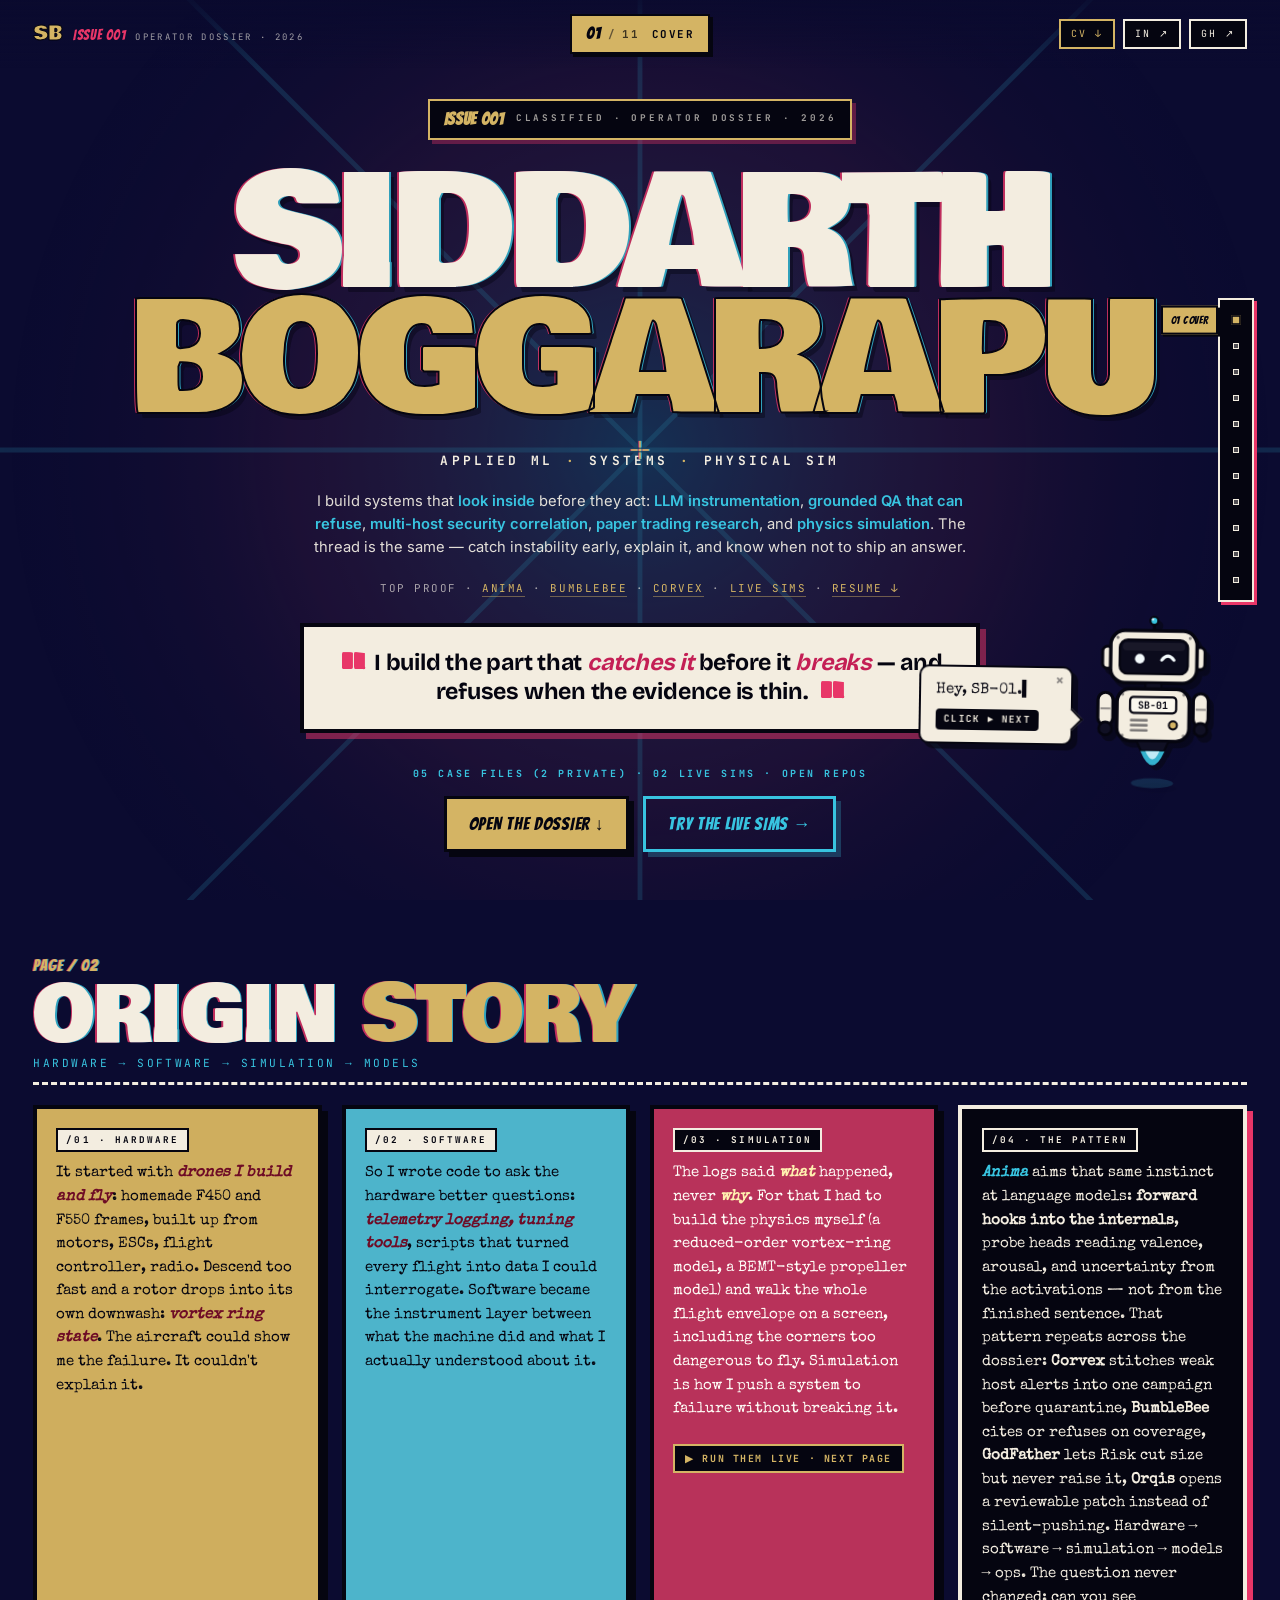
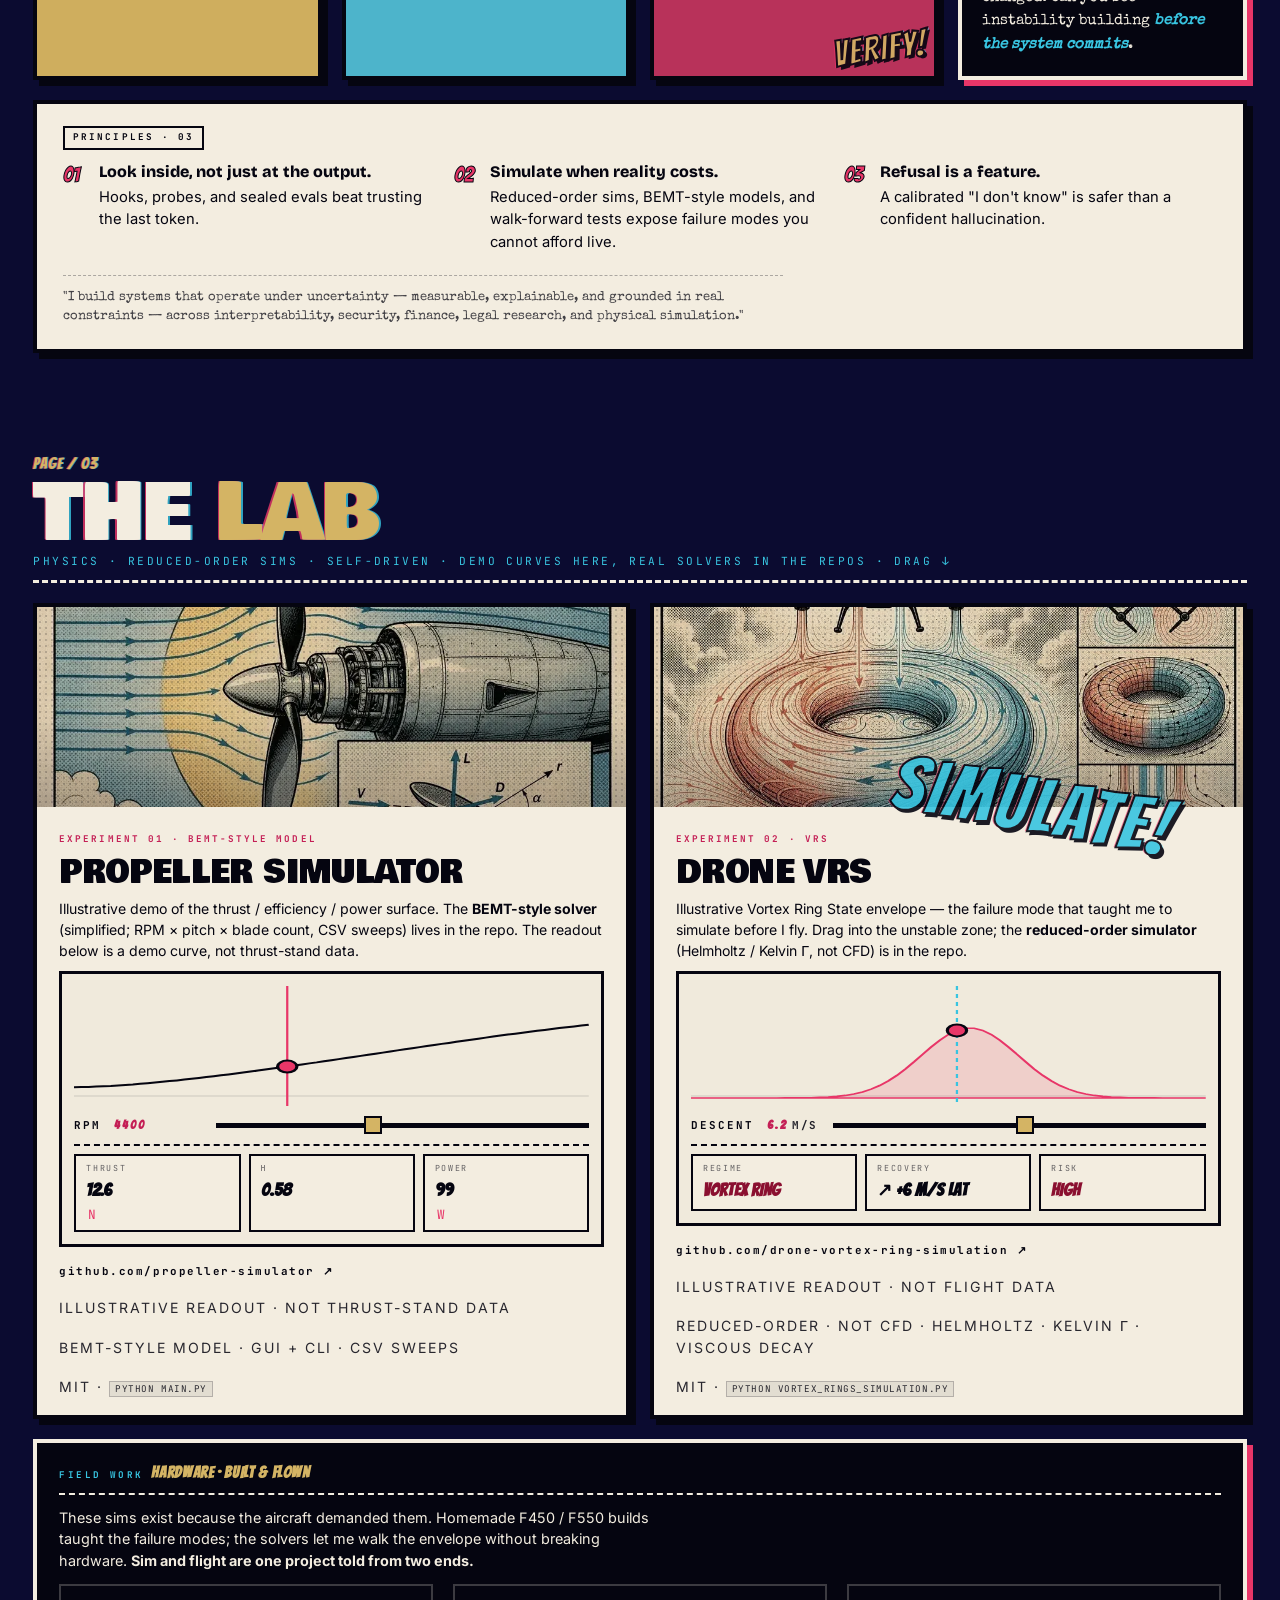
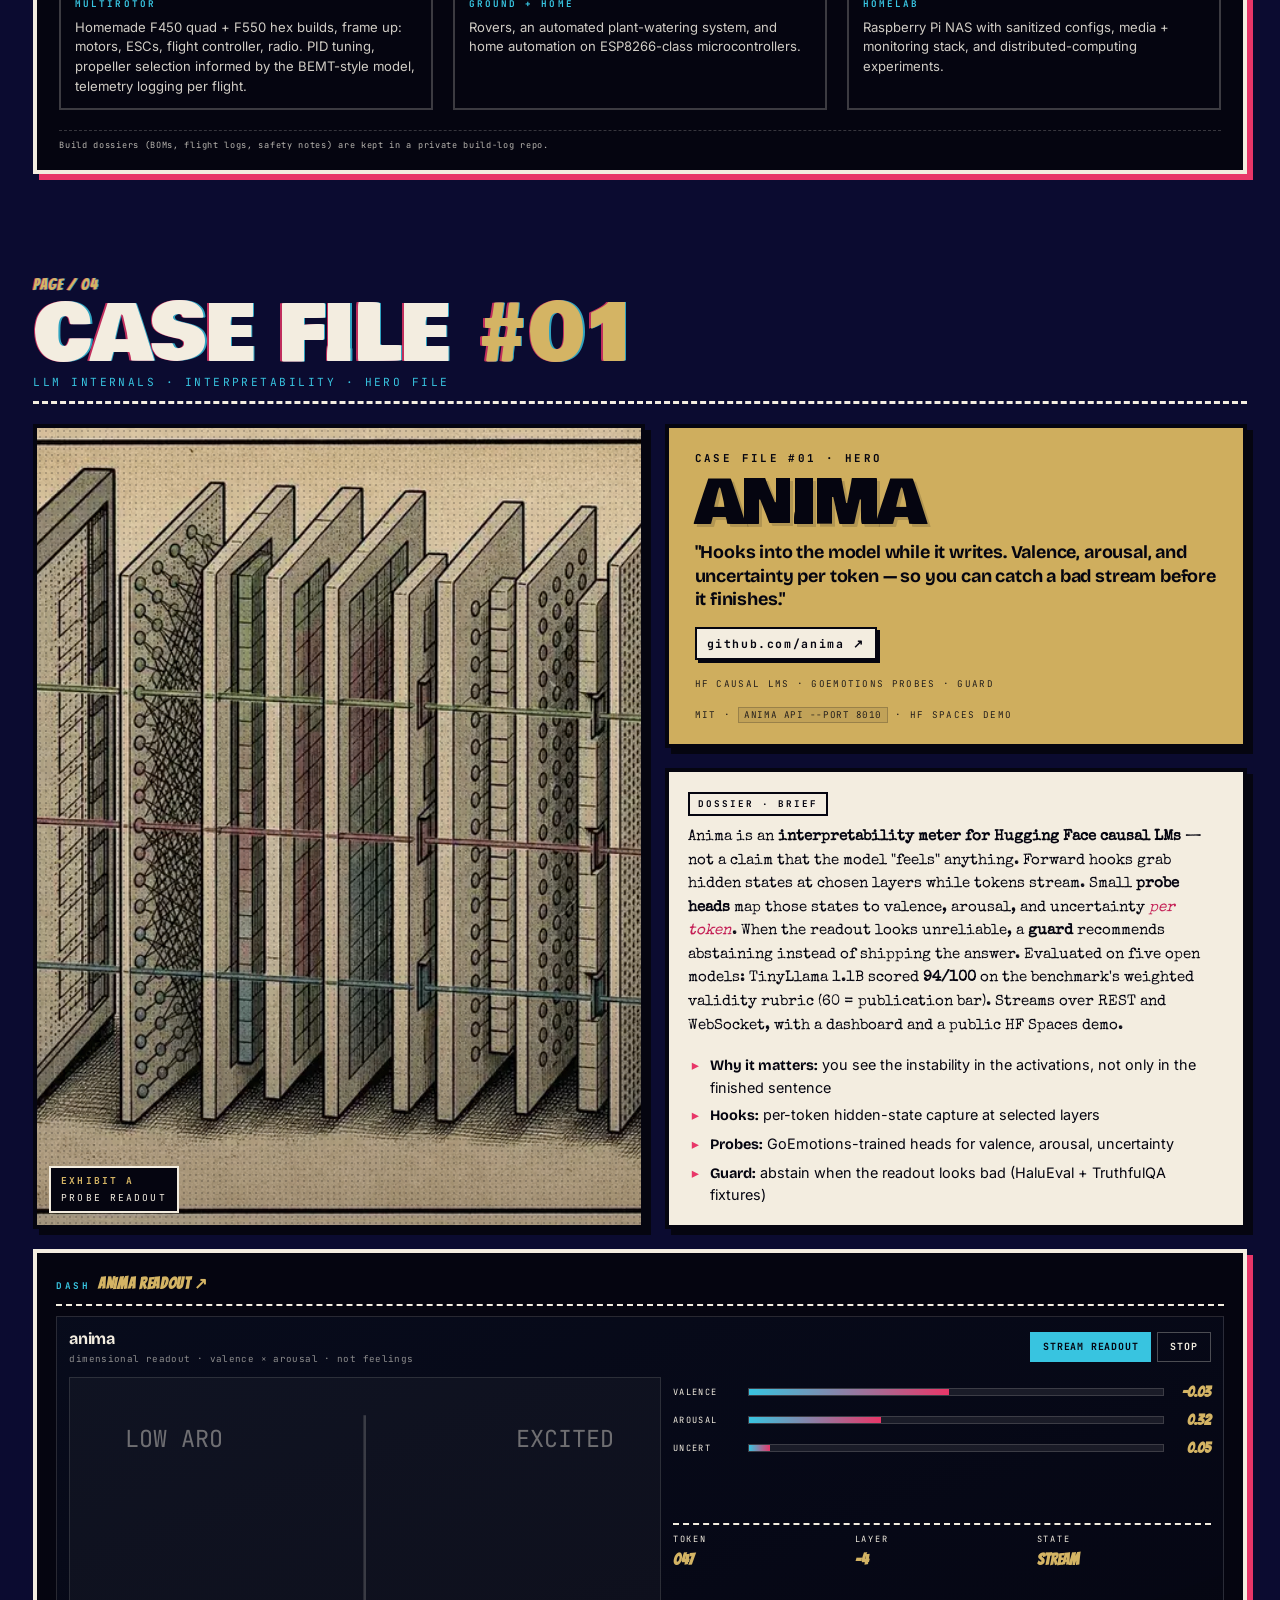
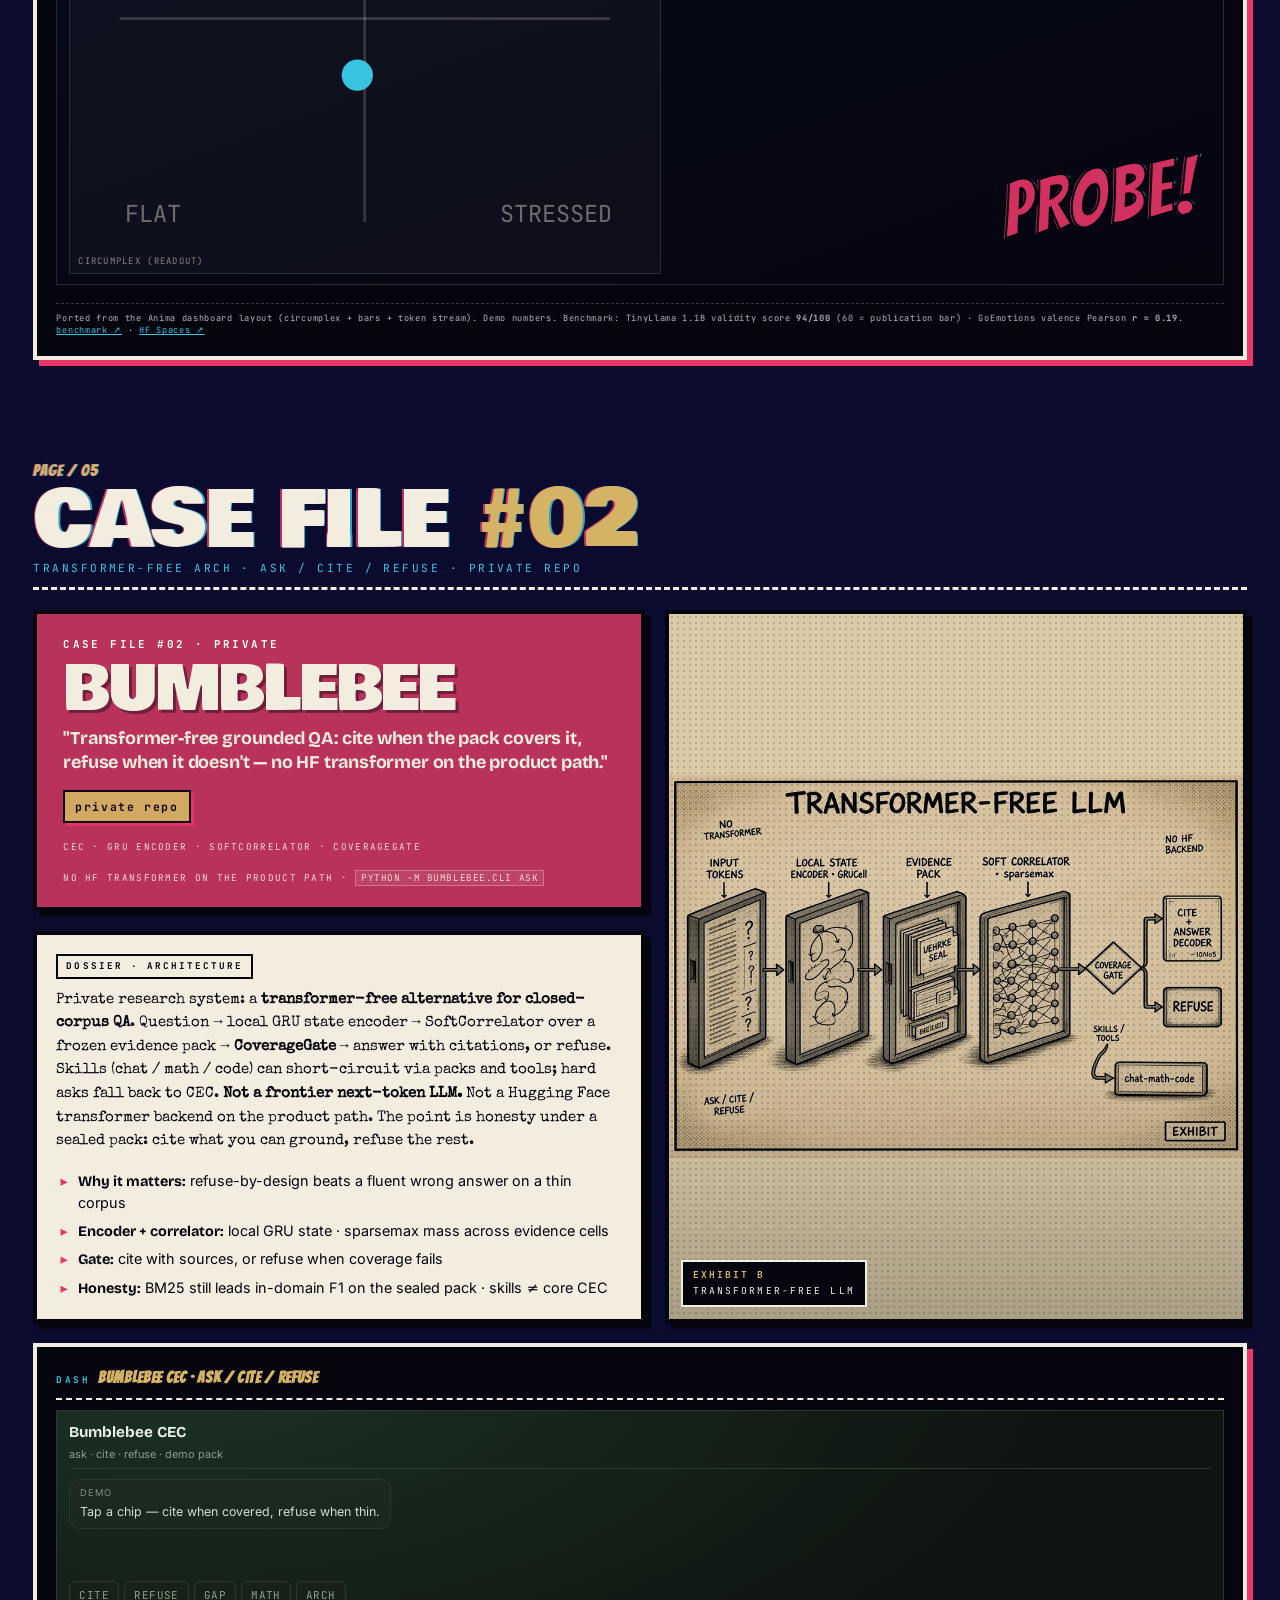
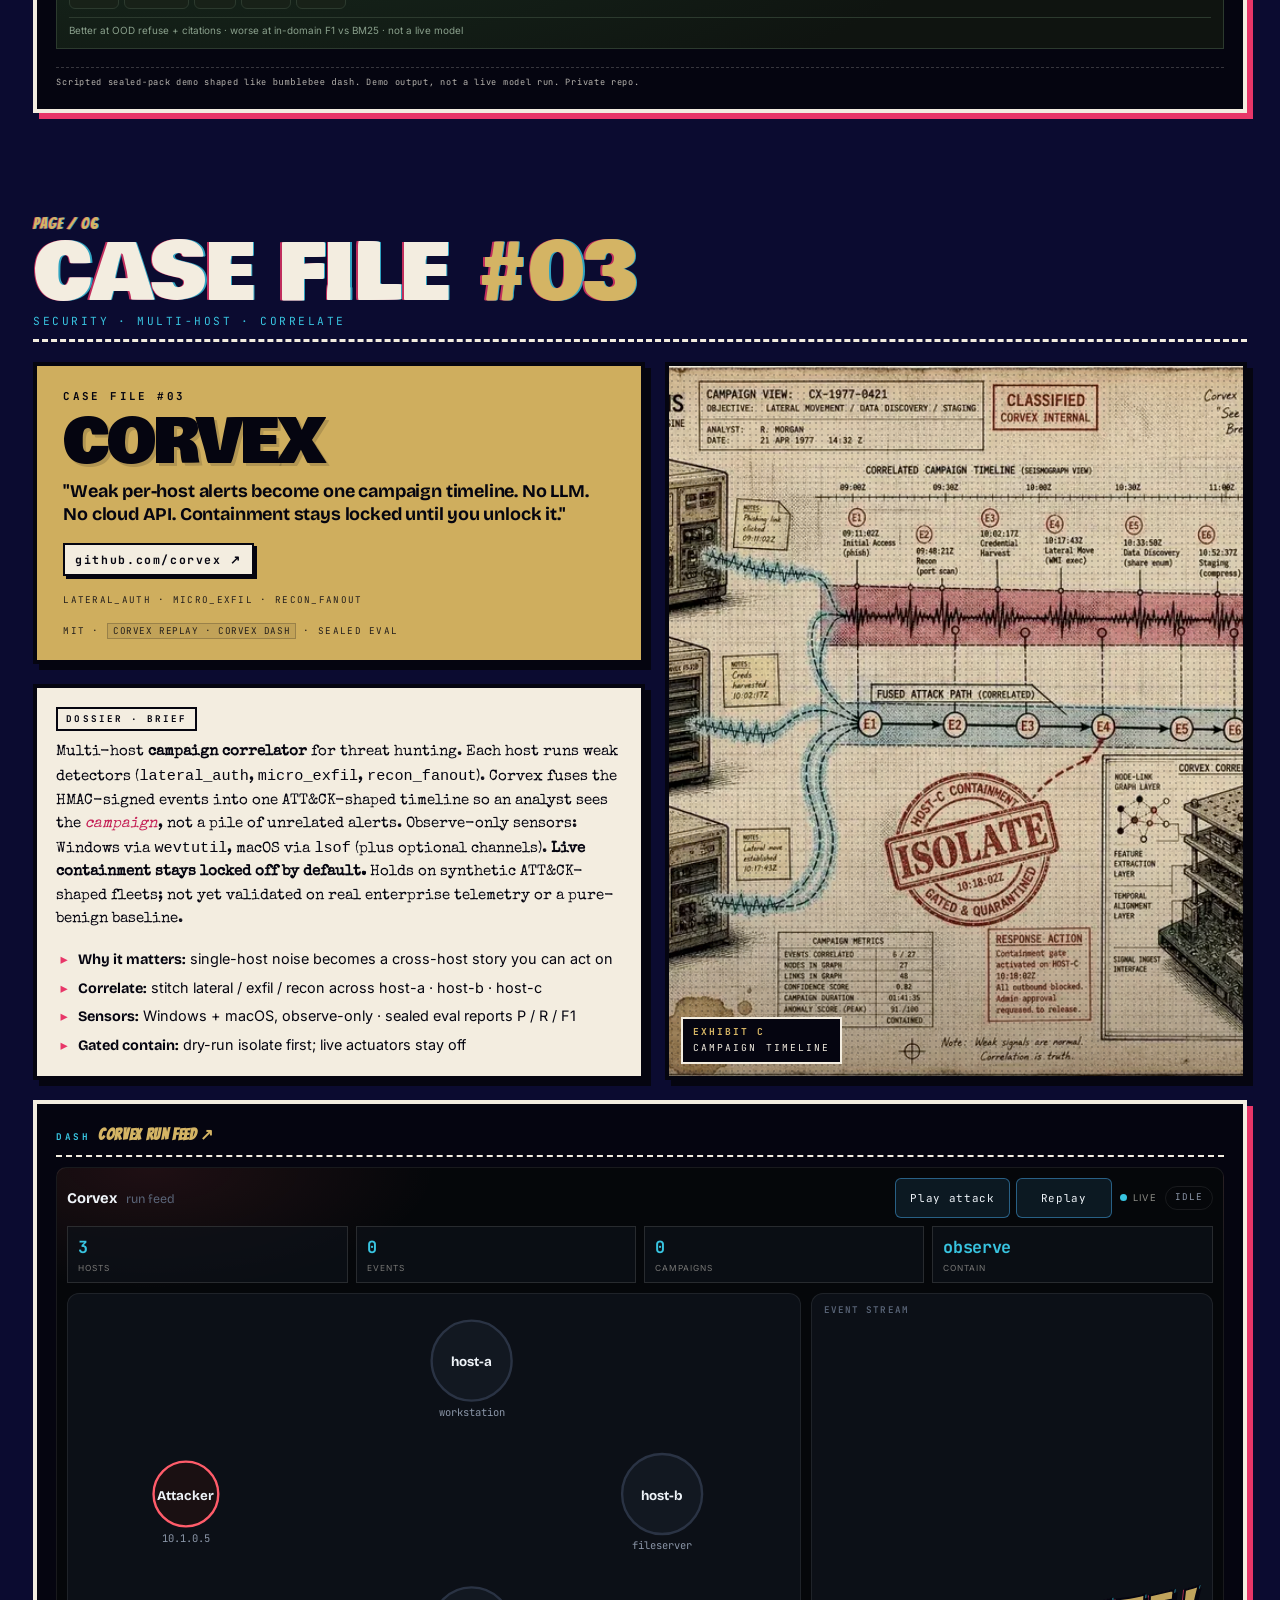
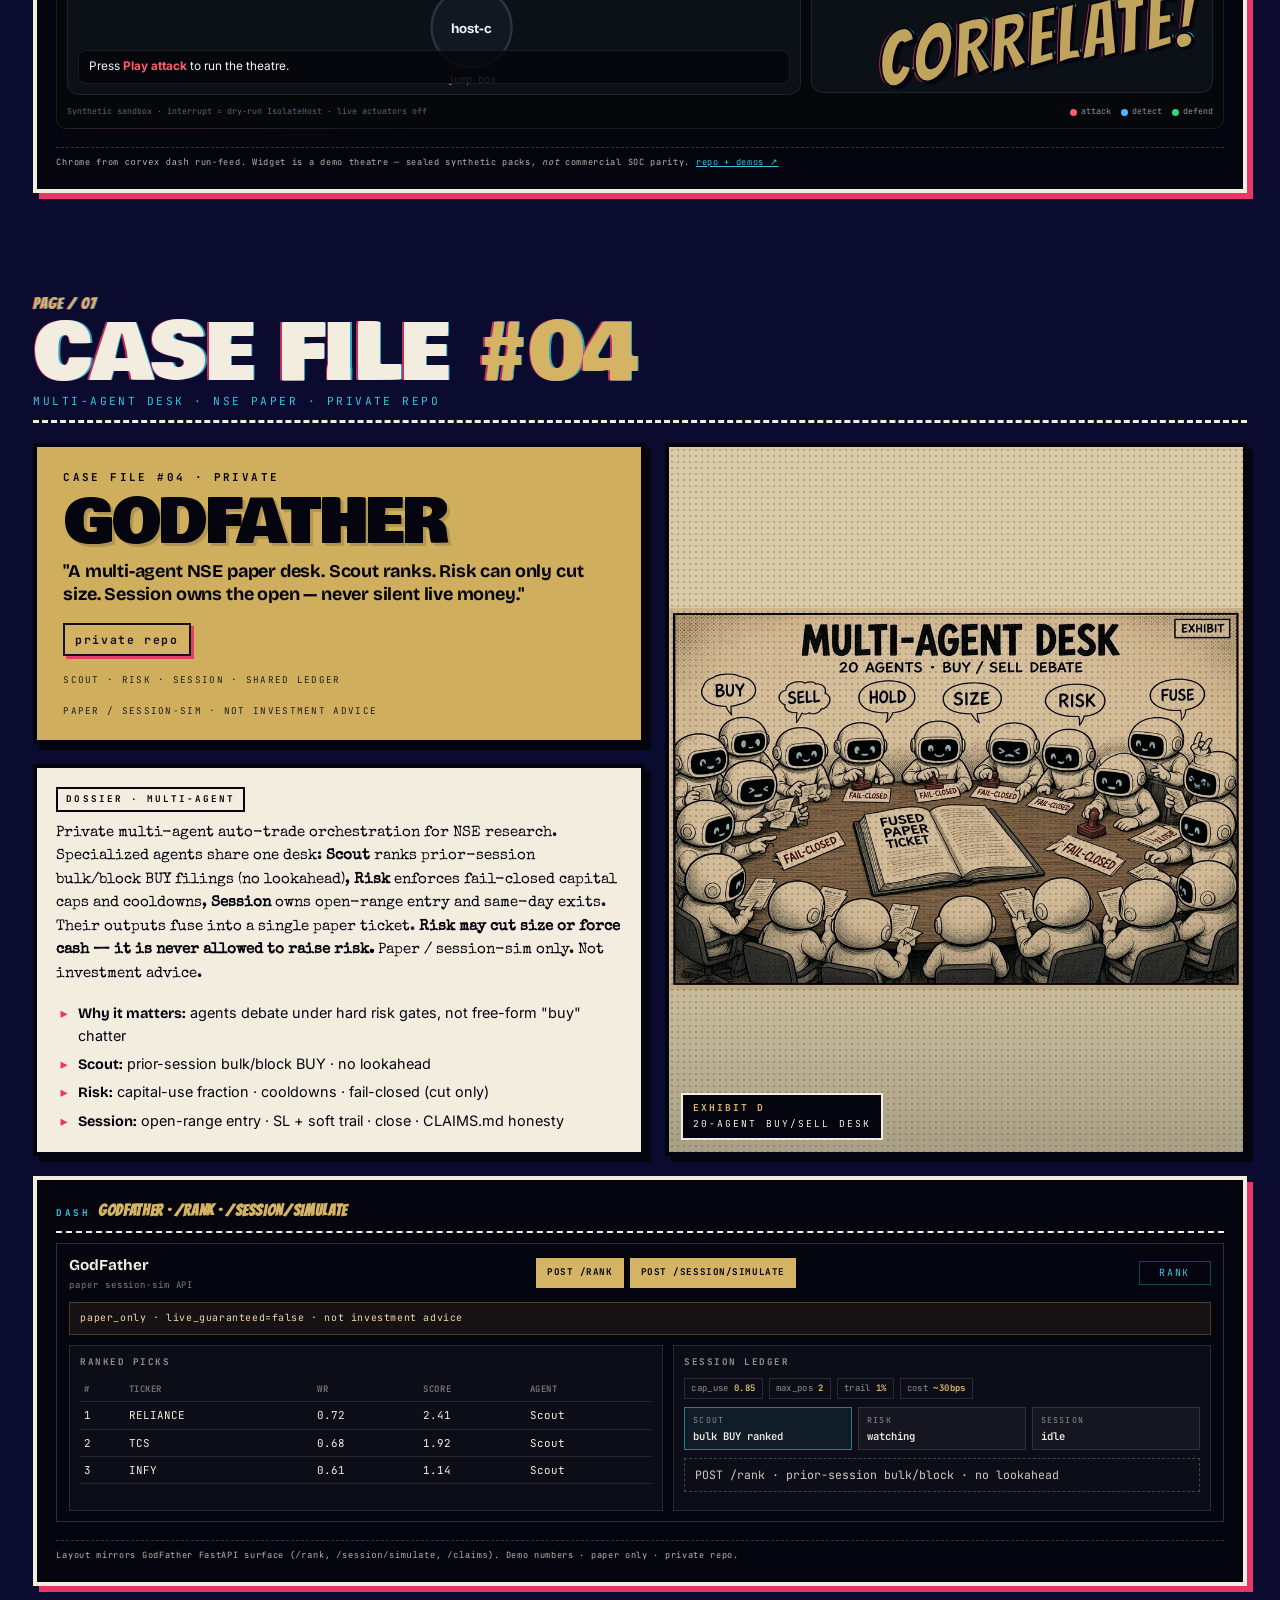
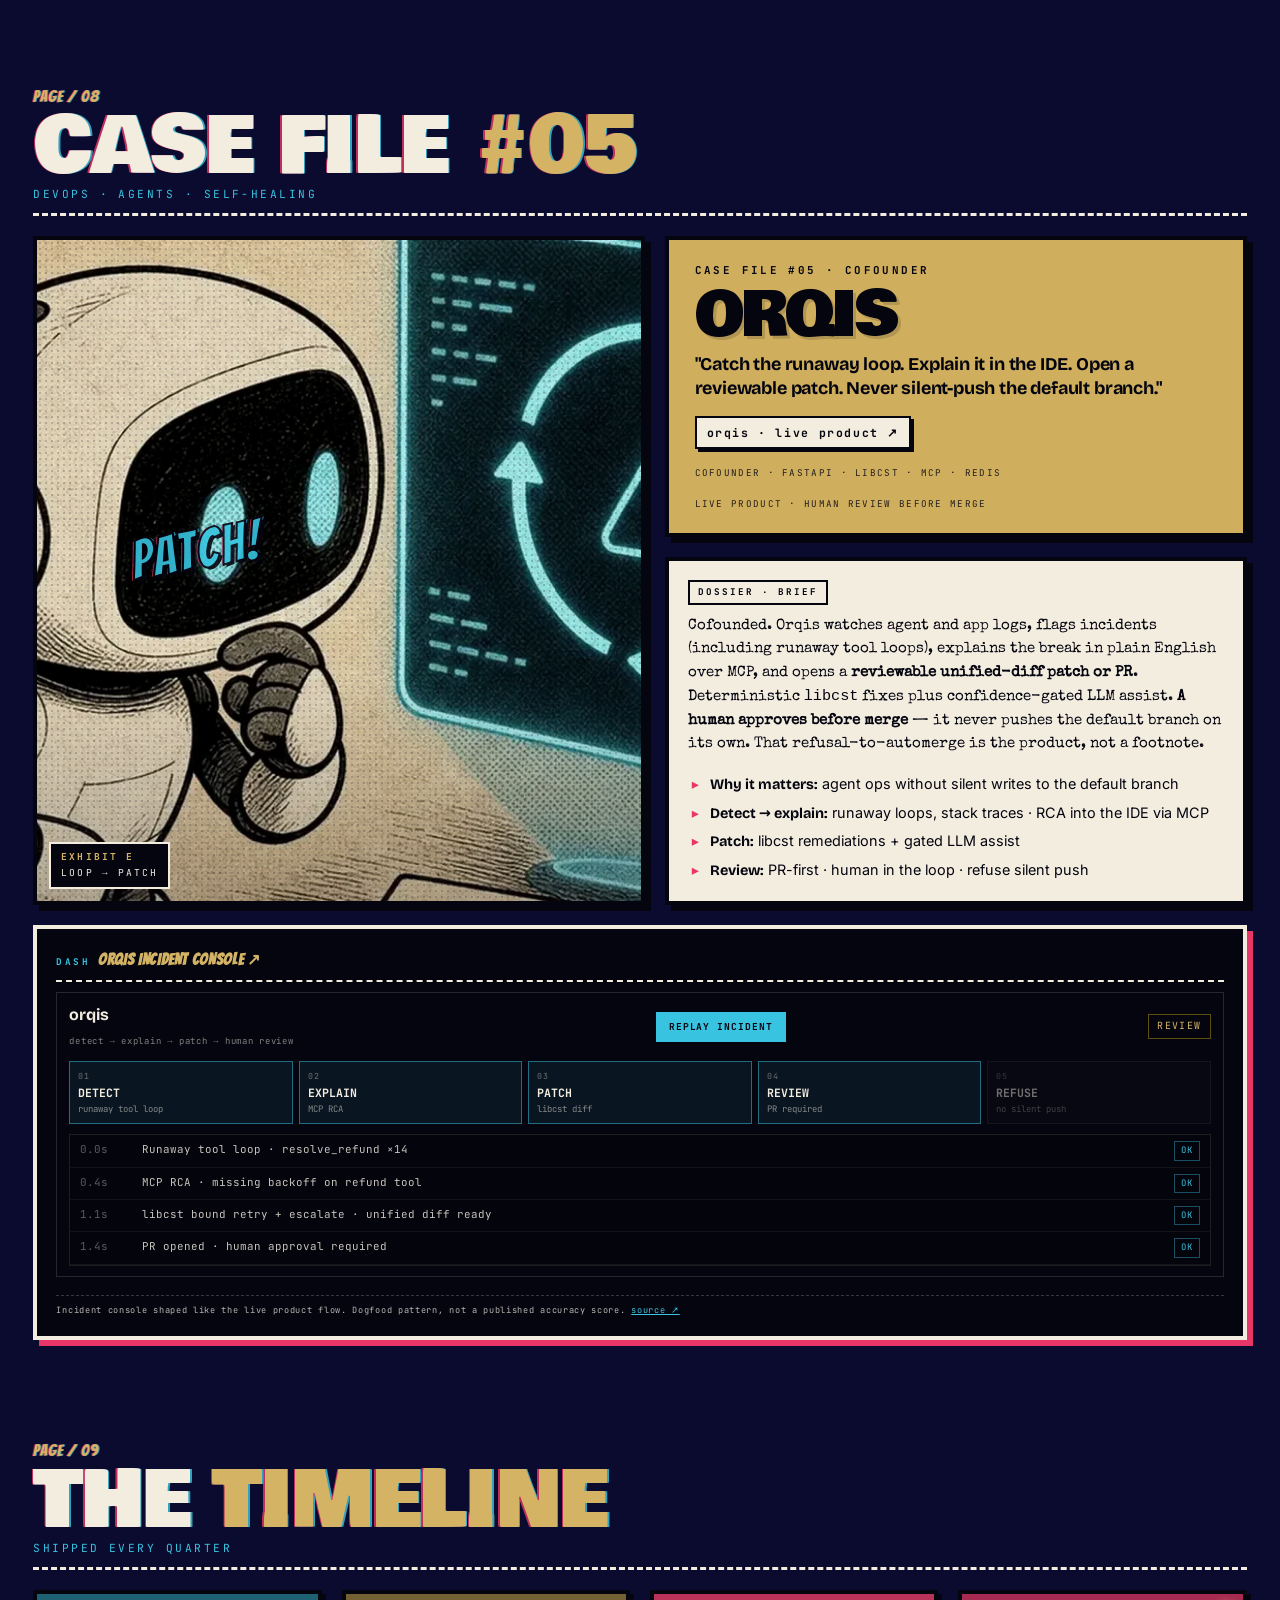
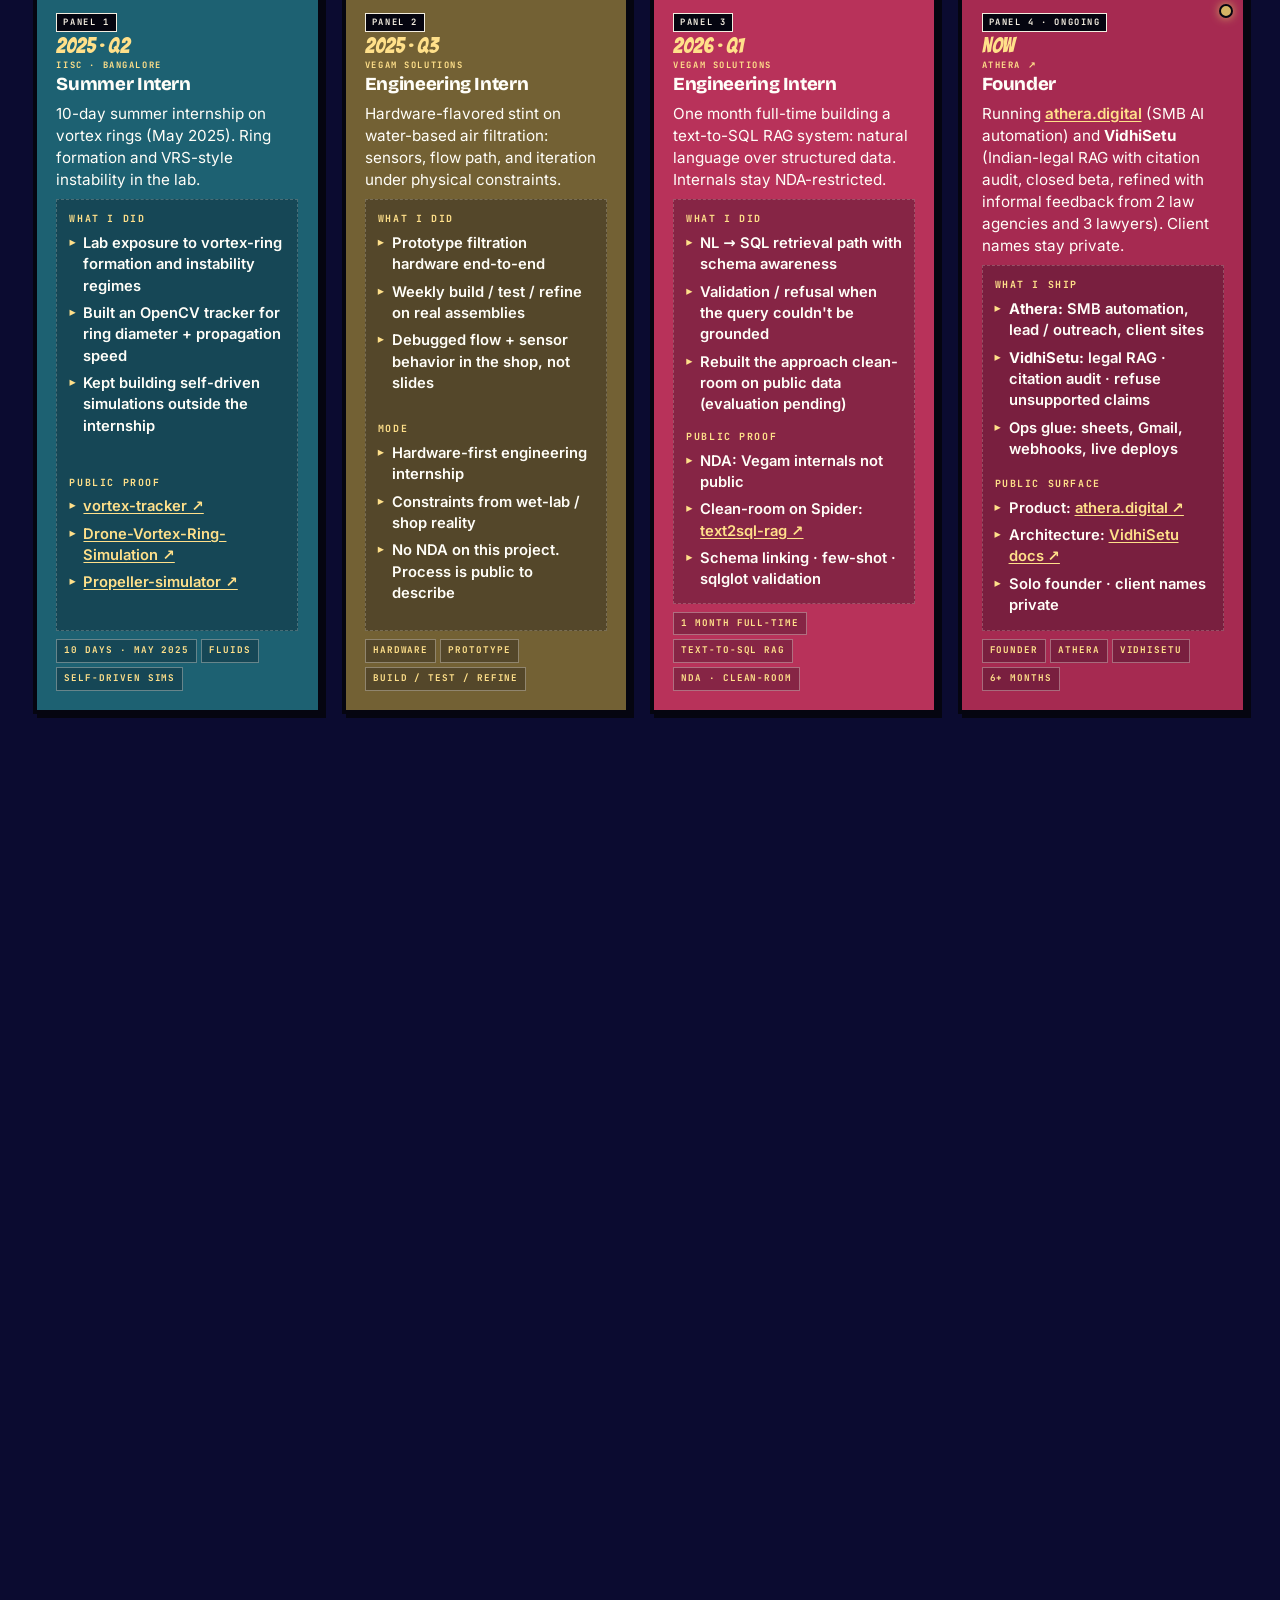
<file: index.html>
<!DOCTYPE html>
<html lang="en" data-page="0">
<head>
  <meta charset="UTF-8" />
  <meta name="viewport" content="width=device-width, initial-scale=1.0" />
  <title>Siddarth Boggarapu · Issue #001 / Operator-Verse</title>
  <meta name="description" content="Siddarth Boggarapu · systems that verify, cite, and refuse under uncertainty: LLM instrumentation, grounded QA, multi-host security correlation, paper trading research, agent ops, and physical simulation." />
  <meta http-equiv="Content-Security-Policy" content="default-src 'self'; base-uri 'self'; object-src 'none'; img-src 'self' data:; font-src 'self'; style-src 'self' 'unsafe-inline'; script-src 'self'; connect-src 'self' https://api.github.com" />
  <link rel="icon" href="data:image/svg+xml,<svg xmlns='http://www.w3.org/2000/svg' viewBox='0 0 100 100'><rect width='100' height='100' fill='%230a0a2e'/><text x='50' y='66' font-size='48' text-anchor='middle' fill='%23ffd60a' font-family='monospace' font-weight='800'>SB</text></svg>" />

  <!-- Self-hosted webfonts (same faces as before) · preload critical latin files to prevent CLS -->
  <link rel="preload" as="font" type="font/woff2" href="src/fonts/taiPGmVuC4y96PFeqp8sqomI_A.woff2" crossorigin>
  <link rel="preload" as="font" type="font/woff2" href="src/fonts/inter-400-latin.woff2" crossorigin>
  <link rel="preload" as="font" type="font/woff2" href="src/fonts/bricolage-800-latin.woff2" crossorigin>
  <link rel="preload" as="font" type="font/woff2" href="src/fonts/FeVQS0BTqb0h60ACH55Q2A.woff2" crossorigin>
  <link rel="preload" as="font" type="font/woff2" href="src/fonts/jetbrains-400-latin.woff2" crossorigin>
  <link rel="stylesheet" href="src/fonts/fonts.css?v=sb01-3" />
  <!-- Tiny critical paint so FCP isn't gated solely on the full comic stylesheet -->
  <style>
    html,body{margin:0;background:#0b0b30;color:#f3ede0}
    .loader{position:fixed;inset:0;z-index:1000;background:#0b0b30;display:grid;place-items:center}
    .loader.gone{opacity:0;pointer-events:none}
  </style>
  <link rel="stylesheet" href="src/styles/main.css?v=sb01-80" />
  <link rel="stylesheet" href="src/styles/print.css" media="print" />

  <script type="application/ld+json">
  {
    "@context": "https://schema.org",
    "@type": "Person",
    "name": "Siddarth Boggarapu",
    "url": "https://siddarthb07.github.io/siddarthb/",
    "email": "siddarthb078@gmail.com",
    "sameAs": [
      "https://github.com/Siddarthb07",
      "https://www.linkedin.com/in/siddarth-boggarapu-12411339b/"
    ],
    "description": "Student builder of systems that verify, cite, and refuse under uncertainty, across security correlation, grounded QA, LLM instrumentation, paper trading research, agent ops, and physical simulation.",
    "knowsAbout": ["machine learning", "campaign correlation", "grounded QA", "citation audit", "paper trading research", "agent ops", "reduced-order fluid simulation", "legal tech"],
    "subjectOf": [
      { "@type": "SoftwareSourceCode", "name": "Anima", "codeRepository": "https://github.com/Siddarthb07/Anima", "programmingLanguage": "Python" },
      { "@type": "SoftwareSourceCode", "name": "BumbleBee", "programmingLanguage": "Python" },
      { "@type": "SoftwareSourceCode", "name": "Corvex", "codeRepository": "https://github.com/Siddarthb07/corvex", "programmingLanguage": "Python" },
      { "@type": "SoftwareSourceCode", "name": "GodFather", "programmingLanguage": "Python" },
      { "@type": "SoftwareSourceCode", "name": "Orqis", "codeRepository": "https://github.com/VoidRaghav/Orqis-Auto-Agent-DevOps", "programmingLanguage": "Python" }
    ]
  }
  </script>
</head>
<body>

  <a class="skip-link" href="#comic">Skip to dossier</a>

  <!-- =========================================================
       SVG FILTERS · duotone halftone for image panels
       ========================================================= -->
  <svg width="0" height="0" style="position:absolute" aria-hidden="true">
    <defs>
      <filter id="comic-cyan-mag" x="0" y="0" width="100%" height="100%">
        <feColorMatrix type="matrix" values="
          1 0 0 0 0
          0 0.6 0 0 0
          0.4 0 1 0 0
          0 0 0 1 0"/>
        <feComponentTransfer>
          <feFuncR type="gamma" exponent="0.85"/>
          <feFuncG type="gamma" exponent="1.1"/>
          <feFuncB type="gamma" exponent="0.9"/>
        </feComponentTransfer>
      </filter>
      <filter id="comic-mag-yel">
        <feColorMatrix type="matrix" values="
          1 0.4 0 0 0
          0.5 0.9 0 0 0
          0 0 0.4 0 0
          0 0 0 1 0"/>
      </filter>
      <filter id="comic-cyan-yel">
        <feColorMatrix type="matrix" values="
          0.2 0 0.6 0 0
          0.7 1 0 0 0
          0 0 1 0 0
          0 0 0 1 0"/>
      </filter>
      <filter id="comic-red-yel">
        <feColorMatrix type="matrix" values="
          1.1 0.5 0 0 0
          0.3 0.8 0 0 0
          0 0 0.2 0 0
          0 0 0 1 0"/>
      </filter>
      <pattern id="halftoneDots" x="0" y="0" width="6" height="6" patternUnits="userSpaceOnUse">
        <circle cx="2" cy="2" r="1" fill="#050510"/>
      </pattern>
    </defs>
  </svg>

  <!-- =========================================================
       CUSTOM CURSOR · SVG comic crosshair
       ========================================================= -->
  <div id="cursor" aria-hidden="true">
    <div class="cur-inner">
      <svg class="cur-svg" viewBox="-20 -20 40 40" width="24" height="24" overflow="visible">
        <g class="cur-arms" stroke-linecap="round" fill="none">
          <line x1="-14" y1="0" x2="-5" y2="0"/>
          <line x1="5"   y1="0" x2="14" y2="0"/>
          <line x1="0" y1="-14" x2="0" y2="-5"/>
          <line x1="0" y1="5"   x2="0" y2="14"/>
        </g>
        <circle class="cur-dot" cx="0" cy="0" r="2.2"/>
      </svg>
    </div>
    <span class="cur-label" id="curLabel"></span>
  </div>

  <!-- =========================================================
       BOOT
       ========================================================= -->
  <div id="loader" class="loader" aria-hidden="true">
    <div class="boot-burst">
      <div class="boot-issue">ISSUE · 001 · 2026</div>
      <h1 class="boot-title">
        <span class="bt-1">OPENING</span>
        <span class="bt-2">DOSSIER</span>
      </h1>
      <pre class="boot-log" id="bootLog">> printing cover...........<span class="ok">ok</span>
> mixing inks · CMYK......<span class="ok">ok</span>
> stamping halftone.......<span class="ok">ok</span>
> binding 11 pages........<span class="ok">ok</span>
> syncing GitHub index....<span class="ok">live</span>
> mounting widgets........<span class="ok">04</span>
<span class="ok">[ ready ]</span> Issue 001 · scroll to read</pre>
      <div class="boot-bar"><i></i></div>
      <div class="boot-foot">
        <span>OPERATOR · SB</span>
        <span id="bootRdy">PRINTING</span>
      </div>
    </div>
  </div>

  <!-- =========================================================
       TOP HUD
       ========================================================= -->
  <header class="hud">
    <a href="#cover" class="brand" data-jump="0" data-cur="restart">
      <span class="b-mark">SB</span>
      <span class="b-issue">ISSUE&nbsp;001</span>
      <span class="b-meta">OPERATOR DOSSIER · 2026</span>
    </a>

    <div class="page-tag">
      <span class="pt-num" id="hudNum">01</span>
      <span class="pt-sep">/</span>
      <span class="pt-tot">11</span>
      <span class="pt-name" id="hudName">COVER</span>
    </div>

    <div class="hud-tools">
      <a href="assets/Siddarth_Boggarapu_Resume.pdf?v=9" target="_blank" rel="noopener noreferrer" class="hud-btn hud-btn-cv" data-cur="resume">CV ↓</a>
      <a href="https://www.linkedin.com/in/siddarth-boggarapu-12411339b/" target="_blank" rel="noopener noreferrer" class="hud-btn" data-cur="linkedin">IN ↗</a>
      <a href="https://github.com/Siddarthb07" target="_blank" rel="noopener noreferrer" class="hud-btn" data-cur="github">GH ↗</a>
    </div>
  </header>

  <!-- right edge dot rail -->
  <nav class="rail" aria-label="Pages">
    <a href="#cover"     data-jump="0" class="r-tick on"  data-num="01" data-name="COVER" aria-label="Page 01 Cover"><span></span></a>
    <a href="#origin"    data-jump="1" class="r-tick"     data-num="02" data-name="ORIGIN" aria-label="Page 02 Origin"><span></span></a>
    <a href="#lab"       data-jump="2" class="r-tick"     data-num="03" data-name="LAB" aria-label="Page 03 Lab"><span></span></a>
    <a href="#case-1"    data-jump="3" class="r-tick"     data-num="04" data-name="ANIMA" aria-label="Page 04 Anima"><span></span></a>
    <a href="#case-2"    data-jump="4" class="r-tick"     data-num="05" data-name="BUMBLEBEE" aria-label="Page 05 BumbleBee"><span></span></a>
    <a href="#case-3"    data-jump="5" class="r-tick"     data-num="06" data-name="CORVEX" aria-label="Page 06 Corvex"><span></span></a>
    <a href="#case-4"    data-jump="6" class="r-tick"     data-num="07" data-name="GODFATHER" aria-label="Page 07 GodFather"><span></span></a>
    <a href="#case-5"    data-jump="7" class="r-tick"     data-num="08" data-name="ORQIS" aria-label="Page 08 Orqis"><span></span></a>
    <a href="#timeline"  data-jump="8" class="r-tick"     data-num="09" data-name="TIMELINE" aria-label="Page 09 Timeline"><span></span></a>
    <a href="#operator"  data-jump="9" class="r-tick"     data-num="10" data-name="OPERATOR" aria-label="Page 10 Operator"><span></span></a>
    <a href="#signal"    data-jump="10" class="r-tick"    data-num="11" data-name="SIGNAL" aria-label="Page 11 Signal"><span></span></a>
  </nav>

  <!-- =========================================================
       PAGES
       ========================================================= -->
  <main id="comic">

    <!-- ════════ 01 · COVER ════════ -->
    <section class="page cover" id="cover" data-page="0" data-name="COVER">
      <div class="page-bg-halftone"></div>

      <div class="cover-burst" aria-hidden="true">
        <svg viewBox="0 0 800 800" preserveAspectRatio="xMidYMid slice">
          <defs>
            <radialGradient id="rg1" cx="50%" cy="50%" r="50%">
              <stop offset="0%" stop-color="#38c4e0" stop-opacity=".34"/>
              <stop offset="55%" stop-color="#d64a72" stop-opacity=".14"/>
              <stop offset="100%" stop-color="#0a0a2e" stop-opacity="0"/>
            </radialGradient>
          </defs>
          <circle cx="400" cy="400" r="400" fill="url(#rg1)"/>
          <g stroke="#38c4e0" stroke-width="3" opacity=".26">
            <line x1="400" y1="0" x2="400" y2="800"/>
            <line x1="0" y1="400" x2="800" y2="400"/>
            <line x1="80" y1="80" x2="720" y2="720"/>
            <line x1="720" y1="80" x2="80" y2="720"/>
          </g>
        </svg>
      </div>

      <div class="cover-issue">
        <span class="ci-bang">ISSUE 001</span>
        <span class="ci-meta">CLASSIFIED · OPERATOR DOSSIER · 2026</span>
      </div>

      <h1 class="cover-name chromatic">
        <span class="cn-line">SIDDARTH</span>
        <span class="cn-line cn-yel">BOGGARAPU</span>
      </h1>

      <p class="cover-tag">
        <span>APPLIED ML</span><i>·</i><span>SYSTEMS</span><i>·</i><span>PHYSICAL SIM</span>
      </p>

      <p class="cover-deck">
        I build systems that <strong>look inside</strong> before they act: <strong>LLM instrumentation</strong>, <strong>grounded QA that can refuse</strong>, <strong>multi-host security correlation</strong>, <strong>paper trading research</strong>, and <strong>physics simulation</strong>. The thread is the same — catch instability early, explain it, and know when not to ship an answer.
      </p>

      <p class="cover-proof">
        Top proof · <a href="#case-1" data-jump="3" data-cur="anima">Anima</a> · <a href="#case-2" data-jump="4" data-cur="bumblebee">BumbleBee</a> · <a href="#case-3" data-jump="5" data-cur="corvex">Corvex</a> · <a href="#lab" data-jump="2" data-cur="lab">live sims</a> · <a href="assets/Siddarth_Boggarapu_Resume.pdf?v=9" target="_blank" rel="noopener noreferrer" data-cur="resume">resume ↓</a>
      </p>

      <div class="cover-quote">
        <span class="cq-mark">"</span>
        I build the part that <em>catches it</em> before it <em>breaks</em> — and refuses when the evidence is thin.
        <span class="cq-mark cq-end">"</span>
      </div>

      <div class="cover-foot">
        <span class="cf-pages" id="coverMeta">05 CASE FILES (2 PRIVATE) · 02 LIVE SIMS · OPEN REPOS</span>
        <div class="cf-ctas">
          <a href="#origin" class="cf-cta" data-jump="1" data-cur="open">
            <span>OPEN THE DOSSIER ↓</span>
          </a>
          <a href="#lab" class="cf-cta cf-cta-alt" data-jump="2" data-cur="open">
            <span>TRY THE LIVE SIMS →</span>
          </a>
        </div>
      </div>

    </section>

    <!-- ════════ 02 · ORIGIN · manifesto in narration panels ════════ -->
    <section class="page origin" id="origin" data-page="1" data-name="ORIGIN">
      <div class="page-bg-halftone"></div>

      <header class="page-head">
        <div class="ph-num">PAGE / 02</div>
        <h2 class="ph-title chromatic">ORIGIN <em>STORY</em></h2>
        <div class="ph-sub">hardware → software → simulation → models</div>
      </header>

      <div class="origin-grid">
        <div class="panel narr panel-yel">
          <span class="narr-tag">/01 · HARDWARE</span>
          <p>
            It started with <em>drones I build and fly</em>: homemade F450 and F550 frames, built up from motors, ESCs, flight controller, radio. Descend too fast and a rotor drops into its own downwash: <em>vortex ring state</em>. The aircraft could show me the failure. It couldn't explain it.
          </p>
        </div>

        <div class="panel narr panel-cyan">
          <span class="narr-tag">/02 · SOFTWARE</span>
          <p>
            So I wrote code to ask the hardware better questions: <em>telemetry logging, tuning tools</em>, scripts that turned every flight into data I could interrogate. Software became the instrument layer between what the machine did and what I actually understood about it.
          </p>
        </div>

        <div class="panel narr panel-mag">
          <span class="narr-tag">/03 · SIMULATION</span>
          <p>
            The logs said <em>what</em> happened, never <em>why</em>. For that I had to build the physics myself (a reduced-order vortex-ring model, a BEMT-style propeller model) and walk the whole flight envelope on a screen, including the corners too dangerous to fly. Simulation is how I push a system to failure without breaking it.
          </p>
          <a class="narr-jump" href="#lab" data-jump="2" data-cur="open">▶ run them live · next page</a>
          <div class="sfx sfx-origin">VERIFY!</div>
        </div>

        <div class="panel narr panel-ink">
          <span class="narr-tag">/04 · THE PATTERN</span>
          <p>
            <em>Anima</em> aims that same instinct at language models: <strong>forward hooks into the internals</strong>, probe heads reading valence, arousal, and uncertainty from the activations — not from the finished sentence. That pattern repeats across the dossier: <strong>Corvex</strong> stitches weak host alerts into one campaign before quarantine, <strong>BumbleBee</strong> cites or refuses on coverage, <strong>GodFather</strong> lets Risk cut size but never raise it, <strong>Orqis</strong> opens a reviewable patch instead of silent-pushing. Hardware → software → simulation → models → ops. The question never changed: can you see instability building <em>before the system commits</em>.
          </p>
        </div>

        <div class="panel principles panel-paper">
          <span class="narr-tag">PRINCIPLES · 03</span>
          <ol>
            <li><b>Look inside, not just at the output.</b> Hooks, probes, and sealed evals beat trusting the last token.</li>
            <li><b>Simulate when reality costs.</b> Reduced-order sims, BEMT-style models, and walk-forward tests expose failure modes you cannot afford live.</li>
            <li><b>Refusal is a feature.</b> A calibrated "I don't know" is safer than a confident hallucination.</li>
          </ol>
          <p class="pr-quote">"I build systems that operate under uncertainty — measurable, explainable, and grounded in real constraints — across interpretability, security, finance, legal research, and physical simulation."</p>
        </div>
      </div>
    </section>

    <!-- ════════ 03 · THE LAB · sim experiments ════════ -->
    <section class="page lab" id="lab" data-page="2" data-name="THE LAB" data-acc="cyan">
      <div class="page-bg-halftone"></div>

      <header class="page-head">
        <div class="ph-num">PAGE / 03</div>
        <h2 class="ph-title chromatic">THE <em>LAB</em></h2>
        <div class="ph-sub">PHYSICS · REDUCED-ORDER SIMS · SELF-DRIVEN · demo curves here, real solvers in the repos · drag ↓</div>
      </header>

      <div class="lab-grid">
        <article class="panel lab-piece panel-paper">
          <figure class="panel-img-inline" data-img-fx="comic-cyan-yel">
            <img src="src/images/proj-propeller.webp?v=5" alt="Propeller BEMT-style simulator exhibit plate" loading="lazy" decoding="async" width="960" height="640" />
            <div class="img-halftone"></div>
          </figure>
          <div class="lp-body">
            <span class="lp-tag">EXPERIMENT 01 · BEMT-STYLE MODEL</span>
            <h3 class="lp-name">Propeller Simulator</h3>
            <p>Illustrative demo of the thrust / efficiency / power surface. The <strong>BEMT-style solver</strong> (simplified; RPM × pitch × blade count, CSV sweeps) lives in the repo. The readout below is a demo curve, not thrust-stand data.</p>
            <div class="rig">
              <svg class="rig-chart" viewBox="0 0 320 120" preserveAspectRatio="none" aria-hidden="true">
                <path d="M0,110 L320,110" stroke="rgba(5,5,16,.15)"/>
                <path id="thrustCurve" d="" stroke="var(--ink)" stroke-width="2" fill="none"/>
                <line id="rpmCursor" x1="0" y1="0" x2="0" y2="120" stroke="var(--magenta)" stroke-width="1.4"/>
                <circle id="rpmPoint" cx="0" cy="0" r="6" fill="var(--magenta)" stroke="var(--ink)" stroke-width="2"/>
              </svg>
              <div class="rig-row">
                <label for="rpmRange">RPM <b id="rpmVal">4400</b></label>
                <input id="rpmRange" type="range" min="1500" max="8500" value="4400" step="50" aria-valuemin="1500" aria-valuemax="8500" aria-valuenow="4400" aria-label="Propeller RPM" />
              </div>
              <div class="rig-readout">
                <div><span>THRUST</span><b id="thrustVal">18.4</b><i>N</i></div>
                <div><span>η</span><b id="effVal">0.71</b></div>
                <div><span>POWER</span><b id="pwrVal">112</b><i>W</i></div>
              </div>
            </div>
            <a class="lp-link" href="https://github.com/Siddarthb07/Propeller-simulator" target="_blank" rel="noopener noreferrer" data-cur="repo">github.com/Propeller-simulator ↗</a>
            <p class="case-proof">ILLUSTRATIVE READOUT · NOT THRUST-STAND DATA</p>
            <p class="case-proof">BEMT-STYLE MODEL · GUI + CLI · CSV sweeps</p>
            <p class="case-proof">MIT · <code>python main.py</code></p>
          </div>
        </article>

        <article class="panel lab-piece panel-paper">
          <figure class="panel-img-inline" data-img-fx="comic-cyan-mag">
            <img src="src/images/proj-vortex.webp?v=5" alt="Vortex-ring reduced-order simulator exhibit plate" loading="lazy" decoding="async" width="960" height="640" />
            <div class="img-halftone"></div>
          </figure>
          <div class="lp-body">
            <span class="lp-tag">EXPERIMENT 02 · VRS</span>
            <h3 class="lp-name">Drone VRS</h3>
            <p>Illustrative Vortex Ring State envelope — the failure mode that taught me to simulate before I fly. Drag into the unstable zone; the <strong>reduced-order simulator</strong> (Helmholtz / Kelvin Γ, not CFD) is in the repo.</p>
            <div class="rig">
              <svg class="rig-chart vrs" viewBox="0 0 320 120" preserveAspectRatio="none" aria-hidden="true">
                <path d="M0,110 L320,110" stroke="rgba(5,5,16,.15)"/>
                <path id="vrsField" d="" stroke="var(--red)" stroke-width="1.6" fill="rgba(232,54,104,.15)"/>
                <line id="vdLine" x1="0" y1="0" x2="0" y2="120" stroke="var(--cyan)" stroke-width="1.4" stroke-dasharray="4 4"/>
                <circle id="vrsPoint" cx="160" cy="60" r="6" fill="var(--cyan)" stroke="var(--ink)" stroke-width="2"/>
              </svg>
              <div class="rig-row">
                <label for="vdRange">DESCENT <b id="vdVal">6.2</b><i>m/s</i></label>
                <input id="vdRange" type="range" min="0" max="12" value="6.2" step="0.1" aria-valuemin="0" aria-valuemax="12" aria-valuenow="6.2" aria-label="Descent rate meters per second" />
              </div>
              <div class="rig-readout">
                <div><span>REGIME</span><b id="vrsRegime">UNSTABLE</b></div>
                <div><span>RECOVERY</span><b id="vrsRec">↗ +6 m/s lat</b></div>
                <div><span>RISK</span><b id="vrsRisk">HIGH</b></div>
              </div>
            </div>
            <a class="lp-link" href="https://github.com/Siddarthb07/Drone-Vortex-Ring-Simulation" target="_blank" rel="noopener noreferrer" data-cur="repo">github.com/Drone-Vortex-Ring-Simulation ↗</a>
            <p class="case-proof">ILLUSTRATIVE READOUT · NOT FLIGHT DATA</p>
            <p class="case-proof">REDUCED-ORDER · NOT CFD · Helmholtz · Kelvin Γ · viscous decay</p>
            <p class="case-proof">MIT · <code>python vortex_rings_simulation.py</code></p>
          </div>
        </article>

        <article class="panel lab-hw panel-ink">
          <div class="ev-head"><span>FIELD WORK</span><b>HARDWARE · BUILT &amp; FLOWN</b></div>
          <p class="hw-intro">These sims exist because the aircraft demanded them. Homemade F450 / F550 builds taught the failure modes; the solvers let me walk the envelope without breaking hardware. <strong>Sim and flight are one project told from two ends.</strong></p>
          <div class="hw-grid">
            <div class="hw-cell">
              <span class="hw-tag">MULTIROTOR</span>
              <p>Homemade F450 quad + F550 hex builds, frame up: motors, ESCs, flight controller, radio. PID tuning, propeller selection informed by the BEMT-style model, telemetry logging per flight.</p>
            </div>
            <div class="hw-cell">
              <span class="hw-tag">GROUND + HOME</span>
              <p>Rovers, an automated plant-watering system, and home automation on ESP8266-class microcontrollers.</p>
            </div>
            <div class="hw-cell">
              <span class="hw-tag">HOMELAB</span>
              <p>Raspberry Pi NAS with sanitized configs, media + monitoring stack, and distributed-computing experiments.</p>
            </div>
          </div>
          <p class="ev-note">Build dossiers (BOMs, flight logs, safety notes) are kept in a private build-log repo.</p>
        </article>

        <div class="sfx sfx-lab">SIMULATE!</div>
      </div>
    </section>

    <!-- ════════ 04 · CASE FILE #01 · ANIMA (HERO) ════════ -->
    <section class="page case" id="case-1" data-page="3" data-name="ANIMA" data-acc="magenta">
      <div class="page-bg-halftone"></div>

      <header class="page-head">
        <div class="ph-num">PAGE / 04</div>
        <h2 class="ph-title chromatic">CASE FILE <em>#01</em></h2>
        <div class="ph-sub">LLM INTERNALS · INTERPRETABILITY · HERO FILE</div>
      </header>

      <div class="case-grid">
        <figure class="panel panel-img panel-mag" data-img-fx="comic-cyan-mag">
          <img src="src/images/proj-anima.webp?v=6" alt="Wireframe neural layers with valence, arousal, and uncertainty probe waveforms" loading="lazy" decoding="async" width="960" height="640" />
          <div class="img-halftone"></div>
          <figcaption class="img-cap">
            <span class="ic-num">EXHIBIT A</span>
            <span class="ic-name">PROBE READOUT</span>
          </figcaption>
        </figure>

        <div class="panel panel-title panel-yel">
          <span class="pt-pre">CASE FILE #01 · HERO</span>
          <h3 class="case-name">ANIMA</h3>
          <p class="case-pull">
            "Hooks into the model while it writes. Valence, arousal, and uncertainty per token — so you can catch a bad stream before it finishes."
          </p>
          <a class="case-repo" href="https://github.com/Siddarthb07/Anima" target="_blank" rel="noopener noreferrer" data-cur="open repo">
            github.com/Anima ↗
          </a>
          <p class="case-proof">HF causal LMs · GoEmotions probes · guard</p>
          <p class="case-proof">MIT · <code>anima api --port 8010</code> · HF Spaces demo</p>
        </div>

        <div class="panel narr panel-paper">
          <span class="narr-tag">DOSSIER · BRIEF</span>
          <p>
            Anima is an <strong>interpretability meter for Hugging Face causal LMs</strong> — not a claim that the model "feels" anything. Forward hooks grab hidden states at chosen layers while tokens stream. Small <strong>probe heads</strong> map those states to valence, arousal, and uncertainty <em>per token</em>. When the readout looks unreliable, a <strong>guard</strong> recommends abstaining instead of shipping the answer. Evaluated on five open models: TinyLlama 1.1B scored <strong>94/100</strong> on the benchmark's weighted validity rubric (60 = publication bar). Streams over REST and WebSocket, with a dashboard and a public HF Spaces demo.
          </p>
          <ul class="case-bullets">
            <li><b>Why it matters:</b> you see the instability in the activations, not only in the finished sentence</li>
            <li><b>Hooks:</b> per-token hidden-state capture at selected layers</li>
            <li><b>Probes:</b> GoEmotions-trained heads for valence, arousal, uncertainty</li>
            <li><b>Guard:</b> abstain when the readout looks bad (HaluEval + TruthfulQA fixtures)</li>
          </ul>
        </div>

        <div class="panel evidence panel-ink">
          <div class="ev-head">
            <span>DASH</span><a href="https://huggingface.co/spaces/sidb078/Anima" target="_blank" rel="noopener noreferrer" data-cur="demo"><b>ANIMA READOUT ↗</b></a>
          </div>
          <div class="an-dash" id="animaWidget" aria-live="polite">
            <header class="an-top">
              <div class="an-brand">
                <b>anima</b>
                <span>dimensional readout · valence × arousal · not feelings</span>
              </div>
              <div class="an-controls">
                <button type="button" class="an-btn" id="anStream" data-cur="stream">Stream readout</button>
                <button type="button" class="an-btn ghost" id="anStop" data-cur="stop">Stop</button>
              </div>
            </header>
            <div class="an-grid">
              <div class="an-circ" id="anCirc" aria-hidden="true">
                <svg viewBox="0 0 220 180" class="an-circ-svg">
                  <line x1="110" y1="12" x2="110" y2="168" stroke="rgba(254,249,237,.18)"/>
                  <line x1="16" y1="90" x2="204" y2="90" stroke="rgba(254,249,237,.18)"/>
                  <text x="18" y="24" class="an-q">low aro</text>
                  <text x="168" y="24" class="an-q">excited</text>
                  <text x="18" y="168" class="an-q">flat</text>
                  <text x="162" y="168" class="an-q">stressed</text>
                  <g id="anDots"></g>
                  <circle id="anDot" cx="120" cy="80" r="6" fill="var(--cyan)"/>
                </svg>
                <div class="an-circ-label">Circumplex (readout)</div>
              </div>
              <div class="an-side">
                <div class="probe-dims">
                  <div class="probe-row"><span>VALENCE</span><div class="probar"><i id="valBar"></i></div><b id="valNum">+0.12</b></div>
                  <div class="probe-row"><span>AROUSAL</span><div class="probar"><i id="aroBar"></i></div><b id="aroNum">0.48</b></div>
                  <div class="probe-row"><span>UNCERT</span><div class="probar"><i id="uncBar"></i></div><b id="uncNum">0.31</b></div>
                </div>
                <div class="an-tokens" id="anTokens"></div>
                <div class="probe-meta">
                  <div><span>TOKEN</span><b id="probeToken">047</b></div>
                  <div><span>LAYER</span><b id="probeLayer">-4</b></div>
                  <div><span>STATE</span><b id="probeState">IDLE</b></div>
                </div>
              </div>
            </div>
          </div>
          <p class="ev-note">Ported from the Anima dashboard layout (circumplex + bars + token stream). Demo numbers. Benchmark: TinyLlama 1.1B validity score <strong>94/100</strong> (60 = publication bar) · GoEmotions valence Pearson <strong>r ≈ 0.19</strong>. <a href="https://github.com/Siddarthb07/Anima/blob/main/docs/BENCHMARK_REPORT.md" target="_blank" rel="noopener noreferrer">benchmark ↗</a> · <a href="https://huggingface.co/spaces/sidb078/Anima" target="_blank" rel="noopener noreferrer">HF Spaces ↗</a></p>
        </div>

        <div class="sfx sfx-case sfx-mag">PROBE!</div>
      </div>
    </section>

        <!-- ════════ 05 · CASE FILE #02 · BUMBLEBEE ════════ -->
    <section class="page case" id="case-2" data-page="4" data-name="BUMBLEBEE" data-acc="yellow">
      <div class="page-bg-halftone"></div>

      <header class="page-head">
        <div class="ph-num">PAGE / 05</div>
        <h2 class="ph-title chromatic">CASE FILE <em>#02</em></h2>
        <div class="ph-sub">TRANSFORMER-FREE ARCH · ASK / CITE / REFUSE · PRIVATE REPO</div>
      </header>

      <div class="case-grid case-grid-flip">
        <figure class="panel panel-img panel-yel" data-img-fx="comic-mag-yel">
          <img src="src/images/proj-bumblebee-plate.webp?v=6" alt="BumbleBee transformer-free LLM architecture · GRU encoder correlator coverage gate cite or refuse" loading="lazy" decoding="async" width="960" height="640" />
          <div class="img-halftone"></div>
          <figcaption class="img-cap">
            <span class="ic-num">EXHIBIT B</span>
            <span class="ic-name">TRANSFORMER-FREE LLM</span>
          </figcaption>
        </figure>

        <div class="panel panel-title panel-mag">
          <span class="pt-pre">CASE FILE #02 · PRIVATE</span>
          <h3 class="case-name">BUMBLEBEE</h3>
          <p class="case-pull">
            "Transformer-free grounded QA: cite when the pack covers it, refuse when it doesn't — no HF transformer on the product path."
          </p>
          <span class="case-repo case-repo-soon" data-cur="private">
            private repo
          </span>
          <p class="case-proof">CEC · GRU encoder · SoftCorrelator · CoverageGate</p>
          <p class="case-proof">no HF transformer on the product path · <code>python -m bumblebee.cli ask</code></p>
        </div>

        <div class="panel narr panel-paper">
          <span class="narr-tag">DOSSIER · ARCHITECTURE</span>
          <p>
            Private research system: a <strong>transformer-free alternative for closed-corpus QA</strong>. Question → local GRU state encoder → SoftCorrelator over a frozen evidence pack → <strong>CoverageGate</strong> → answer with citations, or refuse. Skills (chat / math / code) can short-circuit via packs and tools; hard asks fall back to CEC. <strong>Not a frontier next-token LLM.</strong> Not a Hugging Face transformer backend on the product path. The point is honesty under a sealed pack: cite what you can ground, refuse the rest.
          </p>
          <ul class="case-bullets">
            <li><b>Why it matters:</b> refuse-by-design beats a fluent wrong answer on a thin corpus</li>
            <li><b>Encoder + correlator:</b> local GRU state · sparsemax mass across evidence cells</li>
            <li><b>Gate:</b> cite with sources, or refuse when coverage fails</li>
            <li><b>Honesty:</b> BM25 still leads in-domain F1 on the sealed pack · skills ≠ core CEC</li>
          </ul>
        </div>

        <div class="panel evidence panel-ink">
          <div class="ev-head">
            <span>DASH</span><b>BUMBLEBEE CEC · ASK / CITE / REFUSE</b>
          </div>
          <div class="bee-dash" id="bumbleWidget" aria-live="polite">
            <header class="bee-top">
              <div class="bee-brand">
                <b>Bumblebee CEC</b>
                <span>ask · cite · refuse · demo pack</span>
              </div>
            </header>
            <div class="bee-log" id="beeLog"></div>
            <div class="bee-chips" id="beeChips" aria-label="Demo prompts"></div>
            <p class="bee-foot">Better at OOD refuse + citations · worse at in-domain F1 vs BM25 · not a live model</p>
          </div>
          <p class="ev-note">Scripted sealed-pack demo shaped like <code>bumblebee dash</code>. Demo output, not a live model run. Private repo.</p>
        </div>
      </div>
    </section>

<!-- ════════ 05 · CASE FILE #03 · CORVEX ════════ -->
    <section class="page case" id="case-3" data-page="5" data-name="CORVEX" data-acc="cyan">
      <div class="page-bg-halftone"></div>

      <header class="page-head">
        <div class="ph-num">PAGE / 06</div>
        <h2 class="ph-title chromatic">CASE FILE <em>#03</em></h2>
        <div class="ph-sub">SECURITY · MULTI-HOST · CORRELATE</div>
      </header>

      <div class="case-grid case-grid-flip">
        <figure class="panel panel-img panel-cyan" data-img-fx="comic-cyan-mag">
          <img src="src/images/proj-corvex.webp?v=6" alt="Corvex operational plate · hosts correlating weak signals into a campaign timeline with gated isolate" loading="lazy" decoding="async" width="960" height="640" />
          <div class="img-halftone"></div>
          <figcaption class="img-cap">
            <span class="ic-num">EXHIBIT C</span>
            <span class="ic-name">CAMPAIGN TIMELINE</span>
          </figcaption>
        </figure>

        <div class="panel panel-title panel-yel">
          <span class="pt-pre">CASE FILE #03</span>
          <h3 class="case-name">CORVEX</h3>
          <p class="case-pull">
            "Weak per-host alerts become one campaign timeline. No LLM. No cloud API. Containment stays locked until you unlock it."
          </p>
          <a class="case-repo" href="https://github.com/Siddarthb07/corvex" target="_blank" rel="noopener noreferrer" data-cur="open repo">
            github.com/corvex ↗
          </a>
          <p class="case-proof">lateral_auth · micro_exfil · recon_fanout</p>
          <p class="case-proof">MIT · <code>corvex replay · corvex dash</code> · sealed eval</p>
        </div>

        <div class="panel narr panel-paper">
          <span class="narr-tag">DOSSIER · BRIEF</span>
          <p>
            Multi-host <strong>campaign correlator</strong> for threat hunting. Each host runs weak detectors (<code>lateral_auth</code>, <code>micro_exfil</code>, <code>recon_fanout</code>). Corvex fuses the HMAC-signed events into one ATT&amp;CK-shaped timeline so an analyst sees the <em>campaign</em>, not a pile of unrelated alerts. Observe-only sensors: Windows via <code>wevtutil</code>, macOS via <code>lsof</code> (plus optional channels). <strong>Live containment stays locked off by default.</strong> Holds on synthetic ATT&amp;CK-shaped fleets; not yet validated on real enterprise telemetry or a pure-benign baseline.
          </p>
          <ul class="case-bullets">
            <li><b>Why it matters:</b> single-host noise becomes a cross-host story you can act on</li>
            <li><b>Correlate:</b> stitch lateral / exfil / recon across host-a · host-b · host-c</li>
            <li><b>Sensors:</b> Windows + macOS, observe-only · sealed eval reports P / R / F1</li>
            <li><b>Gated contain:</b> dry-run isolate first; live actuators stay off</li>
          </ul>
        </div>

        <div class="panel evidence panel-ink">
          <div class="ev-head">
            <span>DASH</span><a href="https://github.com/Siddarthb07/corvex" target="_blank" rel="noopener noreferrer" data-cur="demo"><b>CORVEX RUN FEED ↗</b></a>
          </div>

          <div class="cx-app" id="corvexWidget" aria-live="polite">
            <header class="cx-top">
              <div class="cx-brand">Corvex <span>run feed</span></div>
              <div class="cx-top-actions">
                <div class="cx-controls">
                  <button type="button" class="cx-btn" id="cxPlay" data-cur="play">Play attack</button>
                  <button type="button" class="cx-btn" id="cxReplay" data-cur="replay">Replay</button>
                </div>
                <div class="cx-pulse" id="cxPulse"><i></i><span>LIVE</span></div>
                <div class="cx-phase" id="cxPhase">IDLE</div>
              </div>
            </header>

            <div class="cx-kpis">
              <div class="cx-kpi"><b id="cxKpiHosts">3</b><span>hosts</span></div>
              <div class="cx-kpi"><b id="cxKpiEvents">0</b><span>events</span></div>
              <div class="cx-kpi"><b id="cxKpiCamp">0</b><span>campaigns</span></div>
              <div class="cx-kpi"><b id="cxKpiAct">observe</b><span>contain</span></div>
            </div>

            <div class="cx-stage">
              <section class="cx-map">
                <svg viewBox="40 70 680 420" preserveAspectRatio="xMidYMid meet" aria-hidden="true">
                  <circle class="cx-attacker" cx="120" cy="280" r="34"/>
                  <text class="cx-label" x="120" y="286" text-anchor="middle">Attacker</text>
                  <text class="cx-sub" x="120" y="330" text-anchor="middle">10.1.0.5</text>

                  <path id="cxLinkA" class="cx-link" d="M154 260 C260 180 320 150 378 145"/>
                  <path id="cxLinkB" class="cx-link" d="M154 280 C300 280 480 280 578 280"/>
                  <path id="cxLinkC" class="cx-link" d="M154 300 C260 380 320 410 378 415"/>
                  <path id="cxMeshAB" class="cx-mesh" d="M462 155 L578 255"/>
                  <path id="cxMeshBC" class="cx-mesh" d="M578 305 L462 405"/>
                  <path id="cxMeshAC" class="cx-mesh" d="M420 182 L420 378"/>

                  <circle id="cxHostA" class="cx-host" cx="420" cy="140" r="42"/>
                  <circle id="cxShieldA" class="cx-shield" cx="420" cy="140" r="54"/>
                  <text class="cx-label" x="420" y="146" text-anchor="middle">host-a</text>
                  <text class="cx-sub" x="420" y="198" text-anchor="middle">workstation</text>

                  <circle id="cxHostB" class="cx-host" cx="620" cy="280" r="42"/>
                  <circle id="cxShieldB" class="cx-shield" cx="620" cy="280" r="54"/>
                  <text class="cx-label" x="620" y="286" text-anchor="middle">host-b</text>
                  <text class="cx-sub" x="620" y="338" text-anchor="middle">fileserver</text>

                  <circle id="cxHostC" class="cx-host" cx="420" cy="420" r="42"/>
                  <circle id="cxShieldC" class="cx-shield" cx="420" cy="420" r="54"/>
                  <text class="cx-label" x="420" y="426" text-anchor="middle">host-c</text>
                  <text class="cx-sub" x="420" y="478" text-anchor="middle">jump box</text>

                  <text id="cxCamp" class="cx-camp" x="560" y="100" opacity="0">camp-lateral-alice</text>
                </svg>
                <div class="cx-caption" id="cxCaption">Waiting for attack…</div>
              </section>

              <aside class="cx-feed">
                <h3>EVENT STREAM</h3>
                <div class="cx-stream" id="cxStream"></div>
              </aside>
            </div>

            <footer class="cx-foot">
              <span class="cx-hint">Synthetic sandbox · interrupt = dry-run IsolateHost · live actuators off</span>
              <div class="cx-legend">
                <span><i class="atk"></i>attack</span>
                <span><i class="det"></i>detect</span>
                <span><i class="def"></i>defend</span>
              </div>
            </footer>
          </div>

          <p class="ev-note">Chrome from <code>corvex dash</code> run-feed. Widget is a demo theatre — sealed synthetic packs, <em>not</em> commercial SOC parity. <a href="https://github.com/Siddarthb07/corvex" target="_blank" rel="noopener noreferrer">repo + demos ↗</a></p>
        </div>

        <div class="sfx sfx-case">CORRELATE!</div>
      </div>
    </section>

        <!-- ════════ 07 · CASE FILE #04 · GODFATHER ════════ -->
    <section class="page case" id="case-4" data-page="6" data-name="GODFATHER" data-acc="red">
      <div class="page-bg-halftone"></div>

      <header class="page-head">
        <div class="ph-num">PAGE / 07</div>
        <h2 class="ph-title chromatic">CASE FILE <em>#04</em></h2>
        <div class="ph-sub">MULTI-AGENT DESK · NSE PAPER · PRIVATE REPO</div>
      </header>

      <div class="case-grid case-grid-flip">
        <figure class="panel panel-img panel-yel" data-img-fx="comic-mag-yel">
          <img src="src/images/proj-godfather-plate.webp?v=6" alt="GodFather plate · twenty mini agents at a desk debating buy sell hold with papers" loading="eager" decoding="async" width="960" height="640" />
          <div class="img-halftone"></div>
          <figcaption class="img-cap">
            <span class="ic-num">EXHIBIT D</span>
            <span class="ic-name">20-AGENT BUY/SELL DESK</span>
          </figcaption>
        </figure>

        <div class="panel panel-title panel-yel">
          <span class="pt-pre">CASE FILE #04 · PRIVATE</span>
          <h3 class="case-name">GODFATHER</h3>
          <p class="case-pull">
            "A multi-agent NSE paper desk. Scout ranks. Risk can only cut size. Session owns the open — never silent live money."
          </p>
          <span class="case-repo case-repo-soon" data-cur="private">
            private repo
          </span>
          <p class="case-proof">Scout · Risk · Session · shared ledger</p>
          <p class="case-proof">paper / session-sim · not investment advice</p>
        </div>

        <div class="panel narr panel-paper">
          <span class="narr-tag">DOSSIER · MULTI-AGENT</span>
          <p>
            Private multi-agent auto-trade orchestration for NSE research. Specialized agents share one desk: <strong>Scout</strong> ranks prior-session bulk/block BUY filings (no lookahead), <strong>Risk</strong> enforces fail-closed capital caps and cooldowns, <strong>Session</strong> owns open-range entry and same-day exits. Their outputs fuse into a single paper ticket. <strong>Risk may cut size or force cash — it is never allowed to raise risk.</strong> Paper / session-sim only. Not investment advice.
          </p>
          <ul class="case-bullets">
            <li><b>Why it matters:</b> agents debate under hard risk gates, not free-form "buy" chatter</li>
            <li><b>Scout:</b> prior-session bulk/block BUY · no lookahead</li>
            <li><b>Risk:</b> capital-use fraction · cooldowns · fail-closed (cut only)</li>
            <li><b>Session:</b> open-range entry · SL + soft trail · close · CLAIMS.md honesty</li>
          </ul>
        </div>

        <div class="panel evidence panel-ink">
          <div class="ev-head">
            <span>DASH</span><b>GODFATHER · /rank · /session/simulate</b>
          </div>
          <div class="gf-dash" id="godfatherWidget" aria-live="polite">
            <header class="gf-top">
              <div class="gf-brand">GodFather <span>paper session-sim API</span></div>
              <div class="gf-controls">
                <button type="button" class="gf-btn" id="gfRank" data-cur="rank">POST /rank</button>
                <button type="button" class="gf-btn" id="gfSim" data-cur="simulate">POST /session/simulate</button>
              </div>
              <div class="gf-phase" id="gfPhase">IDLE</div>
            </header>
            <div class="gf-claims" id="gfClaims">paper_only · live_guaranteed=false · not investment advice</div>
            <div class="gf-layout">
              <section class="gf-panel">
                <h4>RANKED PICKS</h4>
                <table class="gf-table" id="gfPicks">
                  <thead><tr><th>#</th><th>ticker</th><th>WR</th><th>score</th><th>agent</th></tr></thead>
                  <tbody></tbody>
                </table>
              </section>
              <section class="gf-panel">
                <h4>SESSION LEDGER</h4>
                <div class="gf-knobs">
                  <span>cap_use <b>0.85</b></span>
                  <span>max_pos <b>2</b></span>
                  <span>trail <b>1%</b></span>
                  <span>cost <b>~30bps</b></span>
                </div>
                <div class="gf-agents" id="gfAgents">
                  <div class="gf-agent" id="gfScout"><span>SCOUT</span><b>…</b></div>
                  <div class="gf-agent" id="gfRisk"><span>RISK</span><b>…</b></div>
                  <div class="gf-agent" id="gfSession"><span>SESSION</span><b>…</b></div>
                </div>
                <div class="gf-ticket" id="gfTicket">awaiting simulate…</div>
                <div class="gf-ledger" id="gfLedger"></div>
              </section>
            </div>
          </div>
          <p class="ev-note">Layout mirrors GodFather FastAPI surface (<code>/rank</code>, <code>/session/simulate</code>, <code>/claims</code>). Demo numbers · paper only · private repo.</p>
        </div>
      </div>
    </section>

<!-- ════════ CASE FILE #05 · ORQIS ════════ -->
    <section class="page case" id="case-5" data-page="7" data-name="ORQIS" data-acc="cyan">
      <div class="page-bg-halftone"></div>

      <header class="page-head">
        <div class="ph-num">PAGE / 08</div>
        <h2 class="ph-title chromatic">CASE FILE <em>#05</em></h2>
        <div class="ph-sub">DEVOPS · AGENTS · SELF-HEALING</div>
      </header>

      <div class="case-grid">
        <figure class="panel panel-img panel-cyan" data-img-fx="comic-cyan-mag">
          <img src="src/images/proj-orqis.webp?v=6" alt="Robot inspecting a looping error terminal with a verified patch stamp" loading="lazy" decoding="async" width="960" height="640" />
          <div class="img-halftone"></div>
          <figcaption class="img-cap">
            <span class="ic-num">EXHIBIT E</span>
            <span class="ic-name">LOOP → PATCH</span>
          </figcaption>
        </figure>

        <div class="panel panel-title panel-yel">
          <span class="pt-pre">CASE FILE #05 · COFOUNDER</span>
          <h3 class="case-name">ORQIS</h3>
          <p class="case-pull">
            "Catch the runaway loop. Explain it in the IDE. Open a reviewable patch. Never silent-push the default branch."
          </p>
          <a class="case-repo" href="https://orqis-auto-agent-dev-ops.vercel.app" target="_blank" rel="noopener noreferrer" data-cur="open product">
            orqis · live product ↗
          </a>
          <p class="case-proof">cofounder · FastAPI · libcst · MCP · Redis</p>
          <p class="case-proof">live product · human review before merge</p>
        </div>

        <div class="panel narr panel-paper">
          <span class="narr-tag">DOSSIER · BRIEF</span>
          <p>
            Cofounded. Orqis watches agent and app logs, flags incidents (including runaway tool loops), explains the break in plain English over MCP, and opens a <strong>reviewable unified-diff patch or PR</strong>. Deterministic <code>libcst</code> fixes plus confidence-gated LLM assist. <strong>A human approves before merge</strong> — it never pushes the default branch on its own. That refusal-to-automerge is the product, not a footnote.
          </p>
          <ul class="case-bullets">
            <li><b>Why it matters:</b> agent ops without silent writes to the default branch</li>
            <li><b>Detect → explain:</b> runaway loops, stack traces · RCA into the IDE via MCP</li>
            <li><b>Patch:</b> libcst remediations + gated LLM assist</li>
            <li><b>Review:</b> PR-first · human in the loop · refuse silent push</li>
          </ul>
        </div>

        <div class="panel evidence panel-ink">
          <div class="ev-head">
            <span>DASH</span><a href="https://orqis-auto-agent-dev-ops.vercel.app" target="_blank" rel="noopener noreferrer" data-cur="product"><b>ORQIS INCIDENT CONSOLE ↗</b></a>
          </div>
          <div class="oq-dash" id="orqisWidget" aria-live="polite">
            <header class="oq-top">
              <div class="oq-brand"><b>orqis</b><span>detect → explain → patch → human review</span></div>
              <button type="button" class="oq-btn" id="oqRun" data-cur="replay">Replay incident</button>
              <div class="oq-phase" id="oqPhase">IDLE</div>
            </header>
            <div class="oq-stages" id="oqStages">
              <div class="oq-stage" data-s="detect"><span>01</span><b>DETECT</b><i>runaway tool loop</i></div>
              <div class="oq-stage" data-s="explain"><span>02</span><b>EXPLAIN</b><i>MCP RCA</i></div>
              <div class="oq-stage" data-s="patch"><span>03</span><b>PATCH</b><i>libcst diff</i></div>
              <div class="oq-stage" data-s="review"><span>04</span><b>REVIEW</b><i>PR required</i></div>
              <div class="oq-stage" data-s="refuse"><span>05</span><b>REFUSE</b><i>no silent push</i></div>
            </div>
            <div class="oq-log" id="oqLog"></div>
          </div>
          <p class="ev-note">Incident console shaped like the live product flow. Dogfood pattern, not a published accuracy score. <a href="https://github.com/VoidRaghav/Orqis-Auto-Agent-DevOps" target="_blank" rel="noopener noreferrer">source ↗</a></p>
        </div>

        <div class="sfx sfx-case sfx-cyan sfx-orqis">PATCH!</div>
      </div>
    </section>

    <!-- ════════ TIMELINE · career strip ════════ -->
    <section class="page timeline" id="timeline" data-page="8" data-name="TIMELINE" data-acc="yellow">
      <div class="page-bg-halftone"></div>

      <header class="page-head">
        <div class="ph-num">PAGE / 09</div>
        <h2 class="ph-title chromatic">THE <em>TIMELINE</em></h2>
        <div class="ph-sub">shipped every quarter</div>
      </header>

      <div class="tl-strip">
        <article class="panel tl-cell panel-cyan">
          <div class="tl-head">
            <div class="tl-num">PANEL 1</div>
            <div class="tl-date">2025 · Q2</div>
            <div class="tl-org">IISc · BANGALORE</div>
            <h3 class="tl-name">Summer Intern</h3>
          </div>
          <p class="tl-lead">10-day summer internship on vortex rings (May 2025). Ring formation and VRS-style instability in the lab.</p>
          <div class="tl-mid">
            <div class="tl-mid-block">
              <span class="tl-mid-label">WHAT I DID</span>
              <ul class="tl-bullets">
                <li>Lab exposure to vortex-ring formation and instability regimes</li>
                <li>Built an OpenCV tracker for ring diameter + propagation speed</li>
                <li>Kept building self-driven simulations outside the internship</li>
              </ul>
            </div>
            <div class="tl-mid-block">
              <span class="tl-mid-label">PUBLIC PROOF</span>
              <ul class="tl-bullets">
                <li><a href="https://github.com/Siddarthb07/vortex-tracker" target="_blank" rel="noopener noreferrer">vortex-tracker ↗</a></li>
                <li><a href="https://github.com/Siddarthb07/Drone-Vortex-Ring-Simulation" target="_blank" rel="noopener noreferrer">Drone-Vortex-Ring-Simulation ↗</a></li>
                <li><a href="https://github.com/Siddarthb07/Propeller-simulator" target="_blank" rel="noopener noreferrer">Propeller-simulator ↗</a></li>
              </ul>
            </div>
          </div>
          <div class="tl-tags">
            <span>10 DAYS · MAY 2025</span><span>FLUIDS</span><span>SELF-DRIVEN SIMS</span>
          </div>
        </article>

        <article class="panel tl-cell panel-yel">
          <div class="tl-head">
            <div class="tl-num">PANEL 2</div>
            <div class="tl-date">2025 · Q3</div>
            <div class="tl-org">VEGAM SOLUTIONS</div>
            <h3 class="tl-name">Engineering Intern</h3>
          </div>
          <p class="tl-lead">Hardware-flavored stint on water-based air filtration: sensors, flow path, and iteration under physical constraints.</p>
          <div class="tl-mid">
            <div class="tl-mid-block">
              <span class="tl-mid-label">WHAT I DID</span>
              <ul class="tl-bullets">
                <li>Prototype filtration hardware end-to-end</li>
                <li>Weekly build / test / refine on real assemblies</li>
                <li>Debugged flow + sensor behavior in the shop, not slides</li>
              </ul>
            </div>
            <div class="tl-mid-block">
              <span class="tl-mid-label">MODE</span>
              <ul class="tl-bullets">
                <li>Hardware-first engineering internship</li>
                <li>Constraints from wet-lab / shop reality</li>
                <li>No NDA on this project. Process is public to describe</li>
              </ul>
            </div>
          </div>
          <div class="tl-tags">
            <span>HARDWARE</span><span>PROTOTYPE</span><span>BUILD / TEST / REFINE</span>
          </div>
        </article>

        <article class="panel tl-cell panel-mag">
          <div class="tl-head">
            <div class="tl-num">PANEL 3</div>
            <div class="tl-date">2026 · Q1</div>
            <div class="tl-org">VEGAM SOLUTIONS</div>
            <h3 class="tl-name">Engineering Intern</h3>
          </div>
          <p class="tl-lead">One month full-time building a text-to-SQL RAG system: natural language over structured data. Internals stay NDA-restricted.</p>
          <div class="tl-mid">
            <div class="tl-mid-block">
              <span class="tl-mid-label">WHAT I DID</span>
              <ul class="tl-bullets">
                <li>NL → SQL retrieval path with schema awareness</li>
                <li>Validation / refusal when the query couldn't be grounded</li>
                <li>Rebuilt the approach clean-room on public data (evaluation pending)</li>
              </ul>
            </div>
            <div class="tl-mid-block">
              <span class="tl-mid-label">PUBLIC PROOF</span>
              <ul class="tl-bullets">
                <li>NDA: Vegam internals not public</li>
                <li>Clean-room on Spider: <a href="https://github.com/Siddarthb07/text2sql-rag" target="_blank" rel="noopener noreferrer">text2sql-rag ↗</a></li>
                <li>Schema linking · few-shot · sqlglot validation</li>
              </ul>
            </div>
          </div>
          <div class="tl-tags">
            <span>1 MONTH FULL-TIME</span><span>TEXT-TO-SQL RAG</span><span>NDA · CLEAN-ROOM</span>
          </div>
        </article>

        <article class="panel tl-cell panel-red live">
          <div class="tl-head">
            <div class="tl-num">PANEL 4 · ONGOING</div>
            <div class="tl-date">NOW</div>
            <div class="tl-org"><a href="https://athera.digital" target="_blank" rel="noopener noreferrer" data-cur="athera">ATHERA ↗</a></div>
            <h3 class="tl-name">Founder</h3>
          </div>
          <p class="tl-lead">Running <a href="https://athera.digital" target="_blank" rel="noopener noreferrer" data-cur="athera">athera.digital</a> (SMB AI automation) and <strong>VidhiSetu</strong> (Indian-legal RAG with citation audit, closed beta, refined with informal feedback from 2 law agencies and 3 lawyers). Client names stay private.</p>
          <div class="tl-mid">
            <div class="tl-mid-block">
              <span class="tl-mid-label">WHAT I SHIP</span>
              <ul class="tl-bullets">
                <li><strong>Athera:</strong> SMB automation, lead / outreach, client sites</li>
                <li><strong>VidhiSetu:</strong> legal RAG · citation audit · refuse unsupported claims</li>
                <li>Ops glue: sheets, Gmail, webhooks, live deploys</li>
              </ul>
            </div>
            <div class="tl-mid-block">
              <span class="tl-mid-label">PUBLIC SURFACE</span>
              <ul class="tl-bullets">
                <li>Product: <a href="https://athera.digital" target="_blank" rel="noopener noreferrer" data-cur="athera">athera.digital ↗</a></li>
                <li>Architecture: <a href="https://github.com/Siddarthb07/VidhiSethu" target="_blank" rel="noopener noreferrer" data-cur="vidhisetu">VidhiSetu docs ↗</a></li>
                <li>Solo founder · client names private</li>
              </ul>
            </div>
          </div>
          <div class="tl-tags">
            <span>FOUNDER</span><span>ATHERA</span><span>VIDHISETU</span><span>6+ MONTHS</span>
          </div>
        </article>
      </div>
    </section>

    <!-- ════════ THE OPERATOR · character profile ════════ -->
    <section class="page operator" id="operator" data-page="9" data-name="OPERATOR" data-acc="cyan">
      <div class="page-bg-halftone"></div>

      <header class="page-head">
        <div class="ph-num">PAGE / 10</div>
        <h2 class="ph-title chromatic">THE <em>OPERATOR</em></h2>
        <div class="ph-sub">file: ~/sb.dossier</div>
      </header>

      <div class="op-grid">
        <figure class="panel panel-img op-portrait panel-mag" data-img-fx="comic-mag-yel">
          <img src="src/images/op-operator.webp?v=3" alt="Operator portrait · Siddarth Boggarapu, SB dossier plate" loading="lazy" decoding="async" width="1280" height="853" />
          <div class="img-halftone"></div>
          <figcaption class="img-cap">
            <span class="ic-num">SUBJECT</span>
            <span class="ic-name">SB · OPERATOR</span>
          </figcaption>
        </figure>

        <div class="panel op-bio panel-paper">
          <span class="narr-tag">QUOTE</span>
          <blockquote class="op-quote">
            "I like <em>pressure tests</em>. In systems and in life."
          </blockquote>
          <p>
            Builder across <strong>security correlation</strong>, <strong>grounded QA that can refuse</strong>, <strong>LLM instrumentation</strong>, <strong>paper trading research</strong>, <strong>agent ops</strong>, <strong>legal-tech RAG</strong>, and <strong>physical simulation</strong>. The through-line: measurable performance, tight feedback loops, and knowing exactly when a system should refuse to answer.
          </p>
          <p class="op-verified">
            <span class="op-stamp" aria-hidden="true">OFF-KEYBOARD</span>
            <span><strong>Goa Globe 2024 football: team 2nd place.</strong> School team 4 years; state-level CBSE tournament. Also competitive skating (past), badminton, swimming, Model UN, and two SWEA school trips (three days each). Built websites to help NGOs get online; 50+ hours of community service.</span>
          </p>
        </div>

        <div class="panel op-stack panel-ink">
          <div class="ev-head"><span>STACK</span><b>DAILY</b></div>
          <ul class="op-stack-list">
            <li><span>lang</span><b>Python · TypeScript · GLSL · C</b></li>
            <li><span>ml</span><b>PyTorch · Hugging Face · LangChain · vLLM</b></li>
            <li><span>web</span><b>FastAPI · Next.js · WebGL · Three.js</b></li>
            <li><span>data</span><b>Postgres · Qdrant · Redis · DuckDB</b></li>
            <li><span>infra</span><b>Docker · Linux · GH Actions · n8n</b></li>
          </ul>
        </div>

        <div class="panel op-stats panel-yel">
          <div class="ev-head"><span>STATS</span><b id="statSource">DOSSIER · FILE</b></div>
          <div class="stat-grid" aria-live="polite">
            <div><b id="statCases" class="stat-val">05</b><span>case files</span></div>
            <div><b id="statRepos" class="stat-val">·</b><span>public repos</span></div>
            <div><b id="statIntern" class="stat-val">02</b><span>internship orgs</span></div>
            <div><b id="statInflight" class="stat-val">·</b><span>other projects</span></div>
          </div>
        </div>


        <div class="panel op-stamps panel-yel">
          <div class="ev-head"><span>STAMPS</span><b>CREDENTIALS</b></div>
          <ul class="stamp-list">
            <li>
              <span class="st-tag">YC</span>
              <b>YC Startup School India</b>
              <i>Accepted participant · not a YC batch / funded claim</i>
            </li>
            <li>
              <span class="st-tag">EVEX</span>
              <b>Founder · event company</b>
              <i>20+ Bangalore school graduation parties · ₹5 lakh profit</i>
            </li>
            <li>
              <span class="st-tag">LEGAL</span>
              <b>VidhiSetu · founder</b>
              <i>Indian-legal RAG · citation audit · closed beta · feedback from 2 law agencies + 3 lawyers · <a href="https://github.com/Siddarthb07/VidhiSethu" target="_blank" rel="noopener noreferrer">arch docs ↗</a></i>
            </li>
            <li>
              <span class="st-tag">PAPER</span>
              <b>CSET · SaTML submissions</b>
              <i>Under review · not accepted · not published</i>
            </li>
            <li>
              <span class="st-tag">COFOUND</span>
              <b>Orqis · technical cofounder</b>
              <i><a href="#case-5" data-jump="7" data-cur="orqis">backend ownership · case file #05 ↗</a></i>
            </li>
          </ul>
        </div>

        <div class="panel op-repos panel-ink">
          <div class="ev-head"><span>INDEX</span><b>GITHUB · LIVE</b></div>
          <p class="ri-intro">Complete public ledger · private case files marked <em>private</em> · synced from GitHub.</p>
          <div id="repoIndex" class="repo-index" aria-live="polite">
            <p class="ri-fallback ri-loading">Syncing index…</p>
          </div>
        </div>

      </div>
    </section>

    <!-- ════════ SIGNAL · final action panel ════════ -->
    <section class="page signal" id="signal" data-page="10" data-name="SIGNAL">
      <div class="page-bg-halftone"></div>

      <div class="signal-burst" aria-hidden="true">
        <svg viewBox="0 0 800 800" preserveAspectRatio="xMidYMid slice">
          <defs>
            <radialGradient id="rg2" cx="50%" cy="50%" r="50%">
              <stop offset="0%" stop-color="#38c4e0" stop-opacity=".34"/>
              <stop offset="55%" stop-color="#d64a72" stop-opacity=".14"/>
              <stop offset="100%" stop-color="#0a0a2e" stop-opacity="0"/>
            </radialGradient>
          </defs>
          <circle cx="400" cy="400" r="400" fill="url(#rg2)"/>
          <g stroke="#38c4e0" stroke-width="3" opacity=".26">
            <line x1="400" y1="0" x2="400" y2="800"/>
            <line x1="0" y1="400" x2="800" y2="400"/>
            <line x1="80" y1="80" x2="720" y2="720"/>
            <line x1="720" y1="80" x2="80" y2="720"/>
          </g>
        </svg>
      </div>

      <div class="signal-frame">
        <div class="sg-issue">
          <span>END · ISSUE 001</span>
          <i>·</i>
          <span>PAGE 11 / 11</span>
        </div>

        <h2 class="sg-end chromatic">
          <span class="sg-line">SEND THE</span>
          <span class="sg-line sg-yel">SIGNAL.</span>
        </h2>

        <p class="sg-tag">systems that verify, cite, and refuse — let's build one</p>

        <a class="sg-cta" href="mailto:siddarthb078@gmail.com" data-magnet data-cur="email">
          <span class="cc-bg"></span>
          <span class="cc-label">siddarthb078@gmail.com</span>
          <i class="cc-arrow">↗</i>
        </a>

        <div class="sg-foot">
          <a href="https://github.com/Siddarthb07" target="_blank" rel="noopener noreferrer" data-cur="github">GITHUB <i>↗</i></a>
          <span class="sf-dot">·</span>
          <a href="https://www.linkedin.com/in/siddarth-boggarapu-12411339b/" target="_blank" rel="noopener noreferrer" data-cur="linkedin">LINKEDIN <i>↗</i></a>
          <span class="sf-dot">·</span>
          <a href="assets/Siddarth_Boggarapu_Resume.pdf?v=9" target="_blank" rel="noopener noreferrer" data-cur="resume">RESUME <i>↓</i></a>
          <span class="sf-dot">·</span>
          <a href="mailto:siddarthb078@gmail.com" data-cur="email">EMAIL <i>↗</i></a>
        </div>

        <div class="sg-fin">
          <div class="fin-band">FIN</div>
          <div class="fin-meta">© 2026 · SB · ISSUE 001 · BUILT FROM SCRATCH · HTML / CSS / JS</div>
        </div>

        <div class="sfx sfx-signal">CALL!</div>
      </div>
    </section>

  </main>

  <!-- =========================================================
       SB-01 · dossier guide mascot
       ========================================================= -->
  <div id="sb01" class="sb01" data-state="wave">
    <div class="sb01-drift" id="sb01Drift">
    <div class="sb01-bubble" id="sb01Bubble" role="status" aria-live="polite" data-cur="next">
      <span class="sb01-text" id="sb01Text"></span>
      <span class="sb01-more" id="sb01More" hidden>CLICK ▸ NEXT</span>
      <button class="sb01-close" id="sb01Close" aria-label="Quiet the guide" data-cur="hush">×</button>
    </div>
    <button class="sb01-hint" id="sb01Hint" hidden data-cur="talk">CLICK ME · MORE INFO</button>
    <div class="sb01-bot" id="sb01Bot" data-cur="talk">
      <svg class="sb01-svg" viewBox="0 0 150 175" aria-hidden="true">
        <!-- thruster ground glow -->
        <ellipse class="s-glow" cx="70" cy="168" rx="21" ry="5" fill="#38c4e0" opacity=".16"/>
        <!-- antenna -->
        <line x1="70" y1="18" x2="70" y2="7" stroke="#050510" stroke-width="3"/>
        <circle class="s-tip" cx="70" cy="6" r="4" fill="#38c4e0" stroke="#050510" stroke-width="2.2"/>
        <circle cx="68.6" cy="4.6" r="1.2" fill="#f4fbfd" opacity=".9"/>
        <!-- arms -->
        <g class="s-arm s-arm-l">
          <rect x="15" y="78" width="15" height="33" rx="7.5" fill="#f3ede0" stroke="#050510" stroke-width="3.2"/>
          <line x1="17.5" y1="94" x2="27.5" y2="94" stroke="#050510" stroke-width="2" opacity=".4"/>
          <circle cx="22.5" cy="114" r="6.5" fill="#101024" stroke="#050510" stroke-width="2.6"/>
        </g>
        <g class="s-arm s-arm-r">
          <rect x="110" y="78" width="15" height="33" rx="7.5" fill="#f3ede0" stroke="#050510" stroke-width="3.2"/>
          <line x1="112.5" y1="94" x2="122.5" y2="94" stroke="#050510" stroke-width="2" opacity=".4"/>
          <circle cx="117.5" cy="114" r="6.5" fill="#101024" stroke="#050510" stroke-width="2.6"/>
        </g>
        <!-- head -->
        <rect x="19" y="32" width="10" height="22" rx="5" fill="#f3ede0" stroke="#050510" stroke-width="3"/>
        <rect x="111" y="32" width="10" height="22" rx="5" fill="#f3ede0" stroke="#050510" stroke-width="3"/>
        <rect x="27" y="16" width="86" height="52" rx="14" fill="#f3ede0" stroke="#050510" stroke-width="3.5"/>
        <circle cx="34" cy="23" r="1.6" fill="#050510" opacity=".45"/>
        <circle cx="106" cy="23" r="1.6" fill="#050510" opacity=".45"/>
        <rect x="36" y="25" width="68" height="34" rx="8" fill="#0b0b1c" stroke="#050510" stroke-width="2.2"/>
        <rect x="39" y="28" width="62" height="8" rx="4" fill="#f3ede0" opacity=".06"/>
        <!-- faces -->
        <g class="s-face s-face-idle">
          <circle cx="56" cy="44" r="6.5" fill="#cfeef7" opacity=".16"/>
          <circle cx="84" cy="44" r="6.5" fill="#cfeef7" opacity=".16"/>
          <circle class="s-eye" cx="56" cy="44" r="4.8" fill="#f4fbfd"/>
          <circle class="s-eye" cx="84" cy="44" r="4.8" fill="#f4fbfd"/>
        </g>
        <g class="s-face s-face-happy">
          <path d="M50,46 q6,-9 12,0" stroke="#f4fbfd" stroke-width="3.2" fill="none" stroke-linecap="round"/>
          <path d="M78,46 q6,-9 12,0" stroke="#f4fbfd" stroke-width="3.2" fill="none" stroke-linecap="round"/>
        </g>
        <g class="s-face s-face-x">
          <path d="M51,39 l10,10 M61,39 l-10,10" stroke="#e0698a" stroke-width="3.2" stroke-linecap="round"/>
          <path d="M79,39 l10,10 M89,39 l-10,10" stroke="#e0698a" stroke-width="3.2" stroke-linecap="round"/>
        </g>
        <g class="s-face s-face-wave">
          <path d="M41,44 h8 l3,-10 l5,18 l4,-12 l3,7 l5,-5 h7 l3,2 h11"
                stroke="#38c4e0" stroke-width="2.6" fill="none" stroke-linecap="round" stroke-linejoin="round"/>
        </g>
        <g class="s-face s-face-closed">
          <path d="M50,43 q6,6 12,0" stroke="#f4fbfd" stroke-width="3.2" fill="none" stroke-linecap="round"/>
          <path d="M78,43 q6,6 12,0" stroke="#f4fbfd" stroke-width="3.2" fill="none" stroke-linecap="round"/>
        </g>
        <g class="s-face s-face-wink">
          <circle class="s-eye" cx="56" cy="44" r="4.8" fill="#f4fbfd"/>
          <path d="M78,45 q6,-8 12,0" stroke="#f4fbfd" stroke-width="3.2" fill="none" stroke-linecap="round"/>
        </g>
        <g class="s-face s-face-look">
          <circle cx="56" cy="44" r="5.4" fill="none" stroke="#f4fbfd" stroke-width="2.4"/>
          <circle cx="84" cy="44" r="5.4" fill="none" stroke="#f4fbfd" stroke-width="2.4"/>
          <circle class="s-pupil" cx="53.5" cy="43" r="2.3" fill="#f4fbfd"/>
          <circle class="s-pupil" cx="81.5" cy="43" r="2.3" fill="#f4fbfd"/>
        </g>
        <g class="s-face s-face-surprise">
          <circle cx="56" cy="42" r="5.6" fill="none" stroke="#f4fbfd" stroke-width="3"/>
          <circle cx="84" cy="42" r="5.6" fill="none" stroke="#f4fbfd" stroke-width="3"/>
          <circle cx="70" cy="53" r="2.6" fill="#f4fbfd"/>
        </g>
        <g class="s-face s-face-think">
          <path d="M50,42 q6,-4 12,-1" stroke="#f4fbfd" stroke-width="3" fill="none" stroke-linecap="round"/>
          <path d="M78,41 q6,-3 12,1" stroke="#f4fbfd" stroke-width="3" fill="none" stroke-linecap="round"/>
          <circle class="s-dot s-dot1" cx="60" cy="53" r="1.8" fill="#38c4e0"/>
          <circle class="s-dot s-dot2" cx="70" cy="53" r="1.8" fill="#38c4e0"/>
          <circle class="s-dot s-dot3" cx="80" cy="53" r="1.8" fill="#38c4e0"/>
        </g>
        <g class="s-face s-face-care">
          <path d="M50,41 q6,-4 12,0" stroke="#f4fbfd" stroke-width="2.8" fill="none" stroke-linecap="round"/>
          <path d="M78,41 q6,-4 12,0" stroke="#f4fbfd" stroke-width="2.8" fill="none" stroke-linecap="round"/>
          <path d="M64,51 q6,3 12,0" stroke="#38c4e0" stroke-width="2.4" fill="none" stroke-linecap="round"/>
        </g>
        <g class="s-face s-face-focus">
          <rect x="49" y="40" width="14" height="5" rx="2.5" fill="#f4fbfd"/>
          <rect x="77" y="40" width="14" height="5" rx="2.5" fill="#f4fbfd"/>
          <path d="M62,52 q8,4 16,0" stroke="#d4b464" stroke-width="2.6" fill="none" stroke-linecap="round"/>
        </g>
        <!-- magnifier · inspect only (held by raised right hand) -->
        <g class="s-mag">
          <line x1="136" y1="57" x2="132" y2="50" stroke="#050510" stroke-width="4" stroke-linecap="round"/>
          <circle cx="127" cy="41" r="11" fill="rgba(56,196,224,.22)" stroke="#050510" stroke-width="3.2"/>
          <path d="M121,36 a8,8 0 0 1 6,-3" stroke="#f4fbfd" stroke-width="2" fill="none" stroke-linecap="round" opacity=".7"/>
        </g>
        <!-- neck + body -->
        <rect x="62" y="68" width="16" height="7" rx="2" fill="#101024" stroke="#050510" stroke-width="2"/>
        <rect x="34" y="74" width="72" height="52" rx="13" fill="#f3ede0" stroke="#050510" stroke-width="3.5"/>
        <rect x="47" y="82" width="46" height="16" rx="3.5" fill="#fbf8ee" stroke="#050510" stroke-width="2.2"/>
        <text x="70" y="94" text-anchor="middle" font-size="10" font-family="'JetBrains Mono', monospace" font-weight="800" fill="#050510">SB-01</text>
        <rect x="47" y="104" width="18" height="2.6" rx="1.3" fill="#050510" opacity=".5"/>
        <rect x="47" y="109" width="18" height="2.6" rx="1.3" fill="#050510" opacity=".5"/>
        <rect x="47" y="114" width="18" height="2.6" rx="1.3" fill="#050510" opacity=".5"/>
        <circle class="s-light" cx="90" cy="110" r="4" fill="#d4b464" stroke="#050510" stroke-width="2"/>
        <circle cx="39.5" cy="79.5" r="1.6" fill="#050510" opacity=".4"/>
        <circle cx="100.5" cy="79.5" r="1.6" fill="#050510" opacity=".4"/>
        <circle cx="39.5" cy="120.5" r="1.6" fill="#050510" opacity=".4"/>
        <circle cx="100.5" cy="120.5" r="1.6" fill="#050510" opacity=".4"/>
        <!-- stamp · verified only -->
        <g class="s-stamp" transform="rotate(-8 101 122)">
          <rect x="84" y="115" width="34" height="14" rx="2.5" fill="#d4b464" stroke="#050510" stroke-width="2.2"/>
          <text x="101" y="125" text-anchor="middle" font-size="7" font-family="'JetBrains Mono', monospace" font-weight="800" fill="#050510">VERIFIED</text>
        </g>
        <!-- thruster -->
        <path d="M54,126 h32 l-4.5,10 h-23 z" fill="#101024" stroke="#050510" stroke-width="2.2"/>
        <path class="s-flame"  d="M58,136 Q70,164 82,136 Z" fill="#38c4e0" opacity=".9"/>
        <path class="s-flame2" d="M63,136 Q70,152 77,136 Z" fill="#bfeaf5"/>
      </svg>
    </div>
    </div>
  </div>
  <script src="src/js/boot-early.js?v=sb01-3"></script>
  <script type="module" src="src/js/main.js?v=sb01-51"></script>
</body>
</html>
</file>
<file: src/fonts/fonts.css>
﻿/* Self-hosted Operator-Verse fonts - latin only */

@font-face {
  font-family: 'Bowlby One';
  font-style: normal;
  font-weight: 400;
  font-display: swap;
  src: url(./taiPGmVuC4y96PFeqp8sqomI_A.woff2) format('woff2');
}

@font-face {
  font-family: 'Inter';
  font-style: normal;
  font-weight: 400;
  font-display: swap;
  src: url(./inter-400-latin.woff2) format('woff2');
}
@font-face {
  font-family: 'Inter';
  font-style: normal;
  font-weight: 600;
  font-display: swap;
  src: url(./inter-600-latin.woff2) format('woff2');
}
@font-face {
  font-family: 'Inter';
  font-style: normal;
  font-weight: 700;
  font-display: swap;
  src: url(./inter-700-latin.woff2) format('woff2');
}

@font-face {
  font-family: 'Bricolage Grotesque';
  font-style: normal;
  font-weight: 400;
  font-display: swap;
  src: url(./bricolage-400-latin.woff2) format('woff2');
}
@font-face {
  font-family: 'Bricolage Grotesque';
  font-style: normal;
  font-weight: 700;
  font-display: swap;
  src: url(./bricolage-700-latin.woff2) format('woff2');
}
@font-face {
  font-family: 'Bricolage Grotesque';
  font-style: normal;
  font-weight: 800;
  font-display: swap;
  src: url(./bricolage-800-latin.woff2) format('woff2');
}

@font-face {
  font-family: 'Bangers';
  font-style: normal;
  font-weight: 400;
  font-display: swap;
  src: url(./FeVQS0BTqb0h60ACH55Q2A.woff2) format('woff2');
}

@font-face {
  font-family: 'JetBrains Mono';
  font-style: normal;
  font-weight: 400;
  font-display: swap;
  src: url(./jetbrains-400-latin.woff2) format('woff2');
}
@font-face {
  font-family: 'JetBrains Mono';
  font-style: normal;
  font-weight: 600;
  font-display: swap;
  src: url(./jetbrains-600-latin.woff2) format('woff2');
}
@font-face {
  font-family: 'JetBrains Mono';
  font-style: normal;
  font-weight: 700;
  font-display: swap;
  src: url(./jetbrains-700-latin.woff2) format('woff2');
}

@font-face {
  font-family: 'Special Elite';
  font-style: normal;
  font-weight: 400;
  font-display: swap;
  src: url(./XLYgIZbkc4JPUL5CVArUVL0ntnAOSA.woff2) format('woff2');
}
</file>
<file: src/styles/main.css>
/* =========================================================
   SB / v7 - INTO THE OPERATOR-VERSE
   Spider-Verse comic book. 10 snap-scroll pages.
   Halftone · chromatic aberration · bold ink panels · SFX type.
   ========================================================= */

:root{
  /* Spider-Verse palette - softened ~12% vs stock for less eye strain */
  --night:    #0b0b30;     /* midnight indigo */
  --night2:   #151545;
  --ink:      #050510;     /* ink black */
  --paper:    #f3ede0;     /* off-white paper */
  --paper2:   #f0eadc;
  --paper3:   #e5dfd0;

  --magenta:  #e83668;
  --cyan:     #38c4e0;
  --yellow:   #d4b464;   /* muted gold - softened from #e8c44a */
  --red:      #e83668;   /* red retired - maps to magenta */

  /* panel fills - midway between the stock neon and the dusty pass:
     enough punch to read comic-book, not enough to shout */
  --yel-soft:  #cfae5e;
  --cyan-soft: #4db4cb;
  --mag-soft:  #d44a72;
  --green:    #2bc96a;
  --blue:     #3a55e8;

  --text:     var(--paper);
  --muted:    rgba(254,249,237,.82);
  --faint:    rgba(254,249,237,.62);
  --line:     rgba(254,249,237,.18);

  /* Typography */
  --bang:    "Bangers", "Bowlby One", Impact, sans-serif;     /* SFX, big shouts */
  --bowl:    "Bowlby One", "Bricolage Grotesque", sans-serif; /* page titles */
  --gro:     "Bricolage Grotesque", system-ui, sans-serif;     /* headlines */
  --inter:   "Inter", system-ui, -apple-system, "Segoe UI", Roboto, sans-serif;
  --mono:    "JetBrains Mono", ui-monospace, SFMono-Regular, Menlo, Consolas, monospace;
  --type:    "Special Elite", "JetBrains Mono", monospace;     /* narration typewriter */

  /* Motion */
  --ease:    cubic-bezier(.22,.61,.36,1);
  --ease-out:cubic-bezier(.16,1,.3,1);

  /* Layout */
  --pad-x:   clamp(14px, 2.6vw, 40px);
  --pad-y:   clamp(48px, 6vh, 80px);
  --gap:     clamp(12px, 1.6vw, 20px);
  --panel-pad: clamp(14px, 1.5vw, 20px);

  /* Comic panel borders */
  --bw:      4px;
  --bw2:     5px;
  --shadow-ink: 6px 6px 0 var(--ink);
  --shadow-mag: 6px 6px 0 var(--magenta);
  --shadow-cyan:6px 6px 0 var(--cyan);
  --shadow-yel: 6px 6px 0 var(--yellow);
}

*{ margin: 0; padding: 0; box-sizing: border-box; }
*::selection{ background: var(--yellow); color: var(--ink); }
:focus{ outline: none; }
:focus-visible{
  outline: 3px solid var(--cyan);
  outline-offset: 3px;
}
.skip-link{
  position: absolute; left: 12px; top: -48px; z-index: 10000;
  padding: 10px 14px; background: var(--yellow); color: var(--ink);
  font-family: var(--mono); font-size: .72rem; letter-spacing: .08em; text-transform: uppercase;
  border: 2px solid var(--ink); box-shadow: 3px 3px 0 var(--ink);
}
.skip-link:focus, .skip-link:focus-visible{ top: 12px; }
html{
  background: var(--night);
  color: var(--text);
  scroll-snap-type: y proximity;
  scroll-behavior: smooth;
}
body{
  font-family: var(--inter);
  font-weight: 400;
  line-height: 1.5;
  background: var(--night);
  color: var(--text);
  overflow-x: hidden;
  /* Fallback if custom-cursor JS never runs */
  cursor: crosshair;
}
button, input, textarea, select{ font: inherit; color: inherit; background: transparent; border: none; outline: none; cursor: pointer; }
a{ color: inherit; text-decoration: none; cursor: pointer; }
html.js-cursor body{ cursor: none; }
img, svg{ display: block; max-width: 100%; }

/* =========================================================
   CHROMATIC ABERRATION - text class
   ========================================================= */
.chromatic{
  text-shadow:
    -1.5px 0 0 color-mix(in srgb, var(--magenta) 82%, transparent),
    1.5px 0 0 color-mix(in srgb, var(--cyan) 82%, transparent);
}
.chromatic em, .chromatic .em{ font-style: italic; }

/* =========================================================
   CUSTOM CURSOR - comic crosshair (SVG)
   Positioned via transform on outer #cursor so it never
   fights with .cur-inner's hover scale/rotate.
   ========================================================= */
#cursor{
  position: fixed; left: 0; top: 0;
  z-index: 9999; pointer-events: none;
  width: 0; height: 0;
  will-change: transform;
}
.cur-inner{
  position: absolute;
  left: 0; top: 0;
  width: 24px; height: 24px;
  margin: -12px 0 0 -12px;
  display: grid; place-items: center;
  transition: transform .2s var(--ease);
  transform-origin: center;
}
.cur-svg{
  display: block;
  filter:
    drop-shadow(-1px 0 color-mix(in srgb, var(--magenta) 75%, transparent))
    drop-shadow(1px 0 color-mix(in srgb, var(--cyan) 75%, transparent));
}
.cur-arms line{
  stroke: var(--yellow);
  stroke-width: 2.6;
}
.cur-dot{
  fill: var(--yellow);
}
#cursor.hover .cur-inner{
  transform: scale(1.3) rotate(45deg);
}
#cursor.hover .cur-arms line{ stroke: var(--magenta); }
#cursor.hover .cur-dot{ fill: var(--magenta); }

.cur-label{
  position: absolute;
  left: 16px; top: 13px;
  font-family: var(--bang); font-size: .74rem;
  letter-spacing: .04em; color: var(--ink);
  background: var(--yellow);
  padding: 3px 8px;
  border: 2px solid var(--ink);
  white-space: nowrap;
  opacity: 0; transform: translateY(-4px);
  transition: opacity .18s var(--ease), transform .18s var(--ease);
  text-transform: uppercase;
  box-shadow: 3px 3px 0 var(--ink);
}
#cursor.show-label .cur-label{ opacity: 1; transform: none; }
@media (hover: none){ body, a, button, input{ cursor: auto; } #cursor{ display: none; } }
a, button, [data-cur], input, textarea, select, summary{
  cursor: pointer !important;
}

/* =========================================================
   LOADER
   ========================================================= */
.loader{
  position: fixed; inset: 0; z-index: 1000;
  background: var(--night);
  display: grid; place-items: center;
  transition: opacity .9s var(--ease);
  overflow: hidden;
}
.loader::before{
  content: ""; position: absolute; inset: 0;
  background-image: radial-gradient(circle, rgba(254,249,237,.05) 1px, transparent 1px);
  background-size: 8px 8px;
}
.loader.gone{ opacity: 0; pointer-events: none; transition-duration: .28s; }
.boot-burst{
  position: relative; z-index: 2;
  width: min(580px, 90vw);
  display: flex; flex-direction: column; gap: 14px;
  padding: 32px 36px;
  border: var(--bw) solid var(--paper);
  background: var(--ink);
  box-shadow: 8px 8px 0 var(--magenta), 16px 16px 0 var(--cyan);
  transform: none;
}
.boot-issue{ font-family: var(--mono); font-size: .68rem; letter-spacing: .26em; color: var(--yellow); text-transform: uppercase; }
.boot-title{ font-family: var(--bowl); font-weight: 400; font-size: clamp(2rem, 5.5vw, 3.6rem); line-height: .95; letter-spacing: -0.02em; color: var(--paper); text-transform: uppercase; }
.bt-1{ display: block; }
.bt-2{ display: block; color: var(--yellow); text-shadow: -2px 0 var(--magenta), 2px 0 var(--cyan); }
.boot-log{ font-family: var(--mono); font-size: .76rem; color: var(--muted); white-space: pre-wrap; min-height: 130px; line-height: 1.6; }
.boot-log .ok{ color: var(--cyan); }
.boot-log .em{ color: var(--yellow); }
.boot-bar{ height: 4px; background: rgba(254,249,237,.08); border: 2px solid var(--paper); position: relative; overflow: hidden; }
.boot-bar i{ position: absolute; inset: 0 100% 0 0; background: var(--yellow); transition: right .15s linear; }
.boot-foot{ display: flex; justify-content: space-between; font-family: var(--mono); font-size: .58rem; letter-spacing: .26em; color: var(--cyan); text-transform: uppercase; }

/* =========================================================
   PAGE BACKGROUND HALFTONE - universal
   ========================================================= */
.page-bg-halftone{
  position: absolute; inset: 0; z-index: 0;
  background-image: radial-gradient(circle, rgba(243,237,224,.04) 1.1px, transparent 1.4px);
  background-size: 7px 7px;
  pointer-events: none;
}

/* =========================================================
   TOP HUD
   ========================================================= */
.hud{
  position: fixed; top: 0; left: 0; right: 0;
  z-index: 90;
  display: grid; grid-template-columns: 1fr auto 1fr; align-items: center;
  gap: 14px;
  padding: 14px var(--pad-x);
  background: linear-gradient(180deg, rgba(10,10,46,.85), rgba(10,10,46,0));
  pointer-events: none;
}
.hud > *{ pointer-events: auto; }
.brand{ display: inline-flex; align-items: baseline; gap: 10px; }
.b-mark{ font-family: var(--bowl); font-size: 1.2rem; color: var(--yellow); -webkit-text-stroke: 1px var(--ink); }
.b-issue{ font-family: var(--bang); font-size: .9rem; color: var(--magenta); letter-spacing: .04em; }
.b-meta{ font-family: var(--mono); font-size: .56rem; letter-spacing: .26em; color: var(--faint); text-transform: uppercase; }

.page-tag{
  justify-self: center;
  display: inline-flex; align-items: center; gap: 6px;
  padding: 6px 14px;
  background: var(--yellow);
  border: 2px solid var(--ink);
  box-shadow: 3px 3px 0 var(--ink);
  font-family: var(--mono); font-size: .68rem; letter-spacing: .14em; text-transform: uppercase;
  color: var(--ink); font-weight: 700;
}
.pt-num{ font-family: var(--bang); font-size: 1rem; }
.pt-tot{ color: rgba(5,5,16,.78); }
.pt-sep{ color: rgba(5,5,16,.55); }
.pt-name{ margin-left: 6px; }

.hud-tools{ justify-self: end; display: inline-flex; align-items: center; gap: 8px; font-family: var(--mono); font-size: .62rem; letter-spacing: .2em; color: var(--text); text-transform: uppercase; }
.hud-btn{ display: inline-flex; align-items: center; gap: 6px; transition: color .2s var(--ease), border-color .2s var(--ease); padding: 6px 10px; border: 2px solid var(--paper); background: var(--ink); cursor: pointer !important; }
.hud-btn-cv{ border-color: var(--yellow); color: var(--yellow); }
.hud-btn:hover{ color: var(--yellow); border-color: var(--yellow); }
.hud-btn-cv:hover{ color: var(--ink); background: var(--yellow); border-color: var(--yellow); }

/* =========================================================
   RIGHT RAIL - page ticks
   ========================================================= */
.rail{
  position: fixed; right: clamp(14px, 2vw, 26px); top: 50%;
  transform: translateY(-50%);
  z-index: 80;
  display: flex; flex-direction: column; gap: 10px;
  padding: 12px 8px;
  background: var(--ink);
  border: 2px solid var(--paper);
  box-shadow: 3px 3px 0 var(--magenta);
}
.r-tick{ position: relative; width: 16px; height: 16px; display: grid; place-items: center; }
.r-tick span{ width: 6px; height: 6px; background: rgba(254,249,237,.3); border: 1px solid var(--paper); transition: background .25s var(--ease), transform .25s var(--ease); }
.r-tick.on span{ background: var(--yellow); transform: scale(1.6); border-color: var(--ink); }
.r-tick::after{
  content: attr(data-num) " " attr(data-name);
  position: absolute; right: 26px; top: 50%; transform: translateY(-50%);
  font-family: var(--bang); font-size: .7rem; letter-spacing: .04em;
  color: var(--ink); white-space: nowrap;
  background: var(--yellow); padding: 4px 8px;
  border: 2px solid var(--ink);
  box-shadow: 2px 2px 0 var(--ink);
  opacity: 0; pointer-events: none;
  transition: opacity .2s var(--ease);
  text-transform: uppercase;
}
.r-tick:hover::after, .r-tick.on::after{ opacity: 1; }

/* =========================================================
   PAGE - base
   ========================================================= */
main#comic{ position: relative; z-index: 1; }
.page{
  position: relative;
  min-height: 100vh;
  scroll-snap-align: start;
  scroll-snap-stop: normal;
  overflow-x: hidden; /* vertical overflow stays reachable - snap must not clip content */
  padding: var(--pad-y) var(--pad-x) clamp(40px, 5vh, 64px);
  display: flex; flex-direction: column;
  gap: 0;
  background: var(--night);
  content-visibility: auto;
  contain-intrinsic-size: auto 100vh;
}
.page.cover, .page.in{
  content-visibility: visible;
}
.page > *{ position: relative; z-index: 1; }

.page-head{
  display: flex; flex-direction: column; gap: 4px;
  margin-bottom: var(--gap);
  padding-bottom: 10px;
  border-bottom: 3px dashed var(--paper);
  position: relative;
  flex: 0 0 auto;
}
.ph-num{ font-family: var(--bang); font-size: 1rem; letter-spacing: .06em; color: var(--yellow); text-shadow: -1px 0 color-mix(in srgb, var(--magenta) 70%, transparent), 1px 0 color-mix(in srgb, var(--cyan) 70%, transparent); }
.ph-title{
  font-family: var(--bowl); font-weight: 400;
  font-size: clamp(2.4rem, 6vw, 5rem); line-height: .9;
  letter-spacing: -0.02em;
  text-transform: uppercase;
  color: var(--paper);
}
.ph-title em{ font-style: normal; color: var(--yellow); }
.ph-sub{ font-family: var(--mono); font-size: .7rem; letter-spacing: .22em; color: var(--cyan); text-transform: uppercase; }

/* =========================================================
   COMIC PANEL - base
   ========================================================= */
.panel{
  position: relative;
  background: var(--paper);
  color: var(--ink);
  border: var(--bw) solid var(--ink);
  box-shadow: 6px 6px 0 var(--ink);
  padding: var(--panel-pad);
  display: flex; flex-direction: column; gap: 8px;
  transition: transform .35s var(--ease);
  min-width: 0;
}
/* tilt utilities — disabled: every panel sits square */
.tilt-l, .tilt-r{ transform: none !important; }
.page.in .panel{ transform: none; }

/* panel color fills */
.panel-paper{ background: var(--paper); color: var(--ink); }
.panel-yel  { background: var(--yel-soft); color: var(--ink); box-shadow: 6px 6px 0 var(--ink); }
.panel-cyan { background: var(--cyan-soft); color: var(--ink); box-shadow: 6px 6px 0 var(--ink); }
.panel-mag  { background: var(--mag-soft); color: var(--paper); box-shadow: 6px 6px 0 var(--ink); }
.panel-red  { background: var(--mag-soft); color: var(--paper); box-shadow: 6px 6px 0 var(--ink); }
.panel-ink  { background: var(--ink); color: var(--paper); border-color: var(--paper); box-shadow: 6px 6px 0 var(--magenta); }

/* generic narration tag */
.narr-tag{
  display: inline-block;
  font-family: var(--mono); font-size: .58rem; letter-spacing: .22em;
  color: var(--ink); background: var(--paper); padding: 3px 8px;
  border: 2px solid var(--ink);
  text-transform: uppercase; font-weight: 700;
  align-self: flex-start;
}
.panel-mag .narr-tag, .panel-red .narr-tag, .panel-ink .narr-tag{ background: var(--ink); color: var(--paper); border-color: var(--paper); }

/* =========================================================
   SOUND EFFECTS - comic SFX type
   ========================================================= */
.sfx{
  position: absolute;
  font-family: var(--bang);
  font-weight: 400;
  font-size: clamp(2.5rem, 6vw, 5.5rem);
  letter-spacing: .04em;
  color: var(--yellow);
  -webkit-text-stroke: 2px var(--ink);
  text-shadow:
    3px 3px 0 var(--ink),
    -2px 0 0 color-mix(in srgb, var(--magenta) 75%, transparent),
    2px 0 0 color-mix(in srgb, var(--cyan) 75%, transparent);
  transform: rotate(-8deg);
  pointer-events: none;
  z-index: 5;
  text-transform: uppercase;
  line-height: 1;
}
.sfx-cover  { right: 8%; bottom: 18%; transform: rotate(-12deg); color: var(--yellow); opacity: .85; }
.sfx-origin {
  right: 8px; left: auto; bottom: 10px; top: auto;
  transform: rotate(-8deg);
  color: var(--yellow);
  font-size: clamp(1.6rem, 2.8vw, 2.6rem);
  opacity: .78;
  z-index: 2;
}
.panel.narr{ position: relative; }
.panel-mag.narr{ padding-bottom: 42px; } /* room for VERIFY! stamp */
.sfx-case   { right: 4%; bottom: 8%; }
.sfx-yel    { color: var(--yellow); }
.sfx-mag    { color: var(--magenta); }
.sfx-red    { color: var(--red); }
.sfx-cyan   { color: var(--cyan); }
.sfx-orqis  { right: auto; left: 8%; bottom: auto; top: 26%; transform: rotate(-10deg); font-size: clamp(2rem, 4.5vw, 3.4rem); opacity: .72; pointer-events: none; }
.sfx-lab    { right: 6%; top: 14%; transform: rotate(10deg); color: var(--cyan); }
.sfx-tl     { right: 2%; bottom: 4%; transform: rotate(-6deg); color: var(--yellow); }
.sfx-signal {
  left: auto; right: -4%;
  top: auto; bottom: 4%;
  transform: rotate(8deg);
  color: var(--yellow);
  font-size: clamp(1.8rem, 3.5vw, 3.2rem);
  opacity: .78;
  z-index: 2;
}

/* =========================================================
   IMAGE PANEL - comic-treated images
   ========================================================= */
.panel-img{
  padding: 0;
  position: relative;
  overflow: hidden;
  min-height: 220px;
}
.panel-img img{
  width: 100%; height: 100%;
  object-fit: cover;
  display: block;
  filter: contrast(1.04) saturate(0.78) brightness(0.94);
}
/* halftone overlay - light print grain, not neon wash */
.img-halftone{
  position: absolute; inset: 0;
  background-image: radial-gradient(circle, var(--ink) 1.2px, transparent 1.5px);
  background-size: 6px 6px;
  mix-blend-mode: multiply;
  opacity: .18;
  pointer-events: none;
}
/* paper border tint for cohesion */
.panel-img::after{
  content: "";
  position: absolute; inset: 0;
  background: linear-gradient(180deg, transparent 65%, rgba(5,5,16,.22) 100%);
  pointer-events: none;
}
.img-cap{
  position: absolute; left: 12px; bottom: 12px;
  display: flex; flex-direction: column; gap: 2px;
  font-family: var(--mono); font-size: .6rem; letter-spacing: .22em; text-transform: uppercase;
  color: var(--paper);
  background: var(--ink);
  padding: 6px 10px;
  border: 2px solid var(--paper);
  z-index: 2;
}
.ic-num{ color: var(--yellow); font-weight: 700; }
.ic-name{ color: var(--paper); }

/* case / lab images - natural tones; no SVG neon duotone */
[data-img-fx] img{
  filter: contrast(1.04) saturate(0.78) brightness(0.94);
}

/* =========================================================
   01 · COVER
   ========================================================= */
.cover{
  display: grid; place-items: center;
  text-align: center;
  background: var(--night);
  padding-top: clamp(80px, 10vh, 120px);
}
.cover-burst{ position: absolute; inset: 0; z-index: 0; opacity: .6; }
.cover-burst svg{ width: 100%; height: 100%; }

.cover-issue{
  display: inline-flex; gap: 12px; align-items: center;
  padding: 6px 14px;
  background: var(--ink); color: var(--yellow);
  border: 2px solid var(--yellow);
  box-shadow: 4px 4px 0 rgba(232,54,104,.35);
  font-family: var(--mono); font-size: .7rem; letter-spacing: .26em; text-transform: uppercase; font-weight: 700;
  margin-bottom: 26px;
  position: relative; z-index: 2;
}
.ci-bang{ font-family: var(--bang); font-size: 1.05rem; letter-spacing: .04em; }
.ci-meta{ color: var(--faint); font-size: .58rem; }

.cover-name{
  font-family: var(--bowl); font-weight: 400;
  font-size: clamp(3rem, 12vw, 12rem);
  line-height: .82; letter-spacing: -0.05em;
  text-transform: uppercase;
  color: var(--paper);
  position: relative; z-index: 2;
  text-shadow:
    -2px 0 0 color-mix(in srgb, var(--magenta) 80%, transparent),
    2px 0 0 color-mix(in srgb, var(--cyan) 80%, transparent),
    5px 5px 0 rgba(5,5,16,.42);
}
.cn-line{ display: block; }
.cn-line.cn-yel{
  color: var(--yellow);
  -webkit-text-stroke: 2px var(--ink);
}

.cover-tag{
  display: inline-flex; gap: 12px; flex-wrap: wrap; justify-content: center;
  margin: 22px auto 14px;
  font-family: var(--mono); font-size: clamp(.78rem, 1vw, .9rem);
  letter-spacing: .26em; text-transform: uppercase;
  color: var(--paper); font-weight: 700;
  position: relative; z-index: 2;
}
.cover-tag i{ color: var(--yellow); font-style: normal; }

.cover-deck{
  position: relative; z-index: 2;
  max-width: 680px;
  margin: 0 auto 4px;
  padding: 0 12px;
  font-family: var(--inter);
  font-size: clamp(.84rem, 1.15vw, .98rem);
  line-height: 1.55;
  color: rgba(254,249,237,.88);
  text-align: center;
}
.cover-deck strong{ color: var(--cyan); font-weight: 600; }

.cover-proof{
  position: relative; z-index: 2;
  margin: 12px auto 0;
  max-width: 720px;
  padding: 0 12px;
  font-family: var(--mono);
  font-size: clamp(.62rem, .85vw, .72rem);
  letter-spacing: .14em;
  text-transform: uppercase;
  color: var(--faint);
  text-align: center;
  line-height: 1.6;
}
.cover-proof a{
  color: var(--yellow);
  border-bottom: 1px solid rgba(212,180,100,.45);
  padding-bottom: 1px;
}
.cover-proof a:hover{ color: var(--cyan); border-color: var(--cyan); }

.cover-quote{
  position: relative; z-index: 2;
  margin-top: 20px;
  max-width: 680px;
  padding: 22px 32px;
  background: var(--paper);
  color: var(--ink);
  border: 4px solid var(--ink);
  box-shadow: 6px 6px 0 rgba(232,54,104,.5);
  font-family: var(--gro); font-weight: 700;
  font-size: clamp(1.1rem, 1.8vw, 1.6rem);
  letter-spacing: -0.01em;
  line-height: 1.25;
  transform: none;
}
.cover-quote em{ font-style: italic; color: var(--magenta); }
.cq-mark{ font-family: var(--bowl); font-size: 2em; color: var(--magenta); line-height: 0; vertical-align: -0.4em; margin-right: 4px; }
.cq-end{ margin-right: 0; margin-left: 4px; }

.cover-foot{
  position: relative; z-index: 2;
  margin-top: 28px;
  display: flex; flex-direction: column; gap: 14px; align-items: center;
}
.cf-pages{ font-family: var(--mono); font-size: .62rem; letter-spacing: .26em; color: var(--cyan); text-transform: uppercase; font-weight: 700; }
.cf-cta{
  display: inline-flex; align-items: center; gap: 8px;
  padding: 12px 22px;
  background: var(--yellow); color: var(--ink);
  border: 3px solid var(--ink); box-shadow: 5px 5px 0 var(--ink);
  font-family: var(--bang); font-size: 1.1rem; letter-spacing: .04em;
  transition: transform .2s var(--ease), box-shadow .2s var(--ease);
}
.cf-cta:hover{ transform: translate(-2px, -2px); box-shadow: 7px 7px 0 var(--magenta); }
.cf-ctas{ display: flex; gap: 14px; flex-wrap: wrap; justify-content: center; }
.cf-cta-alt{
  background: transparent; color: var(--cyan);
  border-color: var(--cyan); box-shadow: 5px 5px 0 rgba(56,196,224,.25);
}
.cf-cta-alt:hover{ box-shadow: 7px 7px 0 var(--cyan); }

/* inline jump link inside a narration panel */
.narr-jump{
  margin-top: 12px; align-self: flex-start;
  font-family: var(--mono); font-size: .62rem; font-weight: 800;
  letter-spacing: .16em; text-transform: uppercase;
  color: var(--yellow); background: var(--ink);
  border: 2px solid var(--yellow);
  padding: 5px 10px;
  transition: transform .2s var(--ease);
}
.narr-jump:hover{ transform: translate(-2px, -2px); }

/* =========================================================
   02 · ORIGIN
   ========================================================= */
.origin-grid{
  flex: 1;
  display: grid;
  grid-template-columns: repeat(4, 1fr);
  grid-template-rows: 1fr auto;
  gap: var(--gap);
}
.narr{
  padding: var(--panel-pad);
  display: flex; flex-direction: column; gap: 10px;
  font-family: var(--type);
  font-size: clamp(.95rem, 1.1vw, 1.05rem);
  line-height: 1.55;
}
.narr p{ color: inherit; }
.narr p em{ font-style: italic; }
.panel-yel.narr p em, .panel-cyan.narr p em{ color: var(--magenta); font-weight: 700; }
.panel-mag.narr p em, .panel-red.narr p em{ color: var(--yellow); font-weight: 700; }
.panel-ink.narr p em{ color: var(--cyan); font-weight: 700; }

.principles{
  grid-column: 1 / -1;
  padding: 22px 26px;
  display: flex; flex-direction: column; gap: 10px;
}
.principles ol{
  list-style: none;
  display: grid; grid-template-columns: repeat(3, 1fr); gap: 18px;
  counter-reset: pr;
}
.principles li{
  font-family: var(--inter);
  font-size: .92rem;
  line-height: 1.5;
  color: var(--ink);
  padding-left: 36px;
  position: relative;
  counter-increment: pr;
}
.principles li::before{
  content: "0" counter(pr);
  position: absolute; left: 0; top: 0;
  font-family: var(--bang);
  font-size: 1.3rem;
  color: var(--magenta);
  -webkit-text-stroke: 1px var(--ink);
}
.principles li b{ display: block; font-weight: 800; font-size: 1rem; color: var(--ink); margin-bottom: 2px; font-family: var(--gro); }
.pr-quote{
  margin-top: 12px;
  padding-top: 12px;
  border-top: 1px dashed rgba(5,5,16,.3);
  font-family: var(--type);
  font-size: .8rem;
  line-height: 1.55;
  color: rgba(5,5,16,.75);
  max-width: 90ch;
}

/* =========================================================
   CASE FILES - shared grid
   ========================================================= */
.case-grid{
  flex: 1;
  display: grid;
  grid-template-columns: 1.05fr 1fr;
  grid-template-rows: auto 1fr auto;
  grid-template-areas:
    "img title"
    "img narr"
    "evid evid";
  gap: var(--gap);
  position: relative;
}
.case-grid-flip{
  grid-template-areas:
    "title img"
    "narr  img"
    "evid  evid";
}
.panel-img{
  grid-area: img;
  min-height: 0;
  height: 100%;
  align-self: stretch;
  overflow: hidden;
}
.case-grid > .panel-img img,
.case-grid-flip > .panel-img img{
  position: absolute;
  inset: 0;
  z-index: 1;
  width: 100%;
  height: 100%;
  object-fit: cover;
  object-position: center;
}
#case-2 .panel-img img,
#case-4 .panel-img img{
  object-fit: contain;
  background: #e6d4a4;
}
.case-grid > .panel-img .img-halftone,
.case-grid-flip > .panel-img .img-halftone,
.case-grid > .panel-img::after,
.case-grid-flip > .panel-img::after{
  z-index: 2;
}
.case-grid > .panel-img .img-cap,
.case-grid-flip > .panel-img .img-cap{
  z-index: 3;
}
.panel-title{ grid-area: title; }
.panel.narr.panel-paper{ grid-area: narr; }
.evidence{ grid-area: evid; }

/* TITLE panel */
.panel-title{
  padding: 22px 26px;
  display: flex; flex-direction: column; gap: 10px; justify-content: center;
}
.pt-pre{ font-family: var(--mono); font-size: .68rem; letter-spacing: .22em; color: var(--ink); text-transform: uppercase; font-weight: 700; }
.case-name{
  font-family: var(--bowl); font-weight: 400;
  font-size: clamp(2.4rem, 4.8vw, 4.4rem);
  line-height: .9; letter-spacing: -0.04em;
  text-transform: uppercase;
  color: var(--ink);
  text-shadow: 3px 3px 0 rgba(5,5,16,.15);
}
.panel-mag .case-name, .panel-red .case-name{ color: var(--paper); text-shadow: 3px 3px 0 rgba(5,5,16,.4); }
.case-pull{
  font-family: var(--gro); font-weight: 700;
  font-size: clamp(1rem, 1.4vw, 1.2rem); line-height: 1.3;
  letter-spacing: -0.01em;
  color: var(--ink);
}
.panel-mag .case-pull, .panel-red .case-pull{ color: var(--paper); }
.case-pull em{ font-style: italic; color: var(--magenta); }
.panel-mag .case-pull em, .panel-red .case-pull em{ color: var(--yellow); }
.case-repo{
  display: inline-flex; align-items: center; gap: 4px;
  font-family: var(--mono); font-size: .72rem; letter-spacing: .14em;
  color: var(--ink);
  margin-top: 6px;
  padding: 6px 10px;
  background: var(--paper);
  border: 2px solid var(--ink);
  box-shadow: 3px 3px 0 var(--ink);
  align-self: flex-start;
  text-transform: lowercase;
  font-weight: 700;
  transition: transform .2s var(--ease);
}
.case-repo:hover{ transform: translate(-2px, -2px); box-shadow: 5px 5px 0 var(--magenta); }
.case-repo-soon{
  cursor: default;
  opacity: .92;
  background: var(--yellow);
  box-shadow: 3px 3px 0 var(--magenta);
}
.case-repo-soon:hover{ transform: none; box-shadow: 3px 3px 0 var(--magenta); }
.case-proof{
  margin-top: 8px;
  font-family: var(--mono);
  font-size: .58rem;
  letter-spacing: .14em;
  text-transform: uppercase;
  color: var(--ink);
  opacity: .85;
  line-height: 1.4;
}
.panel-mag .case-proof, .panel-red .case-proof{ color: var(--paper); opacity: .9; }

.ev-note{
  margin-top: 8px;
  padding-top: 8px;
  border-top: 1px dashed rgba(254,249,237,.2);
  font-family: var(--mono);
  font-size: .54rem;
  letter-spacing: .08em;
  line-height: 1.45;
  color: rgba(254,249,237,.72);
}
.ev-note a{ color: var(--cyan); text-decoration: underline; }
.ev-note a:hover{ color: var(--yellow); }

/* narration brief */
.case-bullets{
  list-style: none;
  display: flex; flex-direction: column; gap: 6px;
  margin-top: 6px;
}
.case-bullets li{
  font-family: var(--inter); font-size: .9rem; color: var(--ink); line-height: 1.5;
  padding-left: 22px;
  position: relative;
}
.case-bullets li::before{
  content: "▸";
  position: absolute; left: 4px; top: 0;
  color: var(--magenta);
  font-weight: 800;
}
.case-bullets li b{ font-family: var(--gro); font-weight: 700; color: var(--ink); }

/* EVIDENCE panel */
.evidence{
  padding: var(--panel-pad);
  display: flex; flex-direction: column; gap: 10px;
  min-width: 0;
}
.ev-head{
  display: flex; align-items: baseline; gap: 8px;
  padding-bottom: 8px; border-bottom: 2px dashed var(--paper);
  font-family: var(--mono); font-size: .58rem; letter-spacing: .26em; text-transform: uppercase;
}
.ev-head span{ color: var(--cyan); font-weight: 700; }
.ev-head b{ color: var(--yellow); font-family: var(--bang); font-size: 1rem; letter-spacing: .04em; }

/* AUDIT widget */
.audit{ display: flex; flex-direction: column; gap: 4px; font-family: var(--mono); font-size: .76rem; }
.aud-row{ display: grid; grid-template-columns: 1fr auto; align-items: center; padding: 4px 0; border-bottom: 1px dashed rgba(254,249,237,.18); opacity: 0; transform: translateX(-6px); transition: opacity .35s var(--ease), transform .35s var(--ease); }
.audit.run .aud-row{ opacity: 1; transform: none; }
.audit.run .aud-row:nth-child(1){ transition-delay: .1s; }
.audit.run .aud-row:nth-child(2){ transition-delay: .3s; }
.audit.run .aud-row:nth-child(3){ transition-delay: .5s; }
.audit.run .aud-row:nth-child(4){ transition-delay: .7s; }
.audit.run .aud-row:nth-child(5){ transition-delay: .9s; }
.aud-row span{ color: var(--paper); font-size: .72rem; }
.aud-row b{ font-size: .66rem; letter-spacing: .14em; padding: 2px 8px; border: 1.5px solid currentColor; }
.aud-row b.ok{ color: var(--cyan); }
.aud-row b.bad{ color: var(--magenta); }
.ev-tally{ display: flex; gap: 18px; padding-top: 10px; border-top: 2px dashed var(--paper); font-family: var(--mono); font-size: .68rem; }
.ev-tally span{ display: flex; gap: 6px; align-items: baseline; color: var(--paper); letter-spacing: .14em; }
.ev-tally b{ font-family: var(--bang); font-size: 1.2rem; }
.ev-tally b.ok{ color: var(--cyan); }
.ev-tally b.bad{ color: var(--magenta); }

/* Corvex DEMO - exact attack-theatre widget (from lab GIF, no image) */
.cx-app{
  --cx-bg:#05070a;
  --cx-panel:#0d1219;
  --cx-line:rgba(255,255,255,.08);
  --cx-text:#eef3f8;
  --cx-muted:#8b96a8;
  --cx-dim:#5a6578;
  --cx-attack:#ff5c6a;
  --cx-detect:#4db8ff;
  --cx-defend:#2fd67b;
  background: radial-gradient(520px 220px at 8% 0%, rgba(255,92,106,.1), transparent 55%), var(--cx-bg);
  border: 1.5px solid var(--cx-line);
  border-radius: 10px;
  padding: 10px;
  color: var(--cx-text);
  display: flex;
  flex-direction: column;
  gap: 8px;
  min-height: 0;
}
.cx-top{ display:flex; justify-content:space-between; align-items:center; gap:8px; flex-wrap:wrap; }
.cx-top-actions{ display:flex; align-items:center; gap:8px; flex-wrap:wrap; }
.cx-brand{ font-family: var(--gro); font-weight:700; font-size:.92rem; }
.cx-brand span{ color: var(--cx-dim); font-weight:500; margin-left:6px; font-size:.78rem; }
.cx-phase{
  font-family: var(--mono); font-size:.58rem; letter-spacing:.1em; text-transform:uppercase;
  padding: 4px 9px; border-radius:999px; border:1px solid var(--cx-line); color: var(--cx-muted);
}
.cx-phase.ATTACK, .cx-phase.ATTACK_IN_PROGRESS{ color:var(--cx-attack); border-color:rgba(255,92,106,.35); background:rgba(255,92,106,.08); }
.cx-phase.DETECT{ color:var(--cx-detect); border-color:rgba(77,184,255,.35); background:rgba(77,184,255,.08); }
.cx-phase.DEFEND, .cx-phase.INTERRUPT, .cx-phase.CONTAINED, .cx-phase.DONE{
  color:var(--cx-defend); border-color:rgba(47,214,123,.35); background:rgba(47,214,123,.08);
}
.cx-stage{ display:grid; grid-template-columns:minmax(0,1.55fr) minmax(220px,.85fr); gap:10px; min-height:0; }
.cx-map, .cx-feed{
  background: rgba(13,18,25,.94);
  border: 1px solid var(--cx-line);
  border-radius: 12px;
  position: relative;
  overflow: hidden;
  min-height: 0;
  min-width: 0;
}
.cx-map{ min-height: 340px; }
.cx-map svg{
  width:100%; height:100%; display:block;
  min-height:340px; max-height:400px;
}
.cx-attacker{ fill:#1a1012; stroke:var(--cx-attack); stroke-width:2.5; }
.cx-host{ fill:#121821; stroke:#2a3344; stroke-width:2.5; transition: fill .45s ease, stroke .45s ease, filter .45s ease; }
.cx-host.hit{ stroke:var(--cx-attack); fill:rgba(255,92,106,.18); }
.cx-host.isolated{ stroke:var(--cx-defend); fill:rgba(47,214,123,.16); }
.cx-host.cx-pulse{ animation: cxHostPulse 1.1s ease-out; }
.cx-label{ font-family: var(--gro); font-size:14px; fill:var(--cx-text); font-weight:600; }
.cx-sub{ font-family: var(--mono); font-size:11px; fill:var(--cx-muted); }
.cx-link{
  fill:none; stroke:var(--cx-attack); stroke-width:2.5; opacity:0;
  transition: opacity .2s ease, stroke-dashoffset 1.8s cubic-bezier(.22,.61,.36,1);
}
.cx-link.on, .cx-link.draw{ opacity:1; }
.cx-mesh{ fill:none; stroke:var(--cx-detect); stroke-width:2.5; stroke-dasharray:6 6; opacity:0; transition:opacity .5s ease; }
.cx-mesh.on{ opacity:1; animation: cxMeshPulse 1.8s ease-in-out infinite; }
.cx-shield{ fill:none; stroke:var(--cx-defend); stroke-width:3; opacity:0; transition:opacity .5s ease; }
.cx-shield.on{ opacity:1; animation: cxShieldIn .75s ease-out; }
.cx-camp{ fill:var(--cx-detect); font-family: var(--mono); font-size:13px; transition:opacity .5s ease; }
@keyframes cxHostPulse{
  0%{ filter: drop-shadow(0 0 0 rgba(255,92,106,0)); }
  35%{ filter: drop-shadow(0 0 14px rgba(255,92,106,.9)); }
  100%{ filter: drop-shadow(0 0 0 rgba(255,92,106,0)); }
}
@keyframes cxMeshPulse{ 0%,100%{ opacity:.55; } 50%{ opacity:1; } }
@keyframes cxShieldIn{
  from{ opacity:0; stroke-width:1; }
  to{ opacity:1; stroke-width:3; }
}
.cx-caption{
  position:absolute; left:10px; right:10px; bottom:10px;
  background:rgba(5,7,10,.82); border:1px solid var(--cx-line); border-radius:8px;
  padding:8px 10px; font-family: var(--inter); font-size:.74rem; line-height:1.35; color:var(--cx-text);
}
.cx-caption b{ color:var(--cx-attack); font-weight:700; }
.cx-caption.defend b{ color:var(--cx-defend); }
.cx-caption.detect b{ color:var(--cx-detect); }
.cx-feed{ display:flex; flex-direction:column; min-height:340px; max-height:400px; }
.cx-feed h3{
  margin:0; padding:10px 12px 6px; font-family: var(--mono); font-size:.58rem;
  letter-spacing:.12em; text-transform:uppercase; color:var(--cx-dim); font-weight:600;
}
.cx-stream{ flex:1; overflow:auto; padding:0 8px 8px; font-family: var(--mono); font-size:.62rem; }
.cx-evt{
  border:1px solid var(--cx-line); border-radius:8px; padding:8px; margin-bottom:6px; background:#0a0f16;
  opacity:0; transform:translateY(4px); transition:opacity .3s ease, transform .3s ease;
}
.cx-evt.on{ opacity:1; transform:none; }
.cx-evt.auth{ border-color:rgba(255,92,106,.35); }
.cx-evt.detect{ border-color:rgba(77,184,255,.4); }
.cx-evt.defend{ border-color:rgba(47,214,123,.4); }
.cx-evt .t{ color:var(--cx-muted); margin-bottom:3px; display:flex; justify-content:space-between; gap:8px; font-size:.56rem; }
.cx-evt .body{ color:var(--cx-text); line-height:1.4; }
.cx-evt .body em{ color:var(--cx-attack); font-style:normal; font-weight:600; }
.cx-evt.detect .body em{ color:var(--cx-detect); }
.cx-evt.defend .body em{ color:var(--cx-defend); }
.cx-evt .meta{ color:var(--cx-dim); margin-top:3px; font-size:.52rem; }
.cx-foot{
  display:flex; align-items:center; justify-content:space-between; gap:10px; flex-wrap:wrap;
  padding-top:2px;
}
.cx-controls{ display:flex; gap:6px; }
.cx-btn{
  font-family: var(--mono); font-size:.68rem; letter-spacing:.06em;
  padding:10px 14px; border-radius:6px; border:1px solid rgba(77,184,255,.45);
  background: rgba(77,184,255,.1); color: var(--cx-text); cursor: pointer !important;
  min-height: 40px; min-width: 96px; position: relative; z-index: 5;
  -webkit-tap-highlight-color: rgba(77,184,255,.35);
  touch-action: manipulation;
}
.cx-btn.on, .cx-btn:hover{ border-color:var(--cx-detect); color:#fff; background:rgba(77,184,255,.22); }
.cx-btn:active{ transform: translateY(1px); background:rgba(255,92,106,.2); border-color:rgba(255,92,106,.55); }
.cx-hint{ font-family: var(--mono); font-size:.52rem; color:var(--cx-dim); }
.cx-legend{ display:flex; gap:10px; font-family: var(--mono); font-size:.52rem; color:var(--cx-muted); }
.cx-legend i{ display:inline-block; width:7px; height:7px; border-radius:50%; margin-right:4px; vertical-align:middle; }
.cx-legend .atk{ background:var(--cx-attack); }
.cx-legend .det{ background:var(--cx-detect); }
.cx-legend .def{ background:var(--cx-defend); }
@media (max-width: 900px){
  .cx-stage{ grid-template-columns:1fr; }
  .cx-map, .cx-map svg, .cx-feed{ min-height:280px; max-height:none; }
}

/* EQUITY widget */
.equity svg{ width: 100%; height: 70px; }
.eq-meta{ display: grid; grid-template-columns: repeat(4, 1fr); gap: 8px; margin-top: 8px; padding-top: 8px; border-top: 2px dashed var(--paper); }
.eq-meta div{ display: flex; flex-direction: column; gap: 2px; }
.eq-meta span{ font-family: var(--mono); font-size: .54rem; letter-spacing: .2em; color: var(--paper); text-transform: uppercase; }
.eq-meta b{ font-family: var(--bang); font-size: 1.2rem; color: var(--yellow); }
.eq-meta b em{ font-style: normal; color: var(--cyan); text-shadow: 0 0 12px rgba(0,229,255,.35); }

/* =========================================================
   CASE DASHES — stolen from real project UIs
   ========================================================= */

/* Anima readout dash */
.an-dash{
  display: flex; flex-direction: column; gap: 10px;
  padding: 10px 12px;
  background: linear-gradient(160deg, rgba(8,12,28,.95), rgba(5,5,16,.98));
  border: 1px solid rgba(254,249,237,.14);
  font-family: var(--mono);
}
.an-top{ display: flex; align-items: center; justify-content: space-between; gap: 10px; flex-wrap: wrap; }
.an-brand{ display: flex; flex-direction: column; gap: 2px; }
.an-brand b{ font-family: var(--gro); font-size: 1rem; color: var(--paper); letter-spacing: -.02em; }
.an-brand span{ font-size: .58rem; color: rgba(254,249,237,.55); letter-spacing: .04em; }
.an-controls{ display: flex; gap: 6px; }
.an-btn{
  font-family: var(--mono); font-size: .62rem; letter-spacing: .08em; text-transform: uppercase;
  padding: 7px 12px; border: 1.5px solid var(--cyan); background: var(--cyan); color: var(--ink); font-weight: 800; cursor: pointer;
}
.an-btn.ghost{ background: transparent; color: var(--paper); border-color: rgba(254,249,237,.28); }
.an-btn:hover{ filter: brightness(1.08); }
.an-grid{ display: grid; grid-template-columns: 1.1fr 1fr; gap: 12px; min-height: 0; }
.an-circ{
  position: relative; border: 1px solid rgba(254,249,237,.12); background: rgba(254,249,237,.03);
  padding: 6px 8px 4px; min-height: 180px;
}
.an-circ-svg{ width: 100%; height: auto; display: block; }
.an-q{ fill: rgba(254,249,237,.4); font-size: 9px; font-family: var(--mono); text-transform: uppercase; }
.an-circ-label{ font-size: .56rem; letter-spacing: .14em; text-transform: uppercase; color: rgba(254,249,237,.5); margin-top: 2px; }
.an-side{ display: flex; flex-direction: column; gap: 10px; }
.an-tokens{ display: flex; flex-wrap: wrap; gap: 4px; min-height: 44px; align-content: flex-start; }
.an-tokens span{
  font-size: .58rem; padding: 3px 6px; border: 1px solid rgba(56,196,224,.35);
  background: rgba(56,196,224,.1); color: var(--paper); max-width: 7rem; overflow: hidden; text-overflow: ellipsis; white-space: nowrap;
}
.an-tokens span.on{ border-color: var(--yellow); background: rgba(255,214,10,.15); color: var(--yellow); }
@media (max-width: 720px){ .an-grid{ grid-template-columns: 1fr; } }

/* BumbleBee CEC chat dash */
.bee-dash{
  --bee-bg: #0f1410; --bee-panel: #182118; --bee-ink: #e8f0e9; --bee-muted: #8aa08c;
  --bee-accent: #3d9a6a; --bee-cite: #c9a227; --bee-refuse: #c45c5c; --bee-border: #2c3a2e;
  display: flex; flex-direction: column; gap: 8px;
  padding: 10px 12px;
  background: radial-gradient(900px 400px at 10% -20%, #1b3324, var(--bee-bg));
  border: 1px solid var(--bee-border);
  color: var(--bee-ink); font-family: var(--inter);
}
.bee-top{ display: flex; justify-content: space-between; align-items: baseline; gap: 10px;
  padding-bottom: 6px; border-bottom: 1px solid var(--bee-border); }
.bee-brand{ display: flex; flex-direction: column; gap: 2px; }
.bee-brand b{ font-family: var(--gro); font-size: .95rem; }
.bee-brand span{ font-size: .68rem; color: var(--bee-muted); }
.bee-log{
  display: flex; flex-direction: column; gap: 6px;
  max-height: 200px; overflow-y: auto; padding: 2px 0; min-height: 96px;
}
.bee-msg{
  max-width: 90%; padding: 7px 10px; border-radius: 10px; border: 1px solid var(--bee-border);
  font-size: .78rem; line-height: 1.4; white-space: pre-wrap; word-break: break-word;
}
.bee-msg.user{ align-self: flex-end; background: #243528; }
.bee-msg.bot{ align-self: flex-start; background: #1c2a20; }
.bee-msg.bot.answer{ border-color: var(--bee-cite); }
.bee-msg.bot.refuse{ border-color: var(--bee-refuse); background: #2a1818; }
.bee-msg.bot.idle{ border-color: var(--bee-border); opacity: .9; }
.bee-msg .lab{ font-size: .58rem; letter-spacing: .08em; text-transform: uppercase; color: var(--bee-muted); margin-bottom: 3px; }
.bee-msg .cite{
  margin-top: 5px; padding: 5px 8px; border-left: 3px solid var(--bee-cite);
  background: rgba(201,162,39,.08); font-size: .72rem; color: rgba(232,240,233,.88);
}
.bee-chips{ display: flex; flex-wrap: wrap; gap: 5px; }
.bee-chip{
  border: 1px solid var(--bee-border); background: var(--bee-panel); color: var(--bee-muted);
  border-radius: 6px; padding: 5px 9px; font-size: .68rem; font-family: var(--mono);
  letter-spacing: .04em; text-transform: uppercase; cursor: pointer;
}
.bee-chip:hover{ border-color: var(--bee-accent); color: var(--bee-ink); }
.bee-foot{
  margin: 0; padding-top: 6px; border-top: 1px solid var(--bee-border);
  font-size: .62rem; line-height: 1.35; color: var(--bee-muted);
}

/* GodFather API / session-sim dash */
.gf-dash{
  display: flex; flex-direction: column; gap: 10px;
  padding: 10px 12px;
  background: rgba(5,5,16,.45);
  border: 1.5px solid rgba(254,249,237,.16);
  font-family: var(--mono);
}
.gf-top{ display: flex; align-items: center; justify-content: space-between; gap: 10px; flex-wrap: wrap; }
.gf-brand{ font-family: var(--gro); font-size: .95rem; color: var(--paper); font-weight: 700; }
.gf-brand span{ display: block; font-family: var(--mono); font-size: .56rem; letter-spacing: .1em; color: rgba(254,249,237,.5); font-weight: 500; margin-top: 2px; }
.gf-controls{ display: flex; gap: 6px; }
.gf-btn{
  font-family: var(--mono); font-size: .58rem; letter-spacing: .06em; text-transform: uppercase;
  padding: 7px 10px; border: 1.5px solid var(--yellow); background: var(--yellow); color: var(--ink); font-weight: 800; cursor: pointer;
}
.gf-btn:hover{ filter: brightness(1.06); }
.gf-phase{
  font-size: .62rem; letter-spacing: .16em; color: var(--cyan); border: 1px solid rgba(56,196,224,.35);
  padding: 4px 8px; min-width: 4.5rem; text-align: center;
}
.gf-claims{
  font-size: .62rem; letter-spacing: .06em; color: #ecd9a8;
  padding: 8px 10px; border: 1px solid rgba(230,184,77,.25); background: rgba(230,184,77,.07);
}
.gf-layout{ display: grid; grid-template-columns: 1.05fr .95fr; gap: 10px; }
.gf-panel{
  padding: 10px; border: 1px solid rgba(254,249,237,.12); background: rgba(254,249,237,.03);
  display: flex; flex-direction: column; gap: 8px; min-height: 0;
}
.gf-panel h4{ margin: 0; font-size: .58rem; letter-spacing: .16em; color: rgba(254,249,237,.55); font-weight: 700; }
.gf-table{ width: 100%; border-collapse: collapse; font-size: .68rem; }
.gf-table th, .gf-table td{ padding: 5px 4px; border-bottom: 1px solid rgba(254,249,237,.1); text-align: left; }
.gf-table th{ color: rgba(254,249,237,.45); font-weight: 600; letter-spacing: .06em; font-size: .56rem; text-transform: uppercase; }
.gf-table td{ color: var(--paper); }
.gf-table tr.on td{ color: var(--cyan); }
.gf-knobs{ display: flex; flex-wrap: wrap; gap: 6px; }
.gf-knobs span{
  font-size: .56rem; letter-spacing: .04em; color: rgba(254,249,237,.55);
  padding: 3px 6px; border: 1px solid rgba(254,249,237,.12);
}
.gf-knobs b{ color: var(--yellow); }
.gf-agents{ display: grid; grid-template-columns: repeat(3, 1fr); gap: 6px; }
.gf-agent{
  padding: 6px 8px; background: rgba(254,249,237,.04); border: 1.5px solid rgba(254,249,237,.12);
  transition: border-color .25s, background .25s;
}
.gf-agent.on{ border-color: rgba(56,196,224,.55); background: rgba(56,196,224,.08); }
.gf-agent span{ display: block; font-size: .52rem; letter-spacing: .14em; color: rgba(254,249,237,.5); }
.gf-agent b{ display: block; margin-top: 3px; font-size: .66rem; color: var(--paper); font-weight: 600; line-height: 1.25; }
.gf-agent .bad{ color: var(--red); }
.gf-ticket{
  padding: 8px 10px; border: 1px dashed rgba(254,249,237,.22); font-size: .72rem; color: rgba(254,249,237,.8); line-height: 1.4;
}
.gf-ticket .ok{ color: var(--cyan); }
.gf-ticket .bad{ color: var(--red); }
.gf-ledger{ display: grid; grid-template-columns: repeat(3, 1fr); gap: 6px; }
.gf-ledger div{ padding: 6px 8px; border: 1px solid rgba(254,249,237,.12); }
.gf-ledger span{ display: block; font-size: .52rem; letter-spacing: .12em; color: rgba(254,249,237,.45); text-transform: uppercase; }
.gf-ledger b{ font-family: var(--bang); font-size: 1.05rem; color: var(--yellow); }
@media (max-width: 720px){
  .gf-layout, .gf-agents, .gf-ledger{ grid-template-columns: 1fr; }
}

/* Corvex dash KPIs */
.cx-kpis{
  display: grid; grid-template-columns: repeat(4, 1fr); gap: 8px;
  margin-bottom: 2px;
}
.cx-kpi{
  padding: 8px 10px; border: 1px solid rgba(254,249,237,.12); background: rgba(13,18,25,.7);
  display: flex; flex-direction: column; gap: 2px;
}
.cx-kpi b{ font-family: var(--mono); font-size: 1.05rem; color: var(--cyan); letter-spacing: -.02em; }
.cx-kpi span{ font-size: .52rem; letter-spacing: .12em; text-transform: uppercase; color: rgba(254,249,237,.45); }
.cx-pulse{
  display: inline-flex; align-items: center; gap: 6px;
  font-size: .58rem; letter-spacing: .14em; color: rgba(254,249,237,.55);
}
.cx-pulse i{
  width: 7px; height: 7px; border-radius: 50%; background: var(--cyan);
  box-shadow: 0 0 0 0 rgba(56,196,224,.45); animation: cxPing 2.2s ease infinite;
}
.cx-pulse.idle i{ background: rgba(254,249,237,.25); animation: none; box-shadow: none; }
@keyframes cxPing{
  0%{ box-shadow: 0 0 0 0 rgba(56,196,224,.45); }
  70%{ box-shadow: 0 0 0 8px rgba(56,196,224,0); }
  100%{ box-shadow: 0 0 0 0 rgba(56,196,224,0); }
}
@media (max-width: 720px){ .cx-kpis{ grid-template-columns: repeat(2, 1fr); } }

/* Orqis incident console */
.oq-dash{
  display: flex; flex-direction: column; gap: 10px;
  padding: 10px 12px;
  background: rgba(5,5,16,.4);
  border: 1.5px solid rgba(254,249,237,.14);
  font-family: var(--mono);
}
.oq-top{ display: flex; align-items: center; justify-content: space-between; gap: 10px; flex-wrap: wrap; }
.oq-brand b{ font-family: var(--gro); font-size: 1rem; color: var(--paper); display: block; }
.oq-brand span{ font-size: .56rem; letter-spacing: .08em; color: rgba(254,249,237,.5); }
.oq-btn{
  font-family: var(--mono); font-size: .6rem; letter-spacing: .1em; text-transform: uppercase;
  padding: 7px 12px; border: 1.5px solid var(--cyan); background: var(--cyan); color: var(--ink); font-weight: 800; cursor: pointer;
}
.oq-phase{ font-size: .62rem; letter-spacing: .14em; color: var(--yellow); border: 1px solid rgba(255,214,10,.35); padding: 4px 8px; }
.oq-stages{ display: grid; grid-template-columns: repeat(5, 1fr); gap: 6px; }
.oq-stage{
  padding: 8px 8px; border: 1.5px solid rgba(254,249,237,.12); background: rgba(254,249,237,.03);
  display: flex; flex-direction: column; gap: 2px; opacity: .45; transition: opacity .25s, border-color .25s, background .25s;
}
.oq-stage.on{ opacity: 1; border-color: rgba(56,196,224,.5); background: rgba(56,196,224,.08); }
.oq-stage.bad{ border-color: rgba(232,54,104,.5); background: rgba(232,54,104,.1); opacity: 1; }
.oq-stage span{ font-size: .52rem; color: rgba(254,249,237,.4); letter-spacing: .12em; }
.oq-stage b{ font-size: .72rem; color: var(--paper); }
.oq-stage i{ font-style: normal; font-size: .56rem; color: rgba(254,249,237,.5); line-height: 1.3; }
.oq-log{
  max-height: 150px; overflow-y: auto; display: flex; flex-direction: column; gap: 0;
  border: 1px solid rgba(254,249,237,.1); background: rgba(0,0,0,.25);
}
.oq-log .row{
  display: grid; grid-template-columns: 54px 1fr auto; gap: 8px; align-items: baseline;
  padding: 6px 10px; border-bottom: 1px solid rgba(254,249,237,.06); font-size: .68rem;
}
.oq-log .t{ color: rgba(254,249,237,.35); }
.oq-log .l{ color: rgba(254,249,237,.78); }
.oq-log .lvl{ font-size: .56rem; letter-spacing: .08em; padding: 2px 6px; border: 1px solid; }
.oq-log .lvl.ok{ color: var(--cyan); border-color: rgba(56,196,224,.4); }
.oq-log .lvl.bad{ color: var(--magenta); border-color: rgba(214,74,114,.45); }
@media (max-width: 720px){ .oq-stages{ grid-template-columns: 1fr 1fr; } }

/* RISK widget */
.risk{ display: grid; grid-template-columns: 130px 1fr; gap: 14px; align-items: center; }
.risk-dial{ position: relative; }
.risk-dial svg{ width: 100%; }
.risk-dial b{ position: absolute; left: 0; right: 0; top: 56%; text-align: center; font-family: var(--bang); font-size: 1.6rem; color: var(--red); }
.risk-dial span{ position: absolute; left: 0; right: 0; bottom: -8px; text-align: center; font-family: var(--mono); font-size: .56rem; letter-spacing: .22em; color: var(--paper); }
.risk-bars{ display: flex; flex-direction: column; gap: 6px; }
.rbb{ display: grid; grid-template-columns: 32px 1fr; gap: 8px; align-items: center; font-family: var(--mono); font-size: .58rem; color: var(--paper); }
.rbar{ height: 5px; background: rgba(254,249,237,.08); border: 1.5px solid var(--paper); position: relative; overflow: hidden; }
.rbar i{ display: block; height: 100%; width: var(--w, 50%); background: linear-gradient(90deg, var(--cyan), var(--yellow) 50%, var(--red)); }

/* WAVE widget */
.probe{ display: flex; flex-direction: column; gap: 8px; }
.probe-bars{ display: flex; align-items: flex-end; gap: 2px; height: 56px; padding: 4px 0; }
.probe-bars span{ flex: 1; background: linear-gradient(180deg, var(--cyan), var(--magenta)); height: 30%; transition: height .12s ease; border-top: 1px solid var(--paper); }
.probe-dims{ display: flex; flex-direction: column; gap: 6px; padding-top: 4px; }
.probe-row{ display: grid; grid-template-columns: 4.2rem 1fr 2.4rem; align-items: center; gap: 8px; }
.probe-row > span{ font-family: var(--mono); font-size: .54rem; letter-spacing: .16em; color: var(--paper); text-transform: uppercase; }
.probe-row > b{ font-family: var(--bang); font-size: .92rem; color: var(--yellow); text-align: right; }
.probar{ height: 8px; background: rgba(254,249,237,.08); border: 1px solid rgba(254,249,237,.15); overflow: hidden; }
.probar i{ display: block; height: 100%; width: var(--w, 50%); background: linear-gradient(90deg, var(--cyan), var(--magenta)); transition: width .18s ease; }
.probe-meta{ display: grid; grid-template-columns: repeat(3, 1fr); gap: 8px; padding-top: 8px; border-top: 2px dashed var(--paper); }
.probe-meta div{ display: flex; flex-direction: column; gap: 2px; }
.probe-meta span{ font-family: var(--mono); font-size: .54rem; letter-spacing: .2em; color: var(--paper); text-transform: uppercase; }
.probe-meta b{ font-family: var(--bang); font-size: 1rem; color: var(--yellow); }

/* =========================================================
   07 · LAB
   ========================================================= */
.lab-grid{
  flex: 1;
  display: grid; grid-template-columns: 1fr 1fr; gap: var(--gap);
  position: relative;
}
.lab-piece{ padding: 0; overflow: hidden; }
.panel-img-inline{ position: relative; height: 200px; overflow: hidden; }
.panel-img-inline img{ width: 100%; height: 100%; object-fit: cover; filter: contrast(1.04) saturate(0.78) brightness(0.94); }
.panel-img-inline .img-halftone{ opacity: .18; }
.panel-img-inline::after{ content:""; position: absolute; inset: 0; background: linear-gradient(180deg, transparent 55%, rgba(5,5,16,.22) 100%); pointer-events: none; }
.lp-body{ padding: 18px 22px; display: flex; flex-direction: column; gap: 10px; }
.lp-tag{ font-family: var(--mono); font-size: .58rem; letter-spacing: .22em; color: var(--magenta); text-transform: uppercase; font-weight: 800; }
.lp-name{ font-family: var(--bowl); font-weight: 400; font-size: clamp(1.4rem, 2.4vw, 2rem); letter-spacing: -0.02em; color: var(--ink); text-transform: uppercase; line-height: 1; }
.lp-body p{ font-family: var(--inter); font-size: .88rem; color: var(--ink); line-height: 1.5; }

.rig{ display: flex; flex-direction: column; gap: 10px; padding: 12px; border: 3px solid var(--ink); background: var(--paper2); }
.rig-chart{ width: 100%; height: 120px; }
.rig-row{ display: grid; grid-template-columns: 130px 1fr; gap: 12px; align-items: center; }
.rig-row label{ font-family: var(--mono); font-size: .68rem; letter-spacing: .18em; color: var(--ink); text-transform: uppercase; font-weight: 700; }
.rig-row label b{ color: var(--magenta); font-size: 1.1em; margin: 0 4px; font-family: var(--bang); }
.rig-row label i{ color: rgba(5,5,16,.5); font-style: normal; }
.rig-row input[type=range]{ -webkit-appearance: none; appearance: none; width: 100%; height: 5px; background: var(--ink); border: 2px solid var(--ink); }
.rig-row input[type=range]::-webkit-slider-thumb{ -webkit-appearance: none; appearance: none; width: 18px; height: 18px; background: var(--yellow); border: 2px solid var(--ink); cursor: ew-resize; }
.rig-row input[type=range]::-moz-range-thumb{ width: 18px; height: 18px; background: var(--yellow); border: 2px solid var(--ink); cursor: ew-resize; }
.rig-readout{ display: grid; grid-template-columns: repeat(3, 1fr); gap: 8px; padding-top: 8px; border-top: 2px dashed var(--ink); }
.rig-readout div{ display: flex; flex-direction: column; gap: 2px; padding: 6px 10px; background: var(--paper); border: 2px solid var(--ink); }
.rig-readout span{ font-family: var(--mono); font-size: .52rem; letter-spacing: .2em; color: rgba(5,5,16,.6); text-transform: uppercase; }
.rig-readout b{ font-family: var(--bang); font-size: 1.1rem; color: var(--ink); }
.rig-readout i{ color: var(--magenta); font-style: normal; font-size: .8em; margin-left: 2px; font-family: var(--mono); }

.lp-link{ font-family: var(--mono); font-size: .68rem; letter-spacing: .14em; color: var(--ink); text-transform: lowercase; padding-top: 6px; font-weight: 700; }
.lp-link:hover{ color: var(--magenta); }

/* hardware / field-work panel */
.lab-hw{
  grid-column: 1 / -1;
  padding: 18px 22px;
  display: flex; flex-direction: column; gap: 12px;
}
.hw-intro{ font-family: var(--inter); font-size: .9rem; color: var(--paper); line-height: 1.5; max-width: 68ch; }
.hw-grid{
  display: grid; grid-template-columns: repeat(3, 1fr);
  gap: clamp(12px, 1.6vw, 20px);
}
.hw-cell{
  border: 2px solid rgba(254,249,237,.22);
  padding: 12px 14px;
  display: flex; flex-direction: column; gap: 6px;
}
.hw-tag{ font-family: var(--mono); font-size: .58rem; letter-spacing: .22em; text-transform: uppercase; color: var(--cyan); font-weight: 800; }
.hw-cell p{ font-family: var(--inter); font-size: .82rem; color: var(--muted); line-height: 1.5; }
.case-proof code{ font-family: var(--mono); font-size: .58rem; letter-spacing: .06em; background: rgba(5,5,16,.08); padding: 1px 5px; border: 1px solid rgba(5,5,16,.25); }
.panel-ink .case-proof code, .panel-mag .case-proof code, .panel-red .case-proof code{ background: rgba(254,249,237,.1); border-color: rgba(254,249,237,.3); }

/* =========================================================
   08 · TIMELINE - 4-across strip (same rhythm as Origin narr)
   ========================================================= */
.tl-strip{
  flex: 1;
  display: grid;
  grid-template-columns: repeat(4, 1fr);
  grid-template-rows: 1fr;
  gap: var(--gap);
  position: relative;
  align-items: stretch;
  min-height: 0;
  width: 100%;
  margin: 0;
}
.tl-cell{
  padding: var(--panel-pad);
  display: flex;
  flex-direction: column;
  justify-content: flex-start;
  gap: 8px;
  position: relative;
  min-height: 0;
  height: 100%;
  overflow: hidden;
}
.tl-head{ display: flex; flex-direction: column; gap: 2px; flex: 0 0 auto; }
.tl-lead{
  font-family: var(--inter);
  font-size: .95rem;
  line-height: 1.45;
  color: var(--ink);
  margin: 0;
  flex: 0 0 auto;
}
.tl-cell.panel-cyan .tl-lead,
.tl-cell.panel-yel .tl-lead,
.tl-cell.panel-mag .tl-lead,
.tl-cell.panel-red .tl-lead{ color: rgba(254,249,237,.92); }
.tl-mid{
  flex: 1 1 auto;
  display: grid;
  grid-template-columns: 1fr;
  gap: 14px;
  padding: 12px 12px;
  background: rgba(5,5,16,.08);
  border: 1.5px dashed rgba(5,5,16,.28);
  min-height: 0;
  overflow: auto;
  align-content: stretch;
}
.tl-cell.panel-cyan .tl-mid,
.tl-cell.panel-yel .tl-mid,
.tl-cell.panel-mag .tl-mid,
.tl-cell.panel-red .tl-mid{
  background: rgba(5,5,16,.28);
  border-color: rgba(254,249,237,.22);
}
.tl-mid-block{
  display: flex;
  flex-direction: column;
  gap: 6px;
  min-width: 0;
  flex: 1 1 auto;
}
.tl-mid-label{
  font-family: var(--mono);
  font-size: .62rem;
  letter-spacing: .16em;
  text-transform: uppercase;
  font-weight: 800;
  color: var(--magenta);
}
.tl-cell.panel-cyan .tl-mid-label,
.tl-cell.panel-yel .tl-mid-label,
.tl-cell.panel-mag .tl-mid-label,
.tl-cell.panel-red .tl-mid-label{ color: var(--yellow); }
.tl-bullets{
  list-style: none;
  display: flex; flex-direction: column; gap: 6px;
  margin: 0;
  padding: 0;
  flex: 1 1 auto;
}
.tl-bullets li{
  position: relative;
  padding-left: 14px;
  font-family: var(--inter);
  font-size: .92rem;
  line-height: 1.45;
  color: var(--ink);
  font-weight: 600;
}
.tl-cell.panel-cyan .tl-bullets li,
.tl-cell.panel-yel .tl-bullets li,
.tl-cell.panel-mag .tl-bullets li,
.tl-cell.panel-red .tl-bullets li{ color: rgba(254,249,237,.92); }
.tl-bullets li::before{
  content: "▸";
  position: absolute; left: 0; top: 0;
  font-size: .78rem;
  color: var(--magenta);
}
.tl-cell.panel-cyan .tl-bullets li::before,
.tl-cell.panel-yel .tl-bullets li::before,
.tl-cell.panel-mag .tl-bullets li::before,
.tl-cell.panel-red .tl-bullets li::before{ color: var(--yellow); }
.tl-tags{
  display: flex; flex-wrap: wrap; gap: 4px;
  padding-top: 0;
  flex: 0 0 auto;
}
.tl-tags span,
.tl-tags a{
  display: inline-flex; align-items: center;
  font-family: var(--mono);
  font-size: .58rem;
  letter-spacing: .1em;
  text-transform: uppercase;
  font-weight: 800;
  padding: 4px 7px;
  border: 1.5px solid currentColor;
  background: rgba(5,5,16,.06);
  color: var(--ink);
  text-decoration: none;
}
.tl-cell.panel-cyan .tl-tags span,
.tl-cell.panel-cyan .tl-tags a,
.tl-cell.panel-yel .tl-tags span,
.tl-cell.panel-yel .tl-tags a,
.tl-cell.panel-mag .tl-tags span,
.tl-cell.panel-mag .tl-tags a,
.tl-cell.panel-red .tl-tags span,
.tl-cell.panel-red .tl-tags a{
  color: var(--yellow);
  background: rgba(5,5,16,.28);
  border-color: rgba(254,249,237,.35);
}
.tl-tags a:hover{ background: var(--ink); color: var(--paper) !important; }
.tl-num{ font-family: var(--mono); font-size: .55rem; letter-spacing: .18em; text-transform: uppercase; font-weight: 800; color: var(--ink); padding: 2px 6px; background: var(--paper); border: 1.5px solid var(--ink); align-self: flex-start; }
.panel-cyan .tl-num, .panel-yel .tl-num, .panel-mag .tl-num, .panel-red .tl-num{ background: var(--ink); color: var(--paper); border-color: var(--paper); }
.tl-date{ font-family: var(--bang); font-size: 1.3rem; color: var(--ink); -webkit-text-stroke: 0; margin-top: 2px; line-height: 1; }
.panel-cyan .tl-date, .panel-yel .tl-date, .panel-mag .tl-date, .panel-red .tl-date{ color: var(--yellow); }
.tl-org{ font-family: var(--mono); font-size: .55rem; letter-spacing: .18em; text-transform: uppercase; color: var(--magenta); font-weight: 800; }
.panel-cyan .tl-org, .panel-yel .tl-org, .panel-mag .tl-org{ color: var(--yellow); }
.panel-red .tl-org{ color: var(--paper); }
.tl-name{ font-family: var(--gro); font-weight: 800; font-size: 1.15rem; letter-spacing: -0.02em; color: var(--ink); line-height: 1.15; }
.panel-cyan .tl-name, .panel-yel .tl-name, .panel-mag .tl-name, .panel-red .tl-name{ color: var(--paper); }
.tl-cell.live::before{
  content: ""; position: absolute; right: 10px; top: 10px;
  width: 10px; height: 10px; border-radius: 50%;
  background: var(--yellow); border: 2px solid var(--ink);
  box-shadow: 0 0 10px var(--yellow);
  animation: pulse 2s ease-in-out infinite;
  z-index: 2;
}
@keyframes pulse{ 50%{ transform: scale(.7); opacity: .5; } }

.panel.tl-cell{
  background: var(--yel-soft);
  color: var(--ink);
  box-shadow: 4px 4px 0 var(--ink);
}
.tl-cell.panel-cyan{
  background: color-mix(in srgb, var(--cyan) 42%, #0a1a22);
  color: var(--paper);
}
.tl-cell.panel-yel{
  background: color-mix(in srgb, var(--yellow) 48%, #1a1408);
  color: var(--paper);
}
.tl-cell.panel-mag { background: #b8325a; color: var(--paper); }
.tl-cell.panel-red { background: color-mix(in srgb, var(--magenta) 68%, #1a1020); color: var(--paper); }
.tl-cell .tl-org a{
  color: inherit;
  text-decoration: none;
  font-weight: inherit;
  letter-spacing: inherit;
}
.tl-cell .tl-org a:hover{ text-decoration: underline; text-underline-offset: 2px; color: var(--yellow); }
.tl-cell a{ color: var(--yellow); text-decoration: underline; text-underline-offset: 2px; font-weight: 600; }
.tl-cell a:hover{ color: var(--paper); }

/* =========================================================
   09 · OPERATOR - same panel metrics as case-grid; plate uncropped
   ========================================================= */
.op-grid{
  flex: 1;
  display: grid;
  grid-template-columns: 1.05fr 1fr;
  grid-template-rows: auto 1fr auto auto auto;
  grid-template-areas:
    "portrait bio"
    "portrait stack"
    "stats    stamps"
    "repos    repos";
  gap: var(--gap);
  position: relative;
}
.op-portrait,
.op-portrait.panel-mag{
  grid-area: portrait;
  min-height: 0;
  height: 100%;
  align-self: stretch;
  overflow: hidden;
  position: relative;
  background: #d8b27f;
}
.op-grid > .op-portrait img{
  position: absolute;
  inset: 0;
  width: 100%;
  height: 100%;
  object-fit: cover;
  object-position: center;
  filter: none;
}
.op-portrait .img-halftone,
.op-portrait::after{
  display: none;
}
.op-bio{ grid-area: bio; padding: var(--panel-pad) calc(var(--panel-pad) + 4px); }
.op-stack{ grid-area: stack; padding: var(--panel-pad); }
.op-stats{ grid-area: stats; padding: var(--panel-pad); }
.op-stamps{ grid-area: stamps; padding: 12px 14px; }
.op-repos{ grid-area: repos; padding: var(--panel-pad); min-width: 0; overflow: hidden; }
.op-stamps.panel-yel{
  background: var(--yellow);
  color: var(--ink);
  border-color: var(--ink);
  box-shadow: 6px 6px 0 var(--ink);
}
.op-stamps .ev-head{
  border-bottom: 3px solid var(--ink);
  color: var(--ink);
  margin-bottom: 0;
}
.op-stamps .ev-head span{ color: var(--ink); opacity: .75; font-weight: 800; }
.op-stamps .ev-head b{ color: var(--ink); }

.stamp-list{
  list-style: none;
  display: flex;
  flex-direction: column;
  gap: 8px;
  margin: 10px 0 0;
  padding: 0;
}
.stamp-list li{
  display: grid;
  grid-template-columns: 78px 1fr;
  grid-template-rows: auto auto;
  column-gap: 12px;
  row-gap: 2px;
  align-items: center;
  padding: 9px 11px;
  background: var(--paper);
  border: 3px solid var(--ink);
  box-shadow: 4px 4px 0 var(--ink);
}
.stamp-list .st-tag{
  grid-row: 1 / span 2;
  align-self: center;
  justify-self: stretch;
  text-align: center;
  font-family: var(--bang);
  font-size: .98rem;
  letter-spacing: .04em;
  color: var(--paper);
  line-height: 1.05;
  padding: 10px 4px;
  background: var(--magenta);
  border: 2.5px solid var(--ink);
  box-shadow: 2px 2px 0 var(--ink);
  transform: none;
}
.stamp-list li:nth-child(2) .st-tag{ background: var(--cyan); color: var(--ink); }
.stamp-list li:nth-child(3) .st-tag{ background: var(--yellow); color: var(--ink); }
.stamp-list li:nth-child(4) .st-tag{ background: var(--red); color: var(--paper); }
.stamp-list b{
  font-family: var(--gro);
  font-size: .95rem;
  color: var(--ink);
  font-weight: 800;
  line-height: 1.15;
}
.stamp-list i{
  font-style: normal;
  font-family: var(--mono);
  font-size: .64rem;
  letter-spacing: .05em;
  text-transform: uppercase;
  color: var(--ink);
  line-height: 1.35;
  font-weight: 700;
  opacity: .88;
}
.stamp-list a{ color: var(--magenta); text-decoration: underline; text-underline-offset: 2px; font-weight: 800; }

.ri-intro{
  font-family: var(--inter);
  font-size: .72rem;
  line-height: 1.4;
  color: rgba(254,249,237,.72);
  margin: 2px 0 8px;
}
.repo-index{
  display: block;
  min-width: 0;
  width: 100%;
}
.ri-board{
  display: grid;
  grid-template-columns: repeat(5, minmax(0, 1fr));
  gap: 8px 12px;
  align-items: start;
}
.ri-col{ min-width: 0; }
.ri-col-label{
  margin: 0 0 5px;
  padding-bottom: 4px;
  border-bottom: 1px solid rgba(254,249,237,.18);
  font-family: var(--mono);
  font-size: .52rem;
  letter-spacing: .14em;
  text-transform: uppercase;
  color: var(--yellow);
  font-weight: 800;
  line-height: 1.2;
}
.ri-list{
  list-style: none;
  display: flex;
  flex-direction: column;
  gap: 1px;
  margin: 0;
  padding: 0;
}
.ri-item a{
  display: block;
  padding: 3px 0;
  font-family: var(--inter);
  font-size: .72rem;
  line-height: 1.3;
  color: rgba(254,249,237,.82);
  border: none;
  background: transparent;
  transition: color .15s;
  white-space: nowrap;
  overflow: hidden;
  text-overflow: ellipsis;
}
.ri-item a:hover{ color: var(--cyan); }
.ri-soon{
  font-family: var(--mono);
  font-style: normal;
  font-size: .48rem;
  letter-spacing: .08em;
  color: var(--yellow);
  margin-left: 4px;
  text-transform: uppercase;
}
.ri-fallback{ font-family: var(--mono); font-size: .68rem; color: rgba(254,249,237,.65); margin: 0; }
.ri-loading{ opacity: .55; animation: statPulse 1.1s ease-in-out infinite; }

.op-quote{ font-family: var(--gro); font-weight: 800; font-size: clamp(1.4rem, 2.4vw, 2rem); line-height: 1.2; letter-spacing: -0.02em; color: var(--ink); margin: 6px 0 14px; }
.op-quote em{ font-style: italic; color: var(--magenta); }
.op-bio p{ font-family: var(--inter); font-size: .96rem; color: var(--ink); line-height: 1.6; }
.op-verified{
  display: flex; align-items: flex-start; gap: 12px;
  margin-top: 14px; padding-top: 14px;
  border-top: 2px dashed rgba(5,5,16,.22);
  font-family: var(--inter); font-size: .9rem; line-height: 1.5; color: var(--ink);
}
.op-stamp{
  flex: 0 0 auto;
  display: inline-flex; align-items: center; justify-content: center;
  padding: 6px 10px;
  background: var(--magenta); color: var(--paper);
  border: 2.5px solid var(--ink);
  box-shadow: 3px 3px 0 var(--ink);
  font-family: var(--bang); font-size: .85rem; letter-spacing: .06em;
  transform: none;
}
.op-bio p strong{ color: var(--magenta); font-weight: 700; }

.op-stack-list{ list-style: none; display: flex; flex-direction: column; gap: 4px; }
.op-stack-list li{ display: grid; grid-template-columns: 60px 1fr; gap: 12px; padding: 5px 0; border-bottom: 1px dashed rgba(254,249,237,.15); font-family: var(--mono); font-size: .76rem; }
.op-stack-list li span{ color: var(--magenta); font-size: .58rem; letter-spacing: .18em; text-transform: uppercase; }
.op-stack-list li b{ color: var(--paper); font-weight: 500; }

.stat-grid{ display: grid; grid-template-columns: repeat(2, 1fr); gap: 10px; }
.stat-grid > div{ display: flex; flex-direction: column; gap: 2px; padding: 10px 14px; background: var(--paper); border: 3px solid var(--ink); }
.stat-grid b{ font-family: var(--bang); font-size: 1.8rem; color: var(--magenta); -webkit-text-stroke: 1.5px var(--ink); transition: opacity .25s ease; }
.stat-grid b.loading{ opacity: .35; animation: statPulse 1.1s ease-in-out infinite; }
@keyframes statPulse{ 0%,100%{ opacity: .35; } 50%{ opacity: .65; } }
.stat-grid span{ font-family: var(--mono); font-size: .56rem; letter-spacing: .2em; color: var(--ink); text-transform: uppercase; font-weight: 700; }

/* =========================================================
   10 · SIGNAL
   ========================================================= */
.signal{
  display: grid; place-items: center;
  text-align: center;
  padding: clamp(80px, 10vh, 120px) var(--pad-x);
}
.signal-burst{ position: absolute; inset: 0; z-index: 0; opacity: .74; }
.signal-burst svg{ width: 100%; height: 100%; }

.signal-frame{ position: relative; z-index: 2; display: flex; flex-direction: column; align-items: center; gap: 22px; max-width: 880px; }

.sg-issue{
  display: inline-flex; gap: 10px; align-items: baseline;
  padding: 6px 14px;
  background: var(--ink); color: var(--yellow);
  border: 2px solid var(--yellow);
  font-family: var(--mono); font-size: .68rem; letter-spacing: .26em; text-transform: uppercase; font-weight: 700;
}
.sg-issue i{ color: var(--magenta); font-style: normal; }

.sg-end{
  font-family: var(--bowl); font-weight: 400;
  font-size: clamp(2.4rem, 9vw, 8rem); line-height: .85;
  letter-spacing: -0.05em; text-transform: uppercase;
  display: flex; flex-direction: column;
  color: var(--paper);
  text-shadow: -2px 0 0 color-mix(in srgb, var(--magenta) 80%, transparent), 2px 0 0 color-mix(in srgb, var(--cyan) 80%, transparent), 5px 5px 0 rgba(5,5,16,.38);
}
.sg-line{ display: block; }
.sg-line.sg-yel{ color: var(--yellow); -webkit-text-stroke: 2px var(--ink); }

.sg-tag{ font-family: var(--type); font-size: clamp(1rem, 1.4vw, 1.2rem); color: var(--paper); margin-top: -4px; }

.sg-cta{
  position: relative;
  display: inline-flex; align-items: center; gap: 14px;
  padding: 22px 36px;
  background: var(--yellow);
  color: var(--ink);
  border: 4px solid var(--ink);
  box-shadow: 6px 6px 0 var(--magenta), 12px 12px 0 var(--cyan);
  font-family: var(--bang);
  font-size: 1.4rem; letter-spacing: .04em;
  overflow: hidden;
  transition: transform .25s var(--ease), box-shadow .25s var(--ease);
  text-transform: uppercase;
}
.cc-bg{ position: absolute; inset: 0; background: var(--magenta); transform: scaleY(0); transform-origin: bottom; transition: transform .35s var(--ease); z-index: 0; }
.cc-label, .cc-arrow{ position: relative; z-index: 1; }
.cc-arrow{ font-style: normal; }
.sg-cta:hover{ transform: translate(-3px, -3px); box-shadow: 9px 9px 0 var(--magenta), 16px 16px 0 var(--cyan); }
.sg-cta:hover .cc-bg{ transform: scaleY(1); }
.sg-cta:hover .cc-label, .sg-cta:hover .cc-arrow{ color: var(--paper); }

.sg-foot{ display: inline-flex; gap: 14px; flex-wrap: wrap; justify-content: center; font-family: var(--mono); font-size: .68rem; letter-spacing: .2em; text-transform: uppercase; }
.sg-foot a{ color: var(--paper); display: inline-flex; align-items: center; gap: 4px; padding: 4px 8px; background: var(--ink); border: 2px solid var(--paper); transition: all .2s var(--ease); }
.sg-foot a i{ color: var(--yellow); font-style: normal; }
.sg-foot a:hover{ background: var(--yellow); color: var(--ink); border-color: var(--ink); }
.sg-foot a:hover i{ color: var(--magenta); }
.sf-dot{ color: var(--cyan); }

.sg-fin{ margin-top: 14px; padding-top: 14px; border-top: 2px dashed var(--paper); display: flex; flex-direction: column; gap: 4px; align-items: center; }
.fin-band{
  font-family: var(--bang); font-size: 1.2rem; color: var(--yellow); letter-spacing: .12em;
  /* ink outline via shadow - webkit-text-stroke made LH read fg as ink-on-night */
  text-shadow:
    -1px -1px 0 var(--ink), 1px -1px 0 var(--ink),
    -1px 1px 0 var(--ink), 1px 1px 0 var(--ink);
}
.fin-meta{ font-family: var(--mono); font-size: .56rem; letter-spacing: .26em; color: var(--faint); text-transform: uppercase; }

/* =========================================================
   ENTRANCE REVEALS
   ========================================================= */
.page .panel{ opacity: 0; transform: translateY(14px); transition: opacity .55s var(--ease-out), transform .55s var(--ease-out); }
.page.in .panel{ opacity: 1; transform: none; }
.page.in .panel:nth-child(1){ transition-delay: .05s; }
.page.in .panel:nth-child(2){ transition-delay: .15s; }
.page.in .panel:nth-child(3){ transition-delay: .25s; }
.page.in .panel:nth-child(4){ transition-delay: .35s; }
.page.in .panel:nth-child(5){ transition-delay: .45s; }
.page.in .panel:nth-child(6){ transition-delay: .55s; }

.page .sfx{ opacity: 0; transform: scale(.4) rotate(-40deg); transition: opacity .5s var(--ease-out) .35s, transform .65s cubic-bezier(.34,1.56,.64,1) .35s; }
.page.in .sfx{ opacity: .9; }
.page.in .sfx-cover{ transform: rotate(-12deg) scale(1); }
.page.in .sfx-origin{ transform: rotate(-8deg) scale(1); }
.page.in .sfx-case{ transform: rotate(-8deg) scale(1); }
.page.in .sfx-orqis{ transform: rotate(-10deg) scale(1); }
.page.in .sfx-lab{ transform: rotate(10deg) scale(1); }
.page.in .sfx-tl{ transform: rotate(-6deg) scale(1); }
.page.in .sfx-signal{ transform: rotate(8deg) scale(1); }

/* =========================================================
   RESPONSIVE
   ========================================================= */
@media (max-width: 1100px){
  :root{
    --bw: 3px; --bw2: 4px;
    --pad-x: clamp(14px, 3vw, 28px);
    --pad-y: clamp(44px, 5.5vh, 72px);
    --gap: 14px;
  }
  .case-grid, .case-grid-flip{ grid-template-columns: 1fr; grid-template-areas: "img" "title" "narr" "evid" !important; gap: var(--gap); }
  .panel-img{ min-height: 220px; max-height: none; }
  .lab-grid{ grid-template-columns: 1fr; gap: var(--gap); }
  .hw-grid{ grid-template-columns: 1fr; }
  .tl-strip{ grid-template-columns: 1fr 1fr; grid-template-rows: auto auto; gap: var(--gap); }
  .tl-mid{ grid-template-columns: 1fr; }
  .op-grid{
    grid-template-columns: 1fr;
    grid-template-rows: auto;
    grid-template-areas: "portrait" "bio" "stack" "stats" "stamps" "repos";
    gap: var(--gap);
  }
  .op-portrait{
    min-height: 220px;
    max-height: none;
    height: auto;
  }
  .op-grid > .op-portrait img{
    position: relative;
    inset: auto;
    min-height: 220px;
  }
  .origin-grid{ grid-template-columns: repeat(2, 1fr); grid-template-rows: auto; gap: var(--gap); }
  .an-grid, .gf-layout, .cx-stage{ grid-template-columns: 1fr; }
  .cx-kpis{ grid-template-columns: repeat(2, 1fr); }
  .oq-stages{ grid-template-columns: repeat(3, 1fr); }
  .ri-board{ grid-template-columns: repeat(3, minmax(0, 1fr)); }
}
@media (max-width: 720px){
  :root{
    --pad-x: 12px;
    --pad-y: 56px; /* room under fixed HUD */
    --gap: 12px;
    --panel-pad: 12px;
    --bw: 3px;
  }
  body, a, button, input{ cursor: auto; }
  #cursor{ display: none; }
  html{ scroll-snap-type: none; }
  .page{
    scroll-snap-align: none;
    min-height: auto;
    padding: var(--pad-y) var(--pad-x) 36px;
  }
  .page-head{ margin-bottom: 12px; padding-bottom: 8px; }
  .b-meta, .b-issue{ display: none; }
  .pt-name{ display: none; }
  .rail{ display: none; }
  .cover-name{ font-size: clamp(2.2rem, 13vw, 3.6rem); }
  .ph-title{ font-size: clamp(1.9rem, 9vw, 2.8rem); }
  .case-name, .lp-name{ font-size: clamp(1.7rem, 8vw, 2.3rem); }
  .tl-strip{ grid-template-columns: 1fr; grid-template-rows: auto; }
  .tl-cell{ height: auto; overflow: visible; }
  .tl-mid{ grid-template-columns: 1fr; }
  .panel{ padding: var(--panel-pad); box-shadow: 4px 4px 0 var(--ink); gap: 6px; }

  /* origin - single column */
  .origin-grid{ grid-template-columns: 1fr; gap: 12px; }
  .narr{ padding: 12px 14px; font-size: .9rem; line-height: 1.45; }
  .principles{ padding: 14px 16px; }
  .principles ol{ grid-template-columns: 1fr; gap: 10px; }
  .tilt-l, .tilt-r{ transform: none; }

  /* case evidence / dashes */
  .evidence{ padding: 12px; }
  .ev-head{ margin-bottom: 8px; gap: 6px; flex-wrap: wrap; }
  .an-dash, .bee-dash, .gf-dash, .oq-dash, .cx-app{ padding: 8px; gap: 8px; }
  .an-grid, .gf-layout{ grid-template-columns: 1fr; gap: 8px; }
  .bee-log{ max-height: 160px; min-height: 88px; }
  .bee-chips{ gap: 4px; }
  .bee-chip{ font-size: .62rem; padding: 5px 8px; }
  .bee-foot{ font-size: .58rem; }
  .gf-agents, .gf-ledger{ grid-template-columns: 1fr; }
  .gf-table{ font-size: .62rem; }
  .cx-kpis{ grid-template-columns: repeat(2, 1fr); gap: 6px; }
  .cx-stage{ grid-template-columns: 1fr; }
  .oq-stages{ grid-template-columns: 1fr 1fr; gap: 6px; }
  .oq-log{ max-height: 140px; }
  .sfx{ display: none; } /* less clutter on phone */

  /* operator */
  .op-portrait{ min-height: 200px; }
  .op-bio, .op-stack, .op-stats, .op-stamps, .op-repos{ padding: 12px; }
  .op-quote{ font-size: 1.15rem; margin: 4px 0 10px; }
  .stamp-list{ gap: 6px; margin-top: 8px; }
  .stamp-list li{ grid-template-columns: 64px 1fr; padding: 7px 8px; column-gap: 8px; }
  .stamp-list .st-tag{ font-size: .82rem; padding: 7px 3px; }
  .stamp-list b{ font-size: .84rem; }
  .stamp-list i{ font-size: .58rem; }
  .stat-grid{ gap: 8px; }
  .stat-grid b{ font-size: 1.5rem; }

  /* compact repo board — phone: 2 cols */
  .ri-intro{ font-size: .68rem; margin: 0 0 6px; }
  .ri-board{
    grid-template-columns: repeat(2, minmax(0, 1fr));
    gap: 10px 12px;
  }
  .ri-col-label{ font-size: .5rem; margin-bottom: 4px; }
  .ri-item a{ font-size: .68rem; padding: 2px 0; }

  /* mascot - pin small to the bottom-right, readable bubble */
  .sb01{ left: auto !important; right: 8px; top: auto !important; bottom: 10px; --sb-tx: 0%; }
  .sb01[data-side="left"] .sb01-drift{ flex-direction: row; }
  .sb01-bot{ width: 64px; }
  .sb01-bubble{ max-width: min(280px, 70vw); margin-bottom: 16px; }

  .hud{ padding: 10px 12px; gap: 8px; }
  .cover-quote{ padding: 16px 18px; font-size: 1rem; }
  .cf-ctas{ gap: 10px; width: 100%; }
  .cf-ctas a{ flex: 1 1 auto; justify-content: center; text-align: center; }
}
@media (max-width: 420px){
  .oq-stages{ grid-template-columns: 1fr; }
  .cx-kpis{ grid-template-columns: 1fr 1fr; }
}

/* =========================================================
   SB-01 - DOSSIER GUIDE MASCOT
   Travels around the viewport per page via --sb-x / --sb-y /
   --sb-scale (set from mascot.js) with long eased transitions.
   ========================================================= */
.sb01{
  position: fixed;
  width: max-content;
  left: var(--sb-x, 94vw); top: var(--sb-y, 60vh);
  transform: translateX(var(--sb-tx, -100%));
  z-index: 94;
  pointer-events: none;
  transition:
    left 1.4s cubic-bezier(.45,.05,.2,1),
    top 1.4s cubic-bezier(.45,.05,.2,1),
    transform 1.4s cubic-bezier(.45,.05,.2,1),
    opacity .4s var(--ease);
}
.sb01[data-side="left"]{ --sb-tx: 0%; }
.sb01[data-side="left"] .sb01-drift{ flex-direction: row-reverse; }
.sb01.hidden{ opacity: 0; pointer-events: none !important; }

/* inner wrapper - JS drives a slow organic drift on this */
.sb01-drift{
  display: flex; align-items: flex-end; gap: 10px;
  will-change: transform;
}

.sb01-bot{
  width: calc(clamp(104px, 9.8vw, 148px) * var(--sb-scale, 1));
  flex: 0 0 auto;
  animation: sb01Float 3.6s ease-in-out infinite;
  transition: width 1.4s cubic-bezier(.45,.05,.2,1);
}
.sb01-svg{ width: 100%; height: auto; display: block; filter: drop-shadow(4px 5px 0 rgba(5,5,16,.6)); }
.s-glow{ animation: sb01Glow 1.6s ease-in-out infinite alternate; }
@keyframes sb01Glow{ from{ opacity: .1; } to{ opacity: .24; } }
@keyframes sb01Float{
  0%, 100%{ transform: translateY(0); }
  50%     { transform: translateY(-6px); }
}

/* flame flicker */
.s-flame { transform-box: fill-box; transform-origin: 50% 0%; animation: sb01Flame .42s ease-in-out infinite alternate; }
.s-flame2{ transform-box: fill-box; transform-origin: 50% 0%; animation: sb01Flame .3s ease-in-out infinite alternate-reverse; }
@keyframes sb01Flame{ from{ transform: scaleY(.75); } to{ transform: scaleY(1.12); } }

/* idle blink */
.s-eye{ transform-box: fill-box; transform-origin: center; animation: sb01Blink 4.4s infinite; }
@keyframes sb01Blink{
  0%, 93%, 100%{ transform: scaleY(1); }
  95.5%, 97.5% { transform: scaleY(.08); }
}

/* ---- 11 states - unique face + unique gesture per page ----
   wave(cover) point(origin) inspect(anima) refuse(corvex)
   think(geoquant) care(health) patch(orqis) excited(lab) scan(timeline)
   cheer(operator) bow(signal) */
.s-face, .s-mag, .s-stamp{ display: none; }
.sb01[data-state="wave"]    .s-face-wink,
.sb01[data-state="point"]   .s-face-idle,
.sb01[data-state="inspect"] .s-face-wave,
.sb01[data-state="refuse"]  .s-face-x,
.sb01[data-state="think"]   .s-face-think,
.sb01[data-state="care"]    .s-face-care,
.sb01[data-state="patch"]   .s-face-focus,
.sb01[data-state="excited"] .s-face-surprise,
.sb01[data-state="scan"]    .s-face-look,
.sb01[data-state="cheer"]   .s-face-happy,
.sb01[data-state="bow"]     .s-face-closed{ display: block; }
.sb01[data-state="inspect"] .s-mag{ display: block; }
.sb01[data-state="bow"]     .s-stamp,
.sb01[data-state="patch"]   .s-stamp{ display: block; }

/* scan - pupils sweep side to side */
.s-pupil{ transform-box: fill-box; animation: sb01Scan 3.2s ease-in-out infinite; }
@keyframes sb01Scan{ 0%,100%{ transform: translateX(0); } 45%,60%{ transform: translateX(4.5px); } }
/* think - typing dots */
.s-dot{ animation: sb01Dots 1.2s ease-in-out infinite; }
.s-dot2{ animation-delay: .2s; }
.s-dot3{ animation-delay: .4s; }
@keyframes sb01Dots{ 0%,100%{ opacity: .25; } 40%{ opacity: 1; } }

/* arm gestures - all distinct per state */
.s-arm{ transform-box: fill-box; transition: transform .45s cubic-bezier(.34,1.56,.64,1); }
.s-arm-l{ transform-origin: 90% 10%; }
.s-arm-r{ transform-origin: 10% 10%; }

/* wave - one arm up, waving continuously */
.sb01[data-state="wave"] .s-arm-r{ animation: sb01Wave 1.6s ease-in-out infinite; }
@keyframes sb01Wave{ 0%,100%{ transform: rotate(-118deg); } 50%{ transform: rotate(-152deg); } }

/* point - arm nearest the content points at it (side-aware) */
.sb01[data-state="point"]                    .s-arm-l{ transform: rotate(118deg); }
.sb01[data-side="left"][data-state="point"]  .s-arm-l{ transform: none; }
.sb01[data-side="left"][data-state="point"]  .s-arm-r{ transform: rotate(-118deg); }

/* inspect - magnifier raised to the eye */
.sb01[data-state="inspect"] .s-arm-r{ transform: rotate(-135deg); }

/* refuse - arms crossed inward over the body */
.sb01[data-state="refuse"] .s-arm-l{ transform: rotate(-52deg); }
.sb01[data-state="refuse"] .s-arm-r{ transform: rotate(52deg); }
.sb01[data-state="refuse"] .s-tip{ fill: #e0698a; }

/* think - hand up to the chin */
.sb01[data-state="think"] .s-arm-r{ transform: rotate(-108deg) translateY(-4px); }

/* care - both palms open outward */
.sb01[data-state="care"] .s-arm-l{ transform: rotate(24deg); }
.sb01[data-state="care"] .s-arm-r{ transform: rotate(-24deg); }

/* patch - present the VERIFIED stamp (right arm forward / side-aware) */
.sb01[data-state="patch"] .s-arm-r{ transform: rotate(-95deg) translateY(-6px); }
.sb01[data-side="left"][data-state="patch"] .s-arm-r{ transform: none; }
.sb01[data-side="left"][data-state="patch"] .s-arm-l{ transform: rotate(95deg) translateY(-6px); }
.sb01[data-state="patch"] .s-tip{ fill: #d4b464; }
.sb01[data-state="patch"] .s-stamp{
  animation: sb01StampPulse 1.8s ease-in-out infinite;
}
@keyframes sb01StampPulse{
  0%, 100%{ transform: rotate(-8deg) scale(1); }
  50%     { transform: rotate(-8deg) scale(1.08); }
}

/* excited - both arms thrown straight up */
.sb01[data-state="excited"] .s-arm-l{ transform: rotate(166deg); }
.sb01[data-state="excited"] .s-arm-r{ transform: rotate(-166deg); }

/* scan - one hand shading the brow */
.sb01[data-state="scan"] .s-arm-r{ transform: rotate(-172deg); }

/* cheer - arms diagonal up, wiggling */
.sb01[data-state="cheer"] .s-arm-l{ animation: sb01CheerL 1.1s ease-in-out infinite; }
.sb01[data-state="cheer"] .s-arm-r{ animation: sb01CheerR 1.1s ease-in-out infinite; }
@keyframes sb01CheerL{ 0%,100%{ transform: rotate(132deg); } 50%{ transform: rotate(148deg); } }
@keyframes sb01CheerR{ 0%,100%{ transform: rotate(-132deg); } 50%{ transform: rotate(-148deg); } }

/* bow - arms tucked, whole bot tips forward, stamp out */
.sb01[data-state="bow"] .s-arm-l{ transform: rotate(-14deg); }
.sb01[data-state="bow"] .s-arm-r{ transform: rotate(14deg); }
.sb01[data-state="bow"] .sb01-bot{ animation: sb01Bow 3.6s ease-in-out infinite; }
@keyframes sb01Bow{
  0%, 100%{ transform: rotate(10deg) translateY(4px); }
  50%     { transform: rotate(10deg) translateY(-2px); }
}

/* speech bubble */
.sb01-bubble{
  pointer-events: auto;
  position: relative;
  max-width: min(330px, 30vw);
  margin-bottom: 44px;
  background: var(--paper); color: var(--ink);
  border: 2.5px solid var(--ink);
  box-shadow: 5px 5px 0 rgba(5,5,16,.65);
  border-radius: 10px;
  padding: 12px 32px 12px 15px;
  font-family: var(--type);
  font-size: .92rem; line-height: 1.5;
  opacity: 0; transform: translateY(8px) scale(.94);
  transition: opacity .3s var(--ease), transform .35s cubic-bezier(.34,1.56,.64,1);
}
.sb01-bubble.show{ opacity: 1; transform: none; }
.sb01-bubble::after{
  content: "";
  position: absolute; right: -9px; bottom: 16px;
  width: 14px; height: 14px;
  background: var(--paper);
  border-right: 2.5px solid var(--ink);
  border-top: 2.5px solid var(--ink);
  transform: rotate(45deg);
}
.sb01[data-side="left"] .sb01-bubble::after{
  right: auto; left: -9px;
  border-right: 0; border-top: 0;
  border-left: 2.5px solid var(--ink);
  border-bottom: 2.5px solid var(--ink);
}
.sb01-text{ display: inline; white-space: pre-wrap; }
.sb01-text .caret{ display: inline-block; width: .5em; animation: sb01Caret .7s steps(1) infinite; }
@keyframes sb01Caret{ 50%{ opacity: 0; } }
.sb01-more{
  display: block;
  margin-top: 8px;
  width: fit-content;
  font-family: var(--mono); font-size: .6rem; font-weight: 800; letter-spacing: .14em;
  color: var(--paper); background: var(--ink);
  padding: 3px 8px; border-radius: 4px;
  animation: sb01More 1.2s ease-in-out infinite;
  cursor: pointer;
}
@keyframes sb01More{ 0%,100%{ opacity: 1; } 50%{ opacity: .55; } }
.sb01-close{
  position: absolute; top: -1px; right: 2px;
  background: none; border: 0;
  font-family: var(--mono); font-size: .95rem; font-weight: 800;
  color: rgba(5,5,16,.45); cursor: pointer;
  padding: 2px 5px;
}
.sb01-close:hover{ color: var(--red); }

/* quiet mode - bot stays put, small "click me" pill instead of the bubble */
.sb01-bot{ pointer-events: auto; cursor: pointer; }
.sb01-hint{
  pointer-events: auto;
  align-self: flex-end;
  margin-bottom: 44px;
  background: var(--ink); color: var(--yellow);
  border: 2px solid var(--yellow); border-radius: 6px;
  font-family: var(--mono); font-size: .58rem; font-weight: 800; letter-spacing: .16em;
  padding: 6px 10px; cursor: pointer;
  white-space: nowrap;
  animation: sb01Hint 1.6s ease-in-out infinite;
}
.sb01-hint:hover{ background: var(--yellow); color: var(--ink); }
@keyframes sb01Hint{ 0%,100%{ opacity: 1; } 50%{ opacity: .6; } }

@media (max-width: 900px){
  .sb01{ display: none; }
}

/* =========================================================
   REDUCED MOTION
   ========================================================= */
@media (prefers-reduced-motion: reduce){
  *, *::before, *::after{ animation-duration: 0.001ms !important; transition-duration: 0.001ms !important; }
  html{ scroll-snap-type: none; }
  .page .panel, .page .sfx{ opacity: 1; transform: none !important; }
  /* Keep Corvex theatre transitions readable - JS still steps the demo either way */
  .cx-link, .cx-evt, .cx-host, .cx-mesh, .cx-shield, .cx-camp, .cx-caption, .cx-phase{
    transition-duration: .45s !important;
    animation-duration: .45s !important;
  }
  .cx-link.draw{ transition-duration: 1s !important; }
}

/* =========================================================
   A11Y CONTRAST - last so it wins cascade
   Same comic palette; only text/fill darkness nudged for AA.
   ========================================================= */
.page-head{
  background: var(--night); /* opaque night under accents (fixes LH sampling) */
}

.pt-tot{ color: #3d3420; }

/* Magenta accents on light paper */
.cover-quote em,
.panel-paper em,
.panel.narr.panel-paper em,
.case-pull em,
.lp-tag,
.op-quote em,
.op-bio p strong,
.op-verified strong,
.rig-row label b{
  color: #c41f55;
}

/* Magenta on gold panels needs darker ink-magenta */
.panel-yel em,
.panel-yel.narr p em,
.panel-yel .case-pull em,
.panel-cyan em,
.panel-cyan.narr p em{
  color: #6e0c26;
}

/* Gold accents on magenta/red panels */
.panel-mag .case-pull em,
.panel-red .case-pull em,
.panel-mag.narr p em,
.panel-red.narr p em{
  color: #fff0b0;
}

/* Slightly deeper magenta fills so paper body text clears 4.5:1 */
.panel-mag,
.panel-red{
  background: #b8325a;
  color: #fffef8;
}
.panel-mag .pt-pre,
.panel-red .pt-pre{
  color: #fffef8;
}

.rig-row label i{ color: rgba(5,5,16,.88); }

/* Timeline colored cells - light text + gold accents */
.tl-cell.panel-cyan .tl-date,
.tl-cell.panel-yel .tl-date,
.tl-cell.panel-mag .tl-date,
.tl-cell.panel-red .tl-date,
.tl-cell.panel-cyan .tl-org,
.tl-cell.panel-yel .tl-org,
.tl-cell.panel-mag .tl-org,
.tl-cell.panel-cyan .tl-mid-label,
.tl-cell.panel-yel .tl-mid-label,
.tl-cell.panel-mag .tl-mid-label,
.tl-cell.panel-red .tl-mid-label,
.tl-cell.panel-cyan .tl-tags span,
.tl-cell.panel-yel .tl-tags span,
.tl-cell.panel-mag .tl-tags span,
.tl-cell.panel-red .tl-tags span,
.tl-cell.panel-cyan .tl-bullets li::before,
.tl-cell.panel-yel .tl-bullets li::before,
.tl-cell.panel-mag .tl-bullets li::before,
.tl-cell.panel-red .tl-bullets li::before,
.tl-cell.panel-cyan a,
.tl-cell.panel-yel a,
.tl-cell.panel-mag a,
.tl-cell.panel-red a{
  color: #ffe08a;
}
.tl-cell.panel-cyan .tl-name,
.tl-cell.panel-yel .tl-name,
.tl-cell.panel-mag .tl-name,
.tl-cell.panel-red .tl-name,
.tl-cell.panel-cyan .tl-lead,
.tl-cell.panel-yel .tl-lead,
.tl-cell.panel-mag .tl-lead,
.tl-cell.panel-red .tl-lead,
.tl-cell.panel-cyan .tl-bullets li,
.tl-cell.panel-yel .tl-bullets li,
.tl-cell.panel-mag .tl-bullets li,
.tl-cell.panel-red .tl-bullets li{
  color: #fffef8;
}

/* Stats panel is gold - cyan/yellow header chips were near-invisible */
.panel-yel .ev-head span,
.panel-yel .ev-head b{
  color: var(--ink);
}
</file>
<file: src/styles/print.css>
/* Brief dossier export - one-page readable summary for interviewers / VCs */

@media print {
  @page { margin: 14mm; size: A4; }

  body {
    background: #fff !important;
    color: #111 !important;
    font-size: 10pt;
  }

  #loader, #cursor, .rail, .hud-tools, .sfx, .boot-burst,
  .cover-burst, .signal-burst, .page-bg-halftone, .rig, .probe-bars,
  input[type="range"] { display: none !important; }

  .hud {
    position: static;
    border-bottom: 2px solid #111;
    padding: 0 0 8px;
    margin-bottom: 12px;
  }

  .page {
    position: static !important;
    min-height: auto !important;
    height: auto !important;
    page-break-inside: avoid;
    padding: 12px 0 !important;
    scroll-snap-align: none !important;
    background: #fff !important;
  }

  .panel {
    box-shadow: none !important;
    border: 1px solid #ccc !important;
    transform: none !important;
    opacity: 1 !important;
    break-inside: avoid;
  }

  .chromatic, .case-name, .ph-title {
    color: #111 !important;
    text-shadow: none !important;
    -webkit-text-stroke: 0 !important;
  }

  .panel-img img { filter: none !important; max-height: 120px; object-fit: cover; }

  a { color: #111 !important; text-decoration: underline; }

  .case-grid, .op-grid, .lab-grid, .tl-strip, .origin-grid {
    display: block !important;
  }

  .case-grid > *, .op-grid > *, .lab-grid > *, .tl-strip > * {
    margin-bottom: 10px;
  }

  .signal { padding-top: 20px; }
}
</file>
